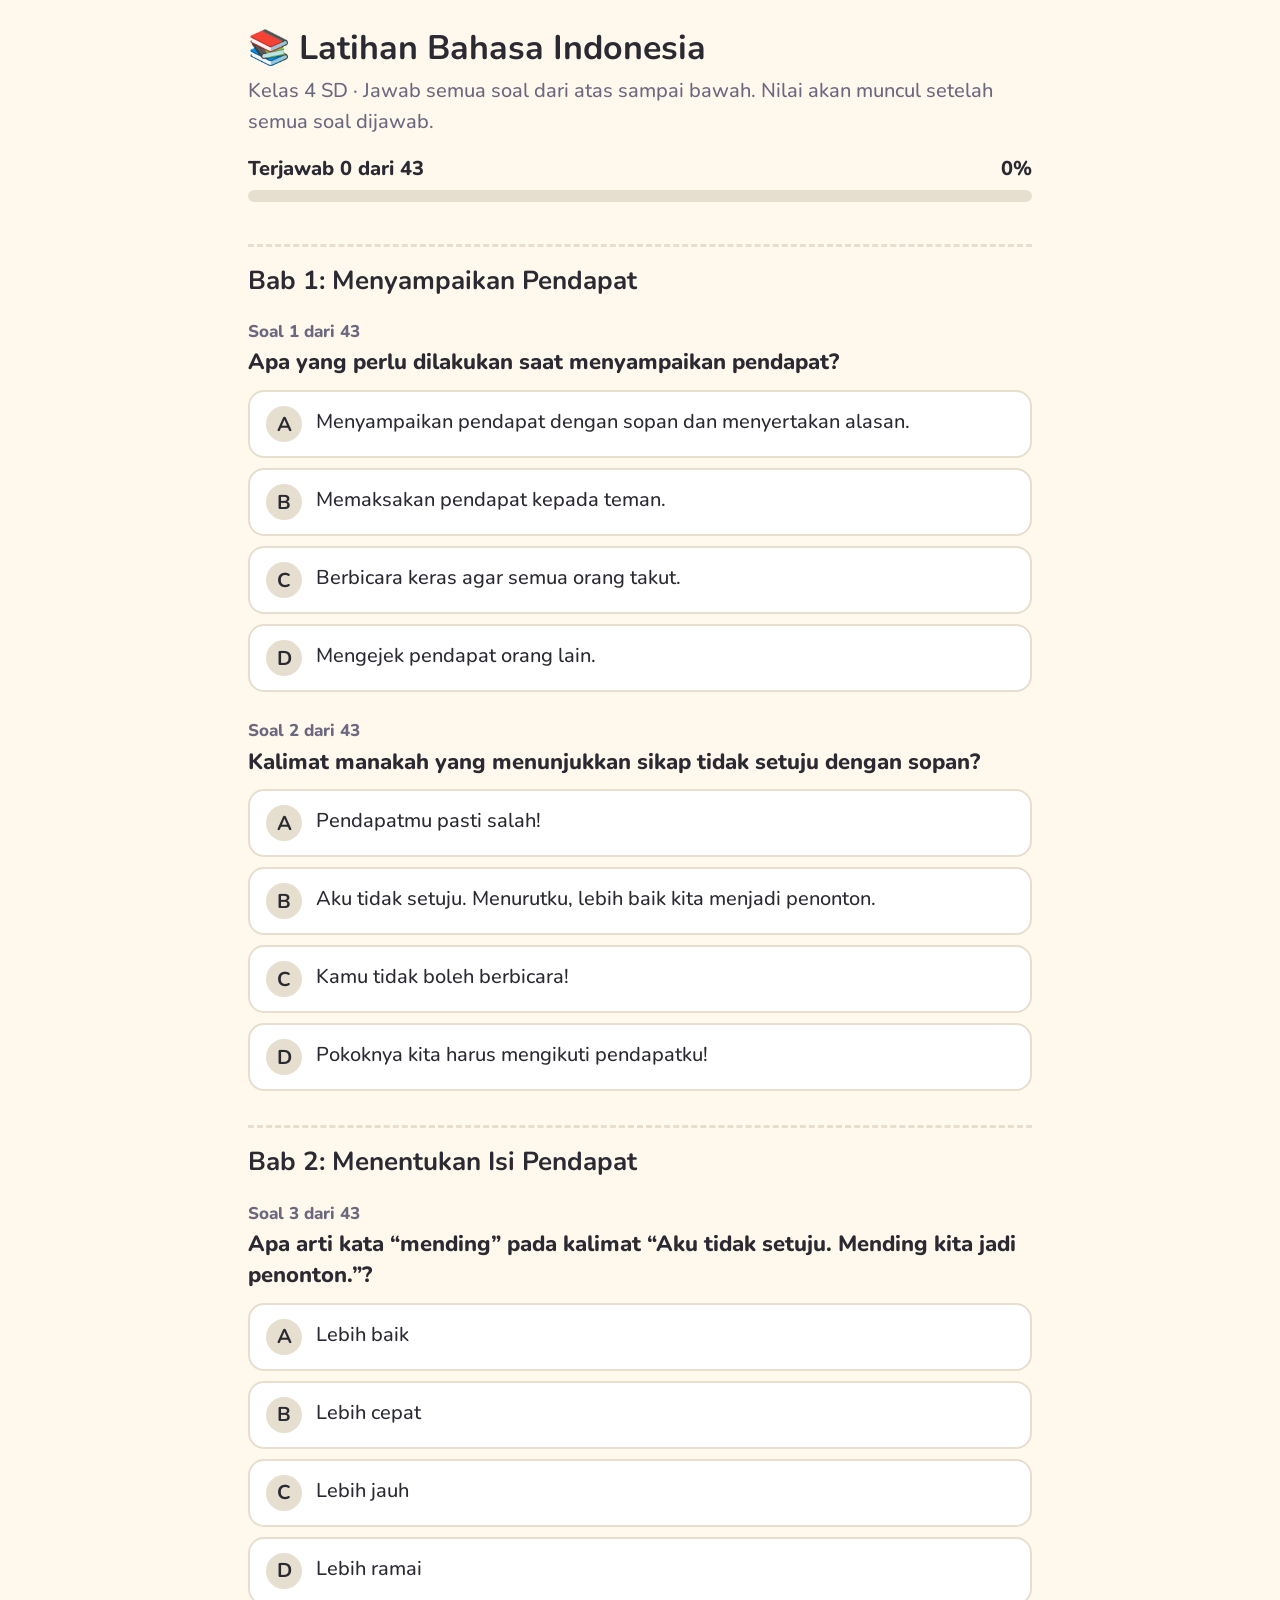
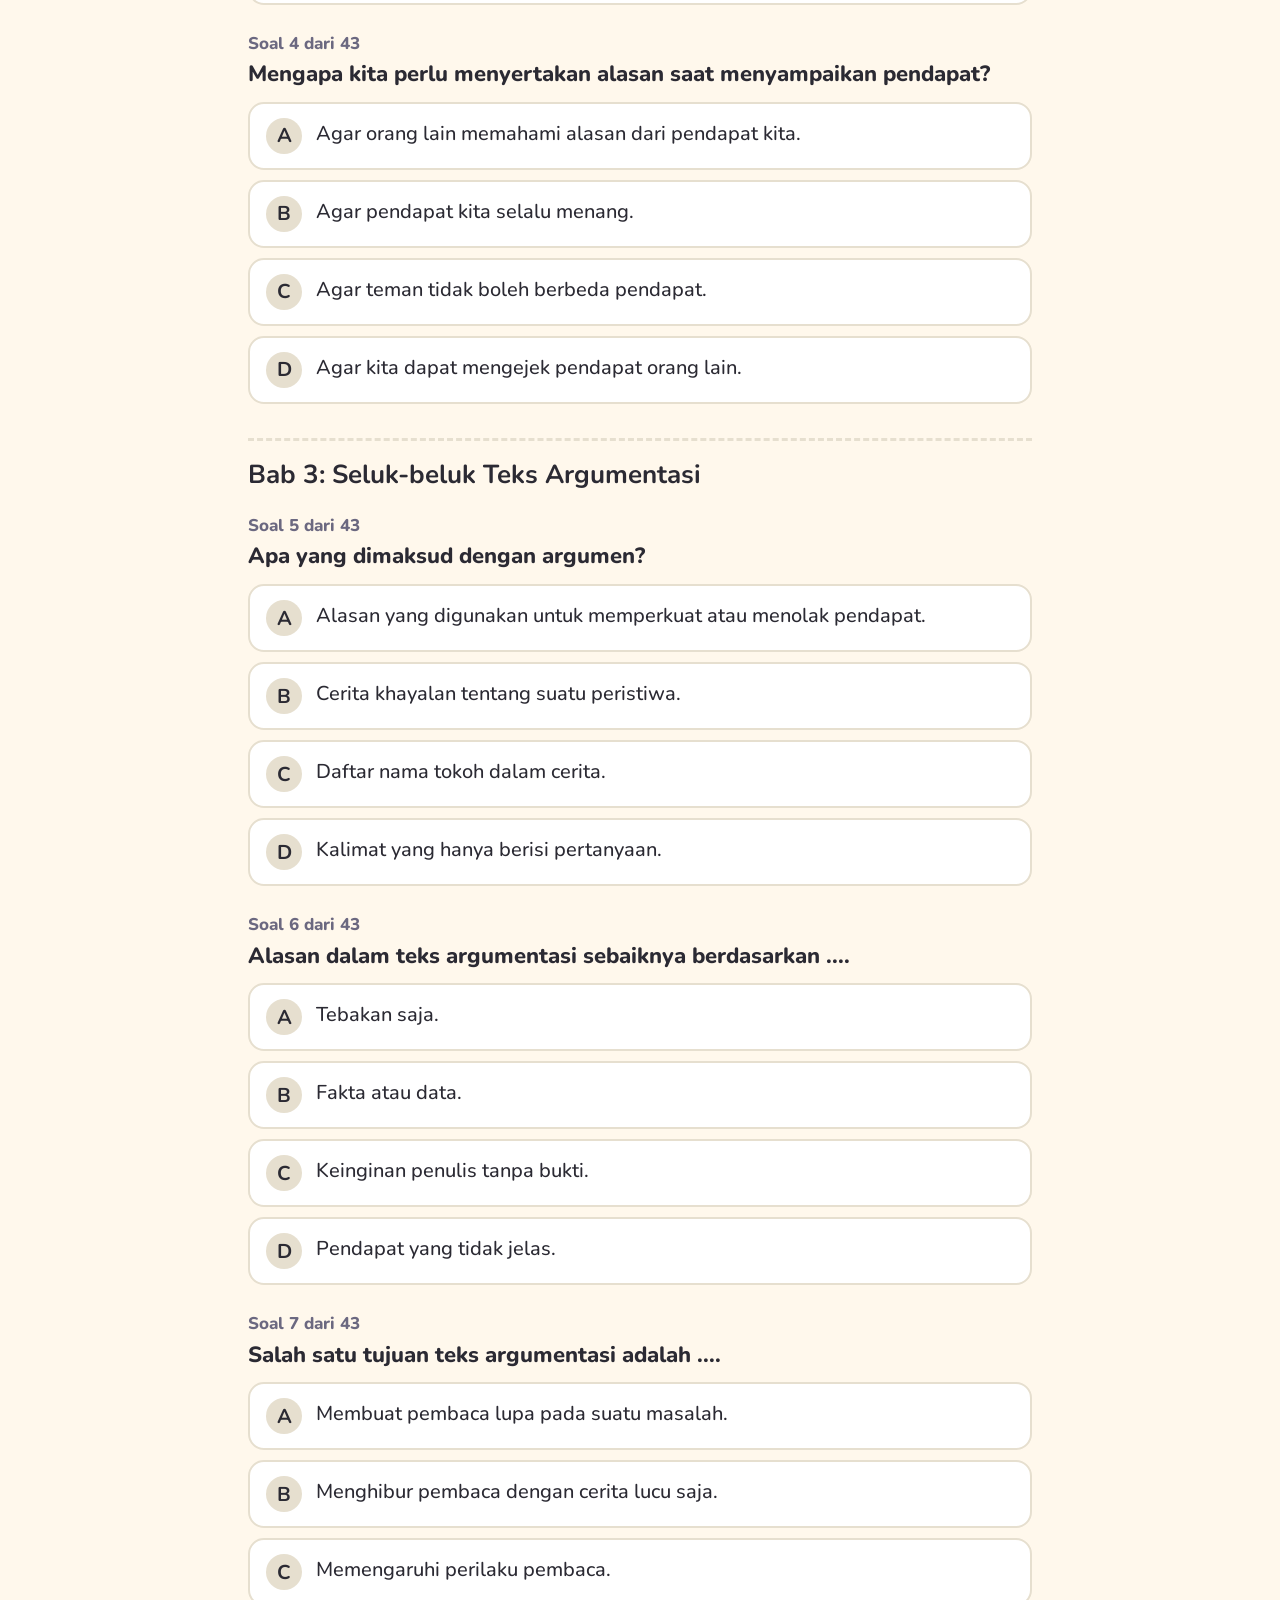
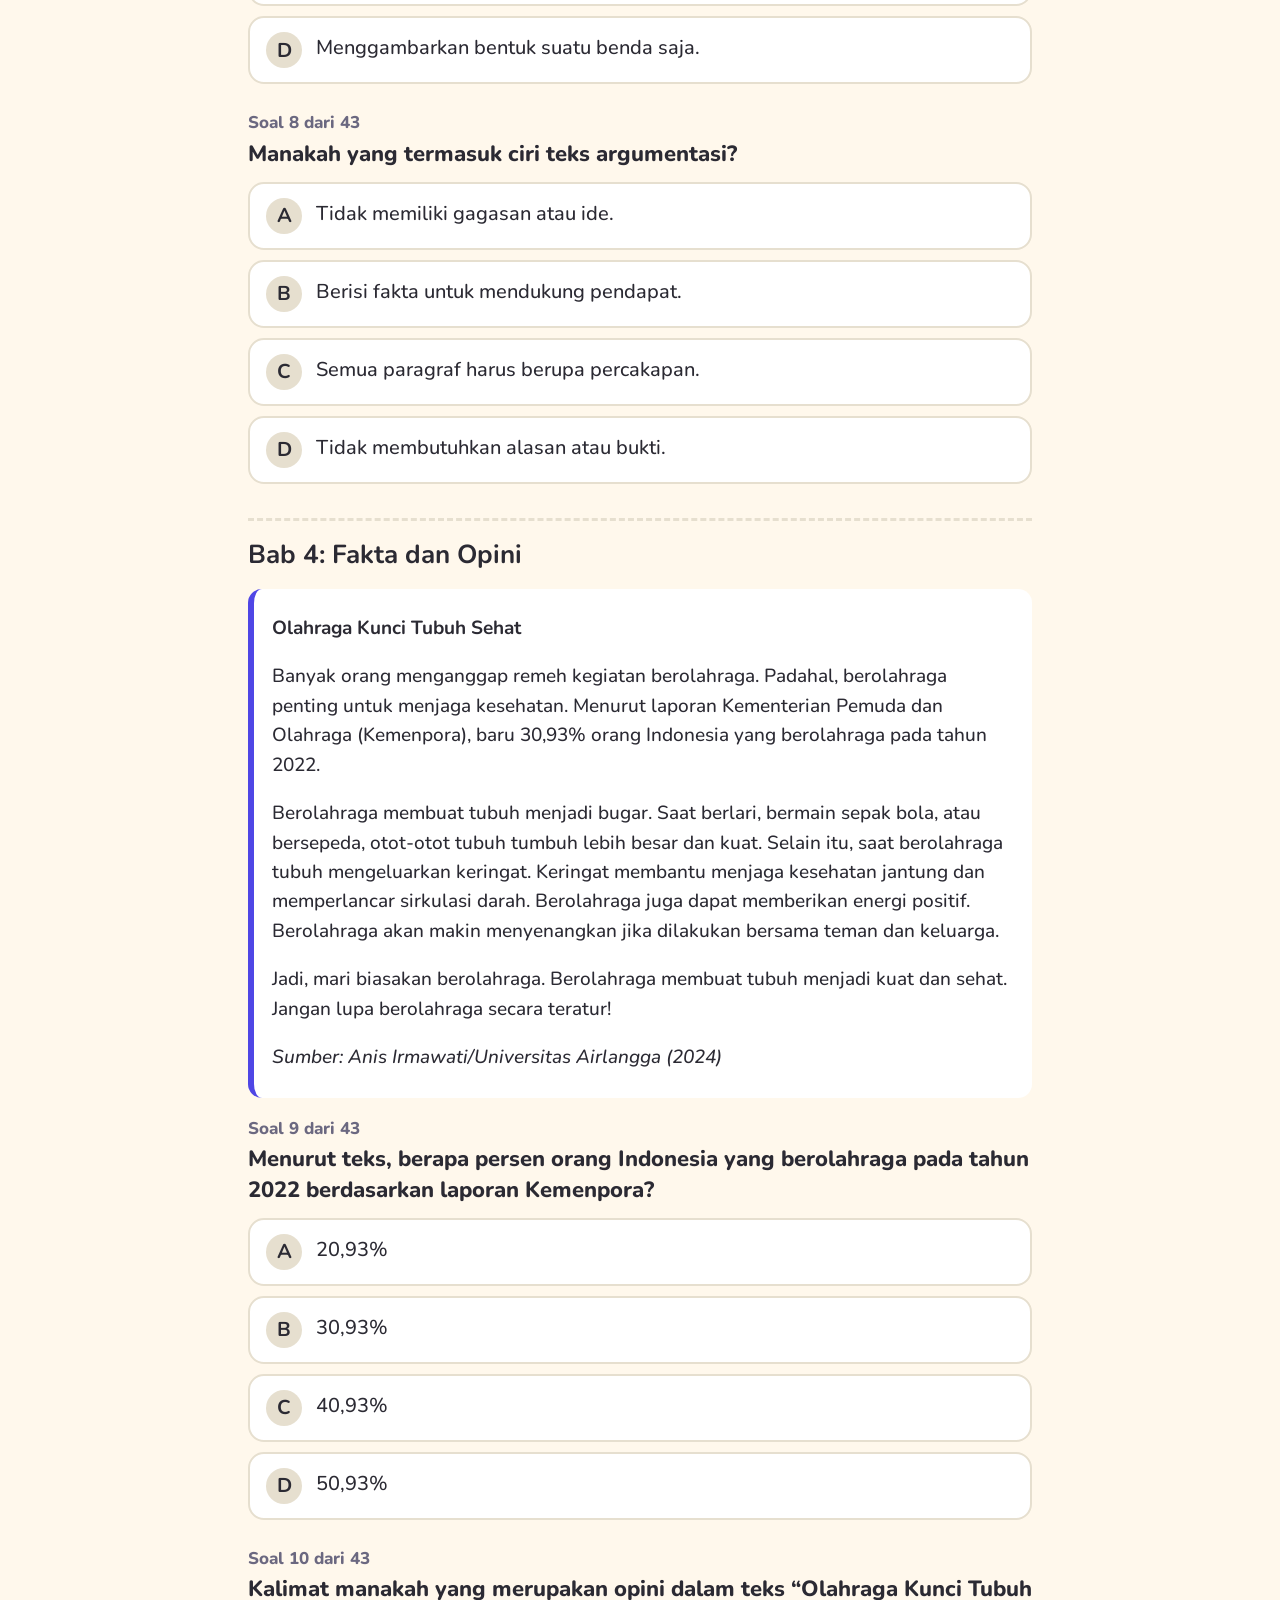
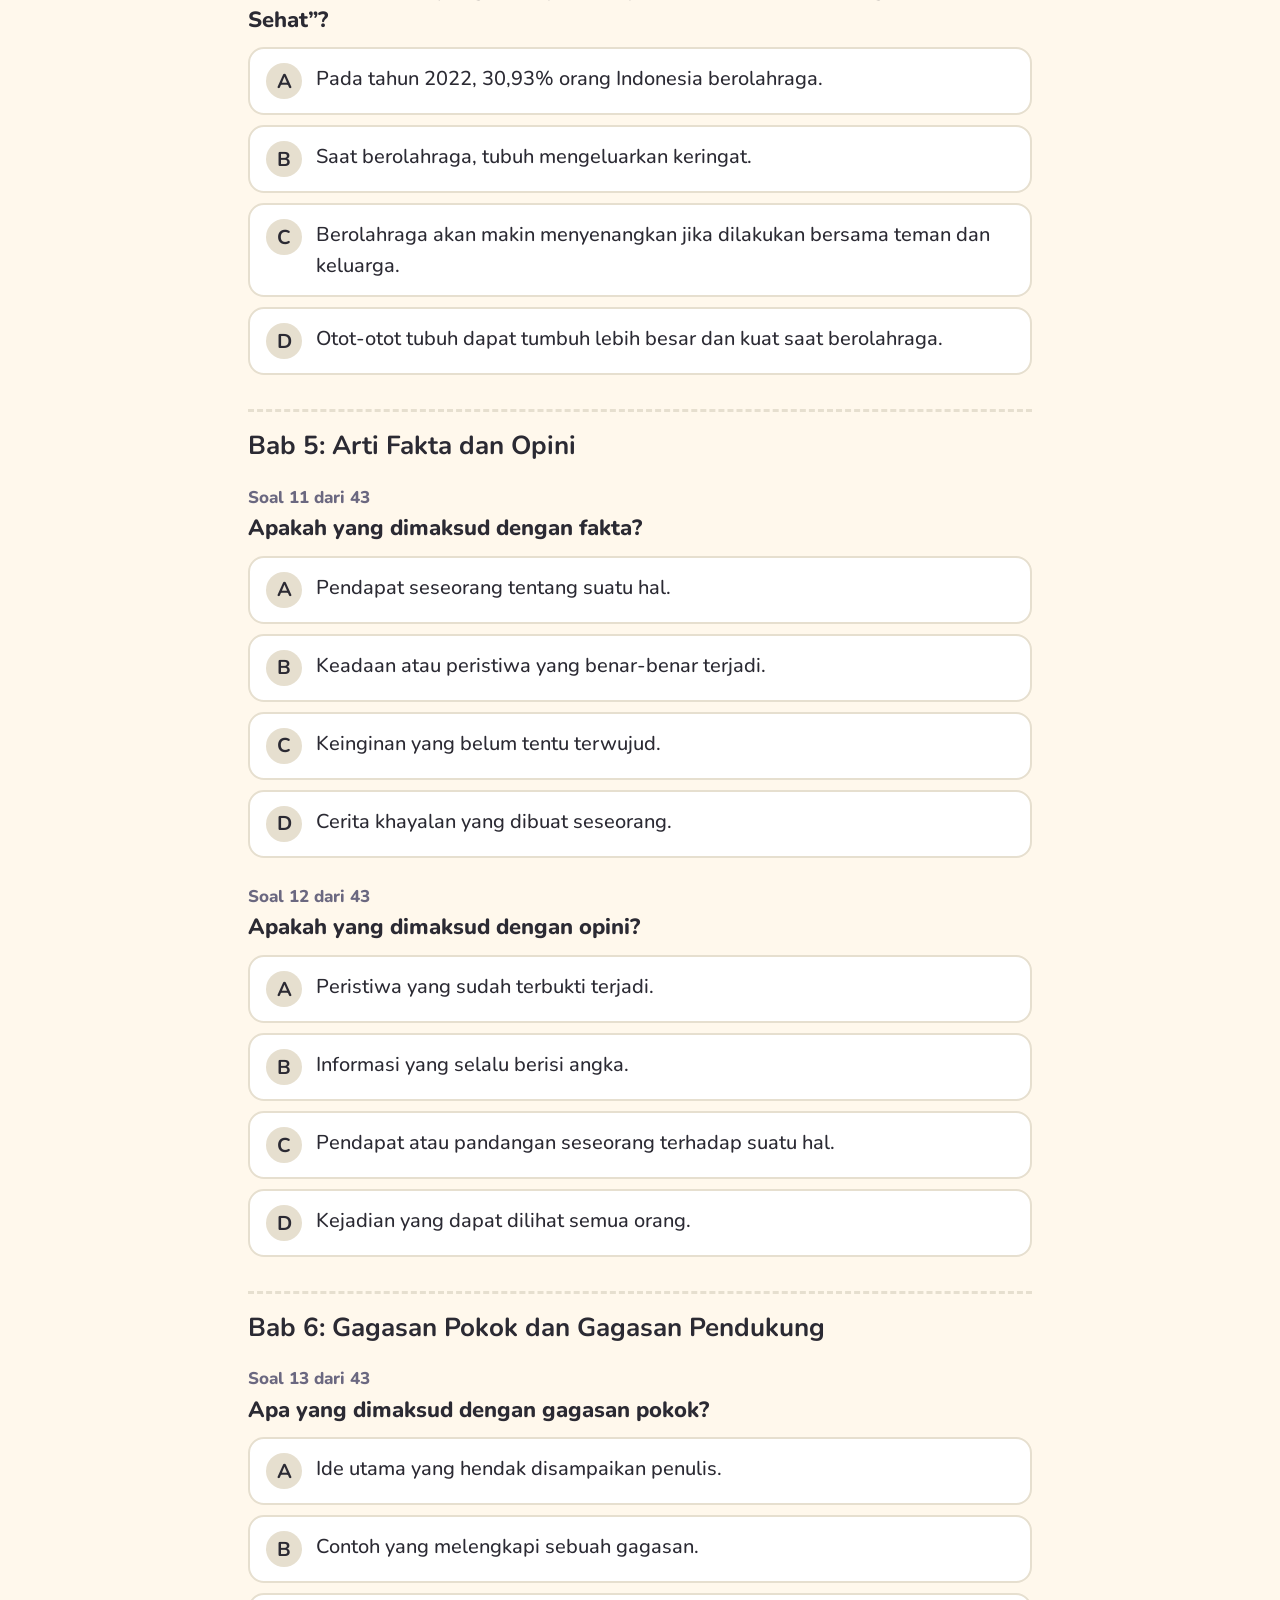
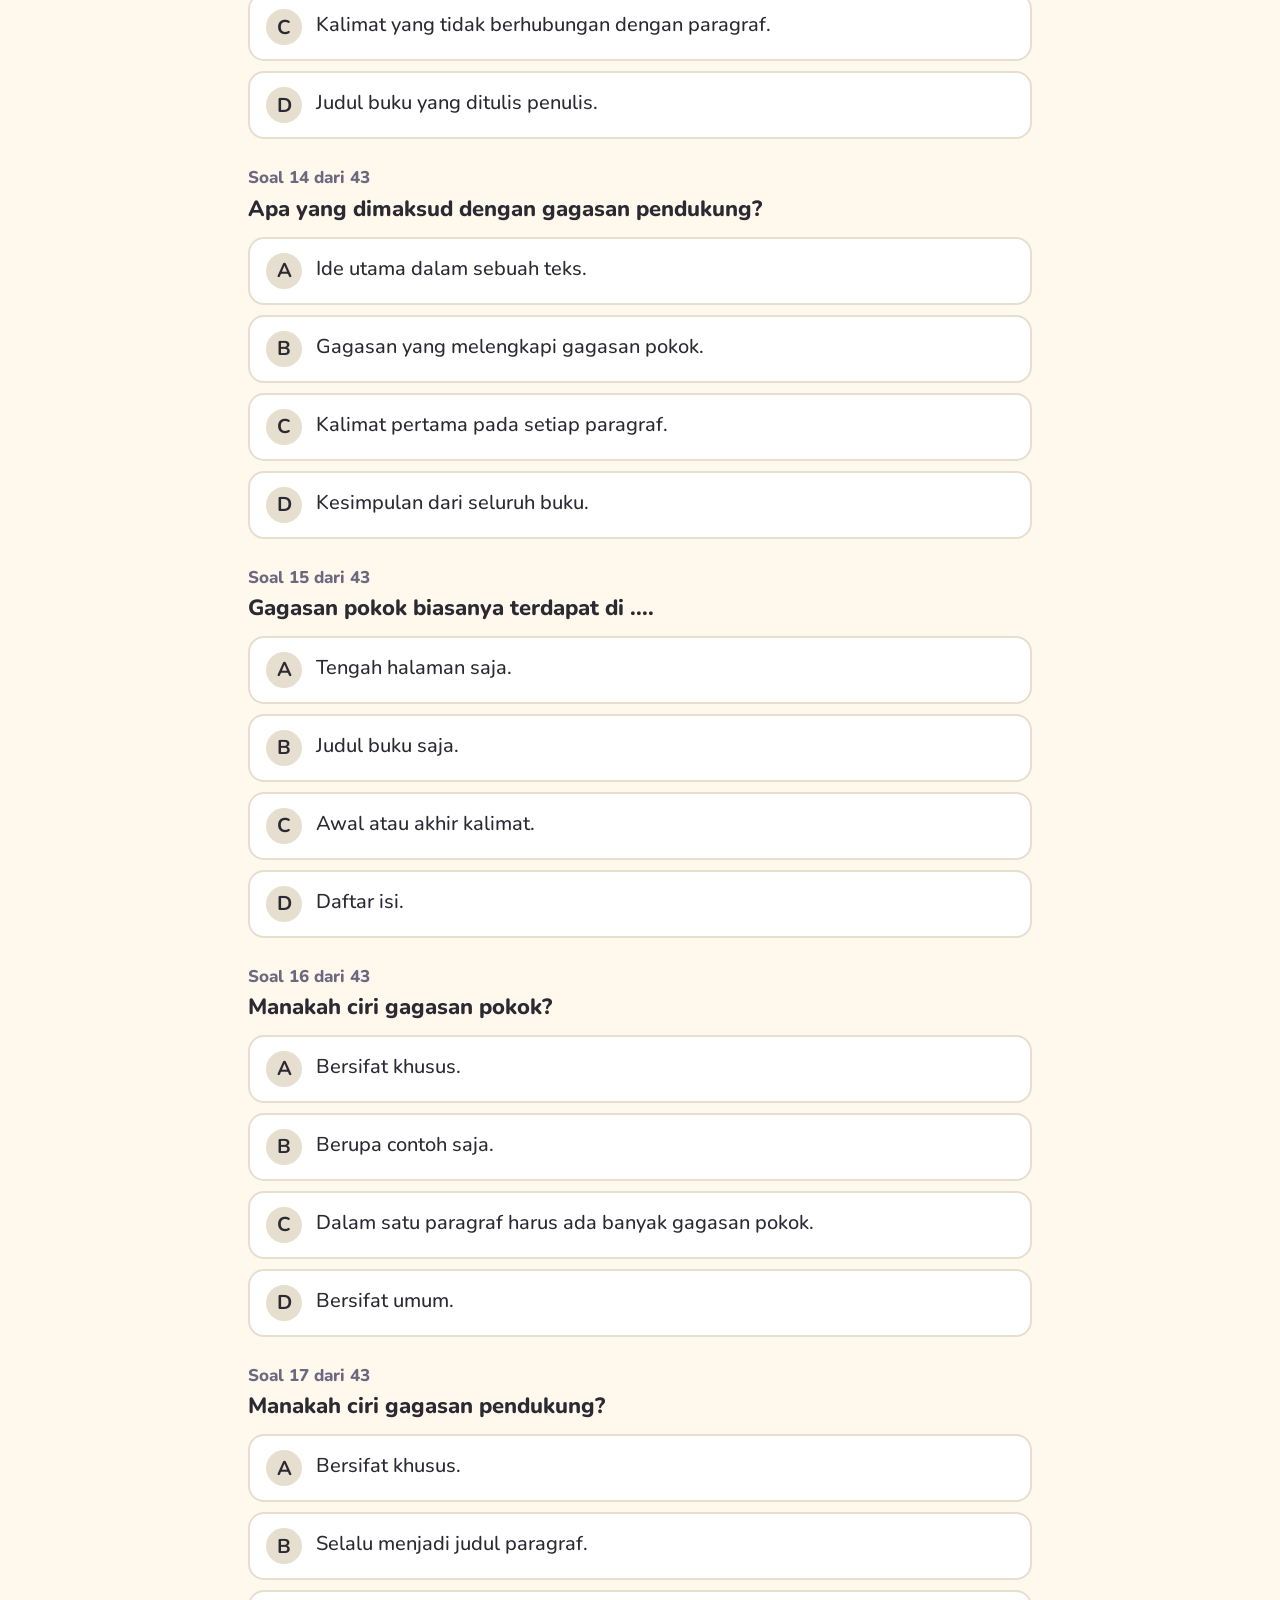
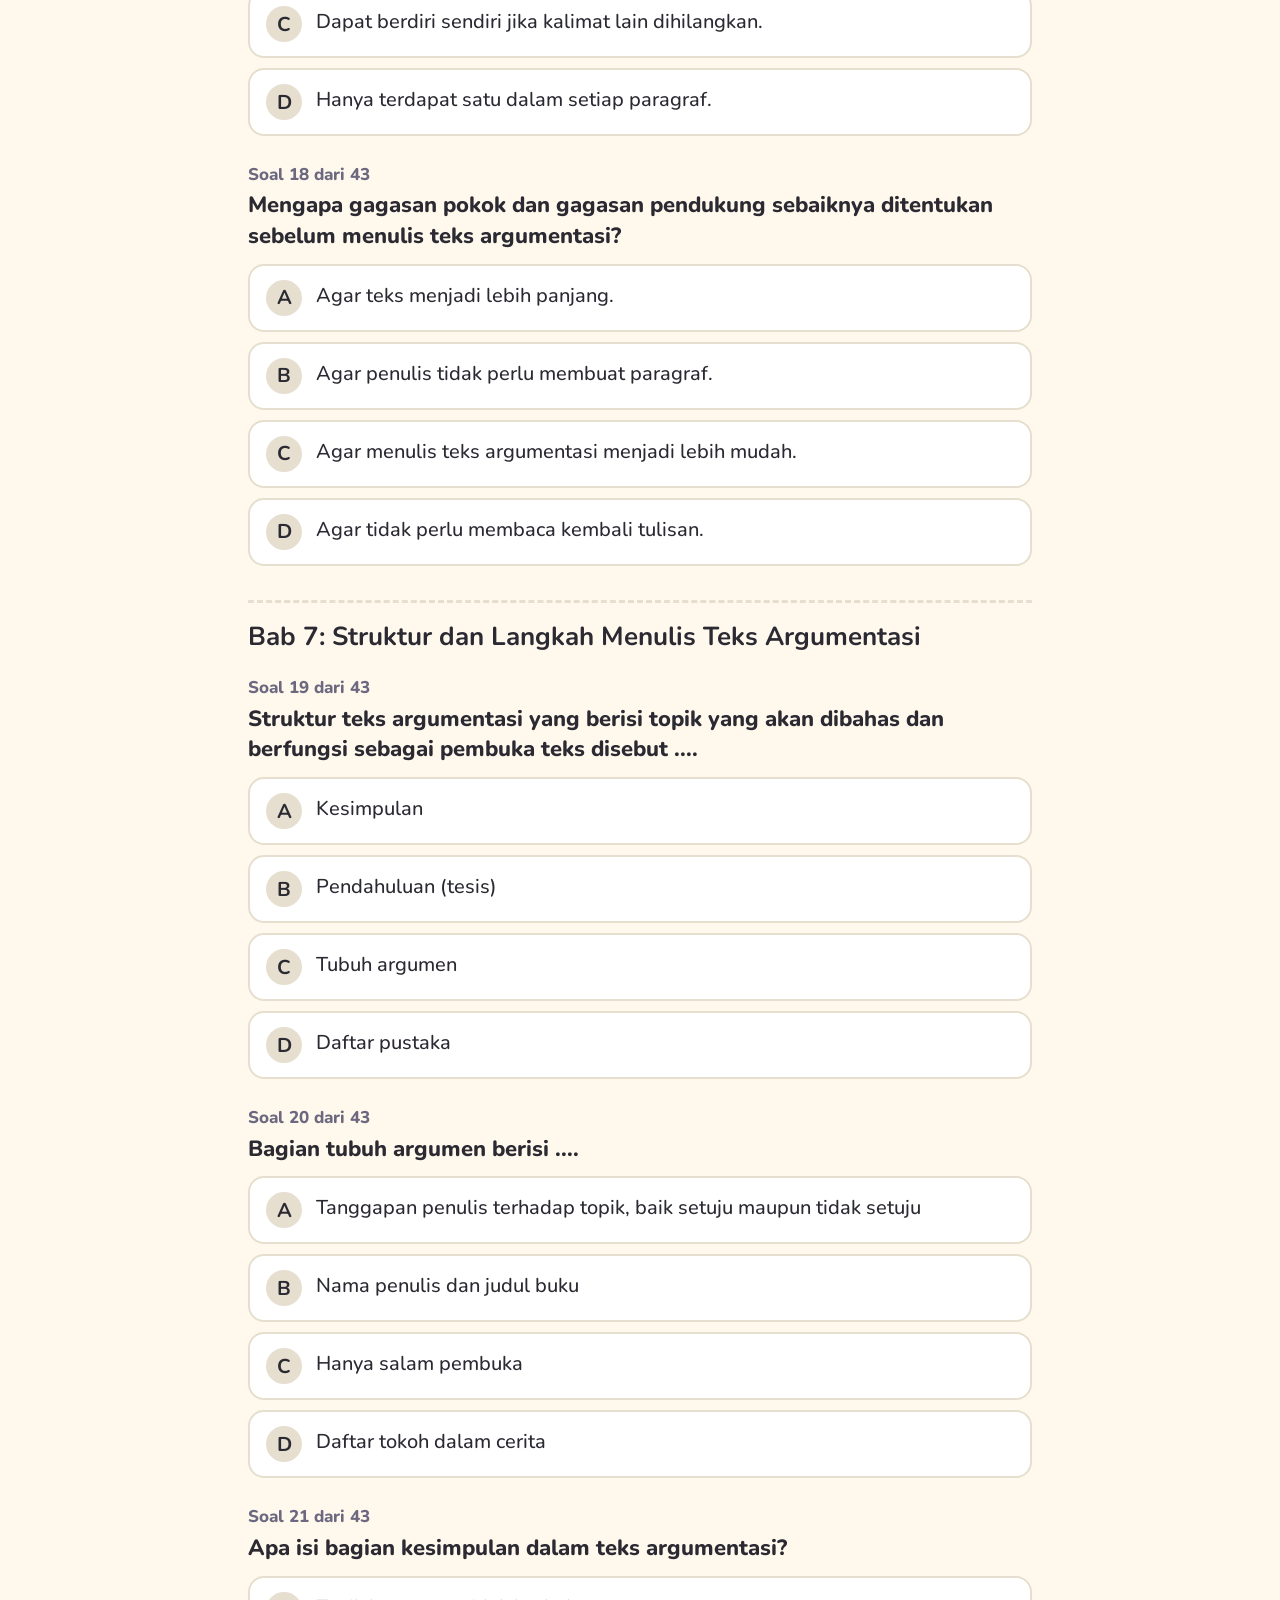
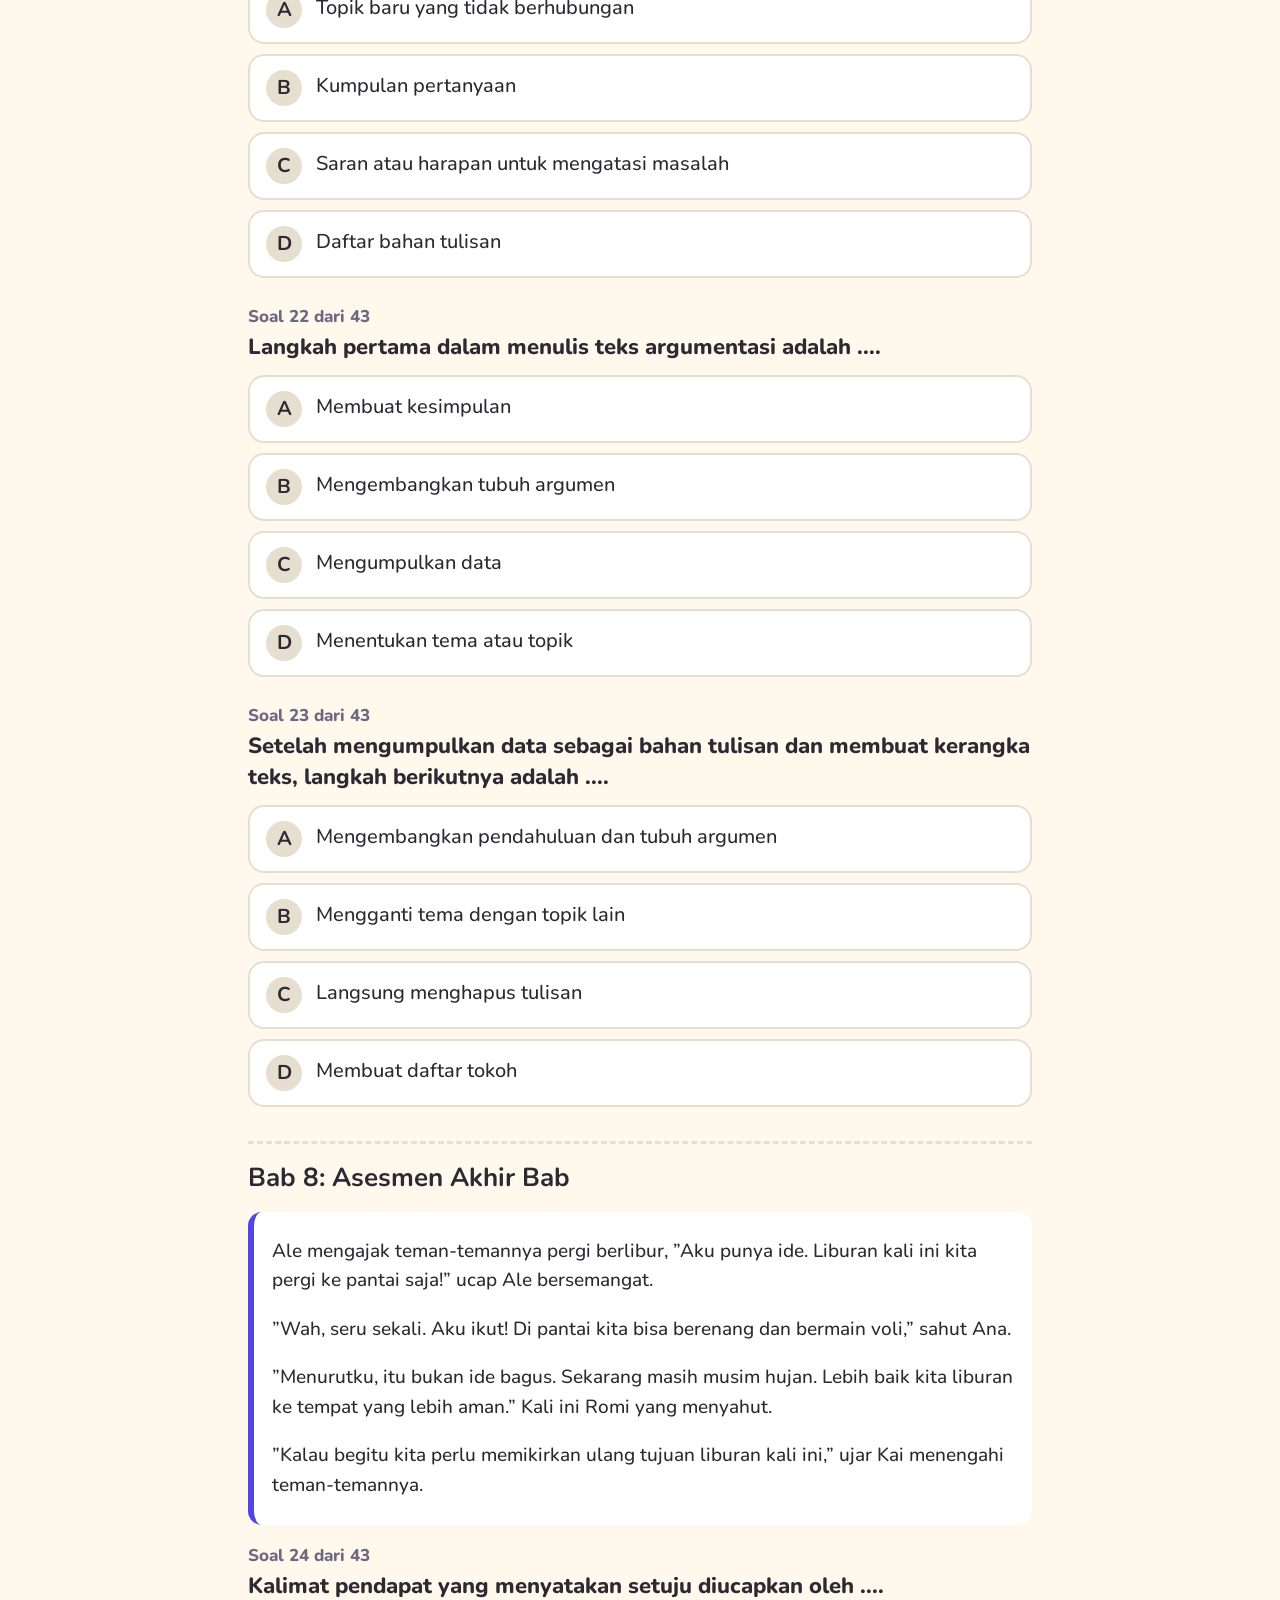
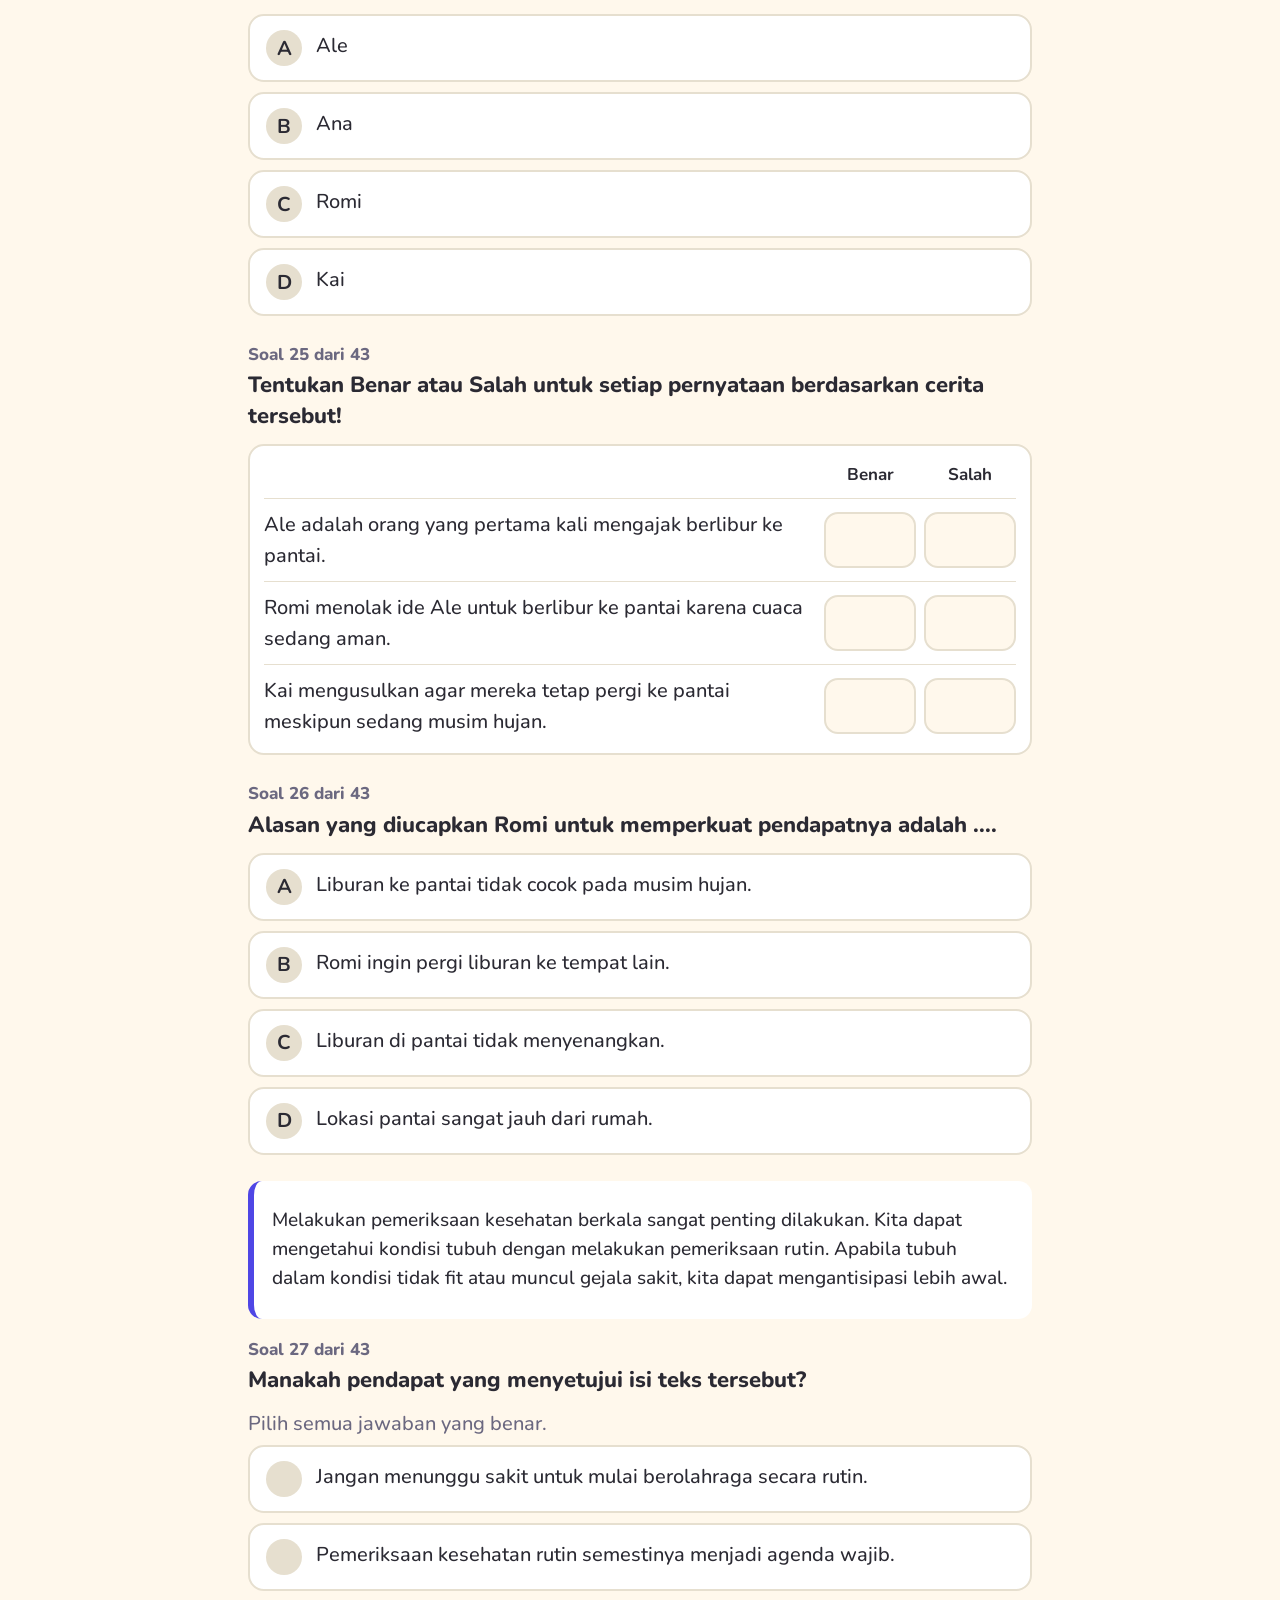
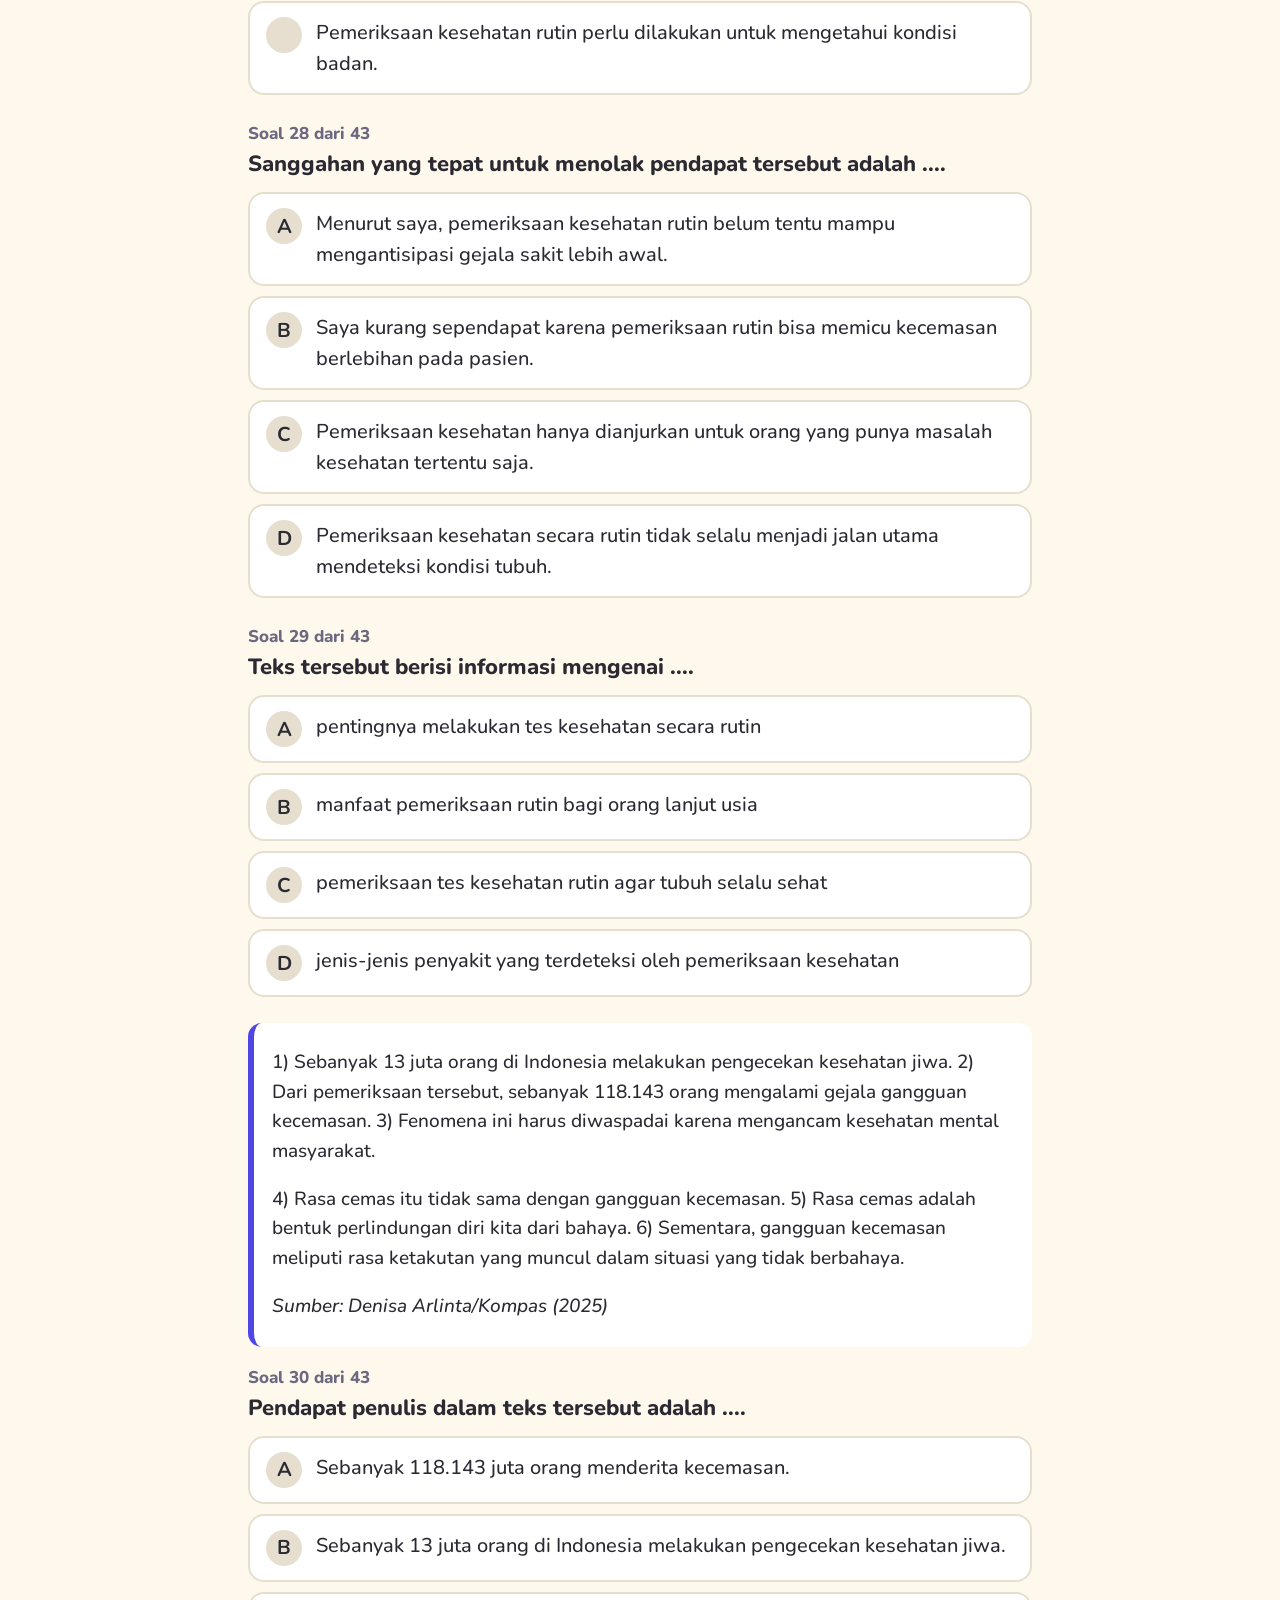
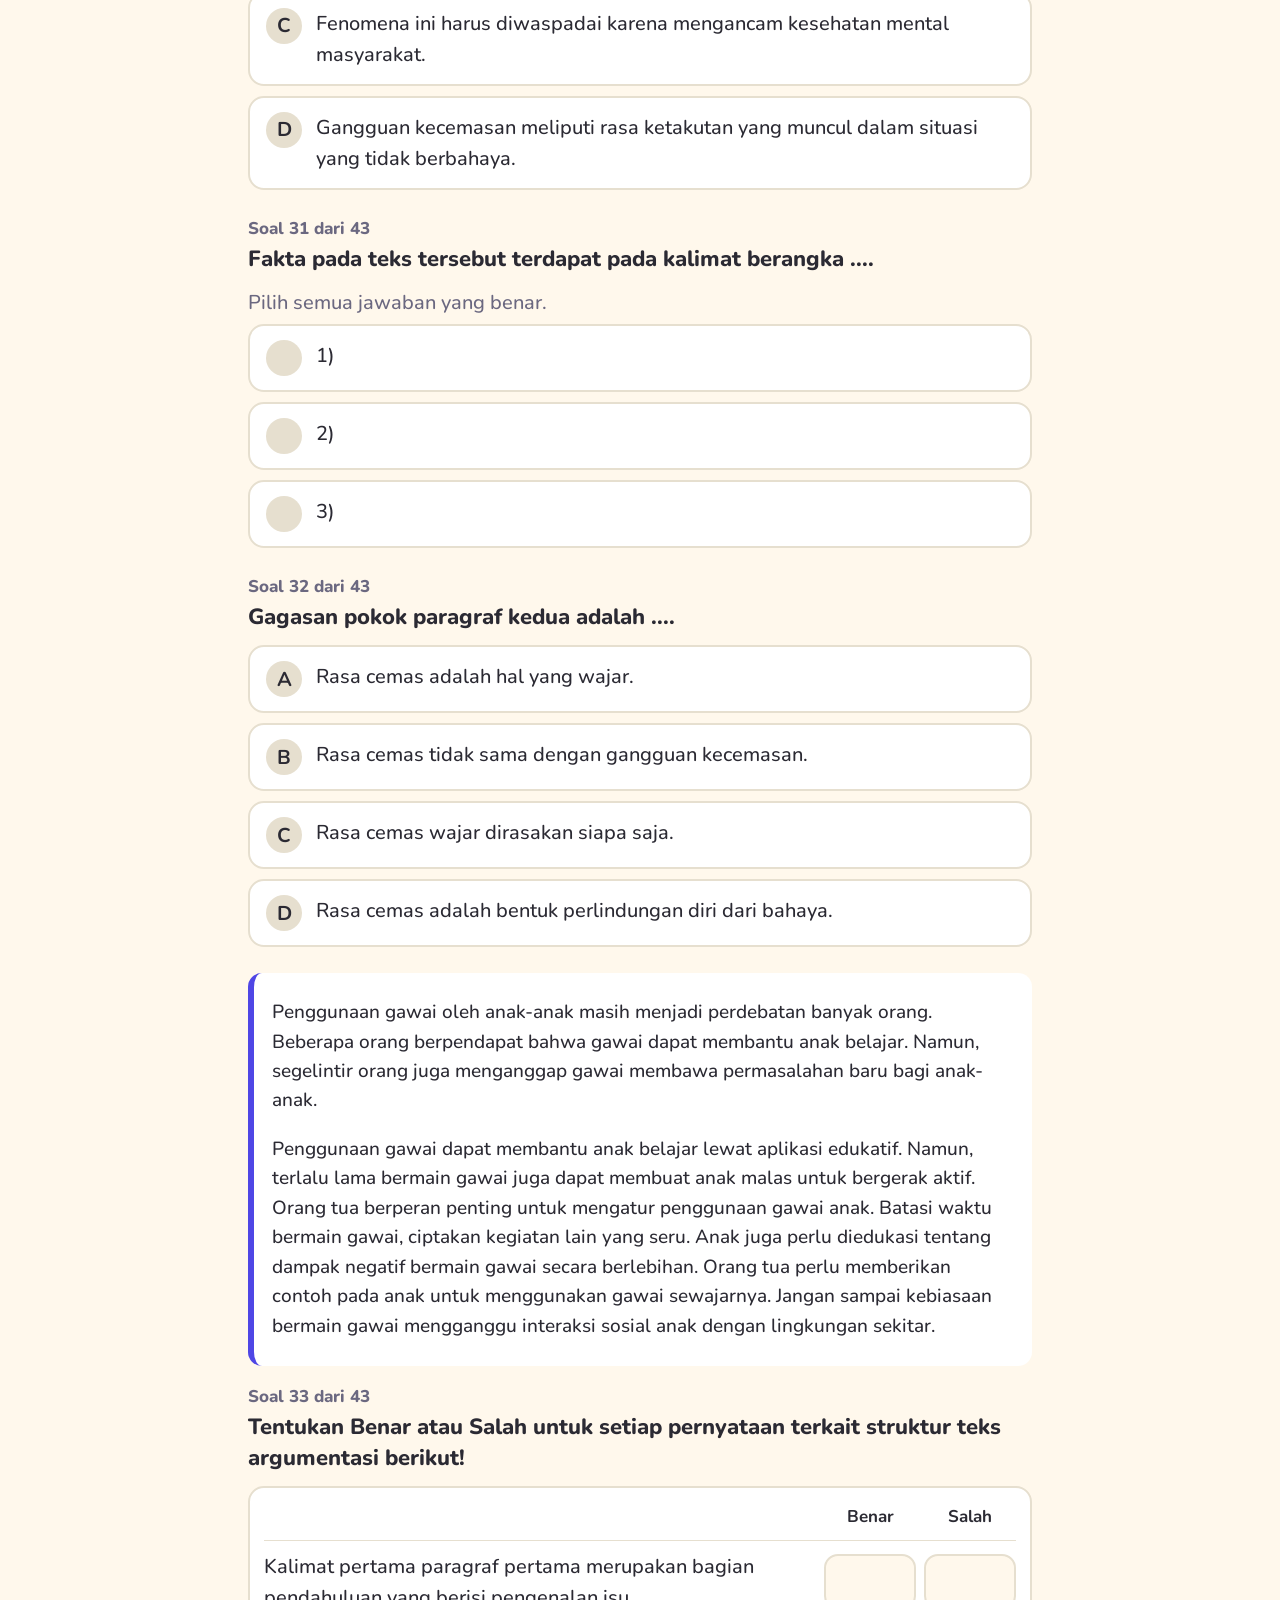
<file: index.html>
<!DOCTYPE html>
<html lang="id"><head><meta charset="utf-8">
<meta name="viewport" content="width=device-width, initial-scale=1, viewport-fit=cover">
<title>Latihan Bahasa Indonesia Kelas 4</title>
<link href="https://fonts.googleapis.com/css2?family=Nunito:wght@500;700;800&display=swap" rel="stylesheet">
<style>
:root{--bg:#fff8ec;--card:#fff;--ink:#2b2a33;--mut:#6b6880;--pri:#4f46e5;--pri-ink:#fff;--line:#e6dfcf;--sel:#e0e7ff;--ok:#15803d;--no:#b91c1c;color-scheme:light dark;box-sizing:border-box;padding-top:env(safe-area-inset-top,0px);padding-bottom:env(safe-area-inset-bottom,0px)}
@media(prefers-color-scheme:dark){:root:not([data-theme="light"]){--bg:#1b1a24;--card:#262535;--ink:#f1f0f7;--mut:#a9a6c0;--pri:#8b85ff;--pri-ink:#16151f;--line:#3a3950;--sel:#34336b;--ok:#4ade80;--no:#f87171}}
:root[data-theme="dark"]{--bg:#1b1a24;--card:#262535;--ink:#f1f0f7;--mut:#a9a6c0;--pri:#8b85ff;--pri-ink:#16151f;--line:#3a3950;--sel:#34336b;--ok:#4ade80;--no:#f87171}
*{box-sizing:border-box}html{scroll-padding-top:env(safe-area-inset-top,0px)}
body{margin:0;background:var(--bg);color:var(--ink);font:500 20px/1.55 Nunito,system-ui,sans-serif;-webkit-tap-highlight-color:transparent}
#app{max-width:820px;margin:0 auto;padding:20px 18px 40px}
h1{font-size:34px;margin:8px 0 4px;line-height:1.2}.mut{color:var(--mut);margin:6px 0}
.grid{display:grid;grid-template-columns:repeat(auto-fit,minmax(240px,1fr));gap:14px;margin-top:18px}
button{font:inherit;color:inherit;cursor:pointer}
.card{background:var(--card);border:2px solid var(--line);border-radius:20px;padding:18px;text-align:left;display:flex;flex-direction:column;gap:4px;min-height:130px}
.card .num{width:40px;height:40px;border-radius:50%;background:var(--pri);color:var(--pri-ink);display:grid;place-items:center;font-weight:800}
.card b{font-size:21px;line-height:1.3}.card small{color:var(--mut)}
.sticky{position:sticky;top:env(safe-area-inset-top,0px);z-index:5;background:var(--bg);padding:10px 0 8px;margin-top:6px}
.sticky .row{display:flex;justify-content:space-between;font-weight:800}
.bar{height:12px;background:var(--line);border-radius:9px;margin-top:6px;overflow:hidden}.bar i{display:block;height:100%;width:0;background:var(--pri);transition:width .3s}
h2{font-size:26px;margin:34px 0 6px;padding-top:14px;border-top:3px dashed var(--line)}
.qb{margin:18px 0 26px}.qn{color:var(--mut);font-weight:800;font-size:17px}
.pass{background:var(--card);border-left:6px solid var(--pri);border-radius:14px;padding:6px 18px;margin:14px 0;font-size:19px}
.q{font-size:22px;font-weight:800;margin:2px 0 12px;line-height:1.4}
.opt{display:flex;gap:14px;align-items:flex-start;width:100%;text-align:left;background:var(--card);border:2px solid var(--line);border-radius:16px;padding:14px 16px;margin:0 0 10px;min-height:62px}
.opt b{flex:none;width:36px;height:36px;border-radius:50%;background:var(--line);display:grid;place-items:center}
.opt.on{background:var(--sel);border-color:var(--pri)}.opt.on b{background:var(--pri);color:var(--pri-ink)}
.tf{background:var(--card);border:2px solid var(--line);border-radius:16px;padding:6px 14px}
.th,.tr{display:grid;grid-template-columns:1fr 92px 92px;gap:8px;align-items:center;padding:10px 0}
.th{text-align:center;font-size:17px}.tr{border-top:1px solid var(--line)}
.pick{height:56px;border:2px solid var(--line);border-radius:14px;background:var(--bg);font-size:26px;font-weight:800}
.pick.on{background:var(--pri);border-color:var(--pri);color:var(--pri-ink)}
.nav{display:flex;justify-content:center;gap:12px;flex-wrap:wrap;margin-top:26px}
.btn{background:var(--pri);color:var(--pri-ink);border:0;border-radius:16px;padding:16px 26px;font-weight:800;font-size:21px;min-height:60px}
.btn.sec{background:var(--card);color:var(--ink);border:2px solid var(--line)}.btn:disabled{opacity:.4;cursor:default}
.qb.good{border-left:6px solid var(--ok);padding-left:14px}.qb.bad{border-left:6px solid var(--no);padding-left:14px}
.bd{margin-left:10px;font-weight:800}.bd.ok{color:var(--ok)}.bd.no{color:var(--no)}.rev .opt,.rev .pick{pointer-events:none}
.opt.key,.pick.key{border-color:var(--ok);box-shadow:0 0 0 2px var(--ok) inset}.pick.key{color:var(--ok)}
.opt.wrong{border-color:var(--no)}.opt.wrong b,.pick.wrong{background:var(--no);border-color:var(--no);color:#fff}
.tag{display:block;color:var(--ok);font-weight:800;font-style:normal;font-size:17px}
.res{text-align:center;padding-top:20px}.big{font-size:72px;font-weight:800;margin:6px 0;line-height:1.1}.stars{font-size:46px;letter-spacing:6px}
</style></head><body><div id="app"></div>
<script>
const D=[{"id": 1, "t": "Menyampaikan Pendapat", "q": [{"n": 1, "t": "Apa yang perlu dilakukan saat menyampaikan pendapat?", "y": "c", "o": ["Menyampaikan pendapat dengan sopan dan menyertakan alasan.", "Memaksakan pendapat kepada teman.", "Berbicara keras agar semua orang takut.", "Mengejek pendapat orang lain."]}, {"n": 2, "t": "Kalimat manakah yang menunjukkan sikap tidak setuju dengan sopan?", "y": "c", "o": ["Pendapatmu pasti salah!", "Aku tidak setuju. Menurutku, lebih baik kita menjadi penonton.", "Kamu tidak boleh berbicara!", "Pokoknya kita harus mengikuti pendapatku!"]}]}, {"id": 2, "t": "Menentukan Isi Pendapat", "q": [{"n": 1, "t": "Apa arti kata “mending” pada kalimat “Aku tidak setuju. Mending kita jadi penonton.”?", "y": "c", "o": ["Lebih baik", "Lebih cepat", "Lebih jauh", "Lebih ramai"]}, {"n": 2, "t": "Mengapa kita perlu menyertakan alasan saat menyampaikan pendapat?", "y": "c", "o": ["Agar orang lain memahami alasan dari pendapat kita.", "Agar pendapat kita selalu menang.", "Agar teman tidak boleh berbeda pendapat.", "Agar kita dapat mengejek pendapat orang lain."]}]}, {"id": 3, "t": "Seluk-beluk Teks Argumentasi", "q": [{"n": 1, "t": "Apa yang dimaksud dengan argumen?", "y": "c", "o": ["Alasan yang digunakan untuk memperkuat atau menolak pendapat.", "Cerita khayalan tentang suatu peristiwa.", "Daftar nama tokoh dalam cerita.", "Kalimat yang hanya berisi pertanyaan."]}, {"n": 2, "t": "Alasan dalam teks argumentasi sebaiknya berdasarkan ....", "y": "c", "o": ["Tebakan saja.", "Fakta atau data.", "Keinginan penulis tanpa bukti.", "Pendapat yang tidak jelas."]}, {"n": 3, "t": "Salah satu tujuan teks argumentasi adalah ....", "y": "c", "o": ["Membuat pembaca lupa pada suatu masalah.", "Menghibur pembaca dengan cerita lucu saja.", "Memengaruhi perilaku pembaca.", "Menggambarkan bentuk suatu benda saja."]}, {"n": 4, "t": "Manakah yang termasuk ciri teks argumentasi?", "y": "c", "o": ["Tidak memiliki gagasan atau ide.", "Berisi fakta untuk mendukung pendapat.", "Semua paragraf harus berupa percakapan.", "Tidak membutuhkan alasan atau bukti."]}]}, {"id": 4, "t": "Fakta dan Opini", "q": [{"n": 1, "t": "Menurut teks, berapa persen orang Indonesia yang berolahraga pada tahun 2022 berdasarkan laporan Kemenpora?", "y": "c", "o": ["20,93%", "30,93%", "40,93%", "50,93%"], "p": "<p><b>Olahraga Kunci Tubuh Sehat</b></p><p>Banyak orang menganggap remeh kegiatan berolahraga. Padahal, berolahraga penting untuk menjaga kesehatan. Menurut laporan Kementerian Pemuda dan Olahraga (Kemenpora), baru 30,93% orang Indonesia yang berolahraga pada tahun 2022.</p><p>Berolahraga membuat tubuh menjadi bugar. Saat berlari, bermain sepak bola, atau bersepeda, otot-otot tubuh tumbuh lebih besar dan kuat. Selain itu, saat berolahraga tubuh mengeluarkan keringat. Keringat membantu menjaga kesehatan jantung dan memperlancar sirkulasi darah. Berolahraga juga dapat memberikan energi positif. Berolahraga akan makin menyenangkan jika dilakukan bersama teman dan keluarga.</p><p>Jadi, mari biasakan berolahraga. Berolahraga membuat tubuh menjadi kuat dan sehat. Jangan lupa berolahraga secara teratur!</p><p><i>Sumber: Anis Irmawati/Universitas Airlangga (2024)</i></p>"}, {"n": 2, "t": "Kalimat manakah yang merupakan opini dalam teks “Olahraga Kunci Tubuh Sehat”?", "y": "c", "o": ["Pada tahun 2022, 30,93% orang Indonesia berolahraga.", "Saat berolahraga, tubuh mengeluarkan keringat.", "Berolahraga akan makin menyenangkan jika dilakukan bersama teman dan keluarga.", "Otot-otot tubuh dapat tumbuh lebih besar dan kuat saat berolahraga."], "p": "<p><b>Olahraga Kunci Tubuh Sehat</b></p><p>Banyak orang menganggap remeh kegiatan berolahraga. Padahal, berolahraga penting untuk menjaga kesehatan. Menurut laporan Kementerian Pemuda dan Olahraga (Kemenpora), baru 30,93% orang Indonesia yang berolahraga pada tahun 2022.</p><p>Berolahraga membuat tubuh menjadi bugar. Saat berlari, bermain sepak bola, atau bersepeda, otot-otot tubuh tumbuh lebih besar dan kuat. Selain itu, saat berolahraga tubuh mengeluarkan keringat. Keringat membantu menjaga kesehatan jantung dan memperlancar sirkulasi darah. Berolahraga juga dapat memberikan energi positif. Berolahraga akan makin menyenangkan jika dilakukan bersama teman dan keluarga.</p><p>Jadi, mari biasakan berolahraga. Berolahraga membuat tubuh menjadi kuat dan sehat. Jangan lupa berolahraga secara teratur!</p><p><i>Sumber: Anis Irmawati/Universitas Airlangga (2024)</i></p>"}]}, {"id": 5, "t": "Arti Fakta dan Opini", "q": [{"n": 1, "t": "Apakah yang dimaksud dengan fakta?", "y": "c", "o": ["Pendapat seseorang tentang suatu hal.", "Keadaan atau peristiwa yang benar-benar terjadi.", "Keinginan yang belum tentu terwujud.", "Cerita khayalan yang dibuat seseorang."]}, {"n": 2, "t": "Apakah yang dimaksud dengan opini?", "y": "c", "o": ["Peristiwa yang sudah terbukti terjadi.", "Informasi yang selalu berisi angka.", "Pendapat atau pandangan seseorang terhadap suatu hal.", "Kejadian yang dapat dilihat semua orang."]}]}, {"id": 6, "t": "Gagasan Pokok dan Gagasan Pendukung", "q": [{"n": 1, "t": "Apa yang dimaksud dengan gagasan pokok?", "y": "c", "o": ["Ide utama yang hendak disampaikan penulis.", "Contoh yang melengkapi sebuah gagasan.", "Kalimat yang tidak berhubungan dengan paragraf.", "Judul buku yang ditulis penulis."]}, {"n": 2, "t": "Apa yang dimaksud dengan gagasan pendukung?", "y": "c", "o": ["Ide utama dalam sebuah teks.", "Gagasan yang melengkapi gagasan pokok.", "Kalimat pertama pada setiap paragraf.", "Kesimpulan dari seluruh buku."]}, {"n": 3, "t": "Gagasan pokok biasanya terdapat di ....", "y": "c", "o": ["Tengah halaman saja.", "Judul buku saja.", "Awal atau akhir kalimat.", "Daftar isi."]}, {"n": 4, "t": "Manakah ciri gagasan pokok?", "y": "c", "o": ["Bersifat khusus.", "Berupa contoh saja.", "Dalam satu paragraf harus ada banyak gagasan pokok.", "Bersifat umum."]}, {"n": 5, "t": "Manakah ciri gagasan pendukung?", "y": "c", "o": ["Bersifat khusus.", "Selalu menjadi judul paragraf.", "Dapat berdiri sendiri jika kalimat lain dihilangkan.", "Hanya terdapat satu dalam setiap paragraf."]}, {"n": 6, "t": "Mengapa gagasan pokok dan gagasan pendukung sebaiknya ditentukan sebelum menulis teks argumentasi?", "y": "c", "o": ["Agar teks menjadi lebih panjang.", "Agar penulis tidak perlu membuat paragraf.", "Agar menulis teks argumentasi menjadi lebih mudah.", "Agar tidak perlu membaca kembali tulisan."]}]}, {"id": 7, "t": "Struktur dan Langkah Menulis Teks Argumentasi", "q": [{"n": 1, "t": "Struktur teks argumentasi yang berisi topik yang akan dibahas dan berfungsi sebagai pembuka teks disebut ....", "y": "c", "o": ["Kesimpulan", "Pendahuluan (tesis)", "Tubuh argumen", "Daftar pustaka"]}, {"n": 2, "t": "Bagian tubuh argumen berisi ....", "y": "c", "o": ["Tanggapan penulis terhadap topik, baik setuju maupun tidak setuju", "Nama penulis dan judul buku", "Hanya salam pembuka", "Daftar tokoh dalam cerita"]}, {"n": 3, "t": "Apa isi bagian kesimpulan dalam teks argumentasi?", "y": "c", "o": ["Topik baru yang tidak berhubungan", "Kumpulan pertanyaan", "Saran atau harapan untuk mengatasi masalah", "Daftar bahan tulisan"]}, {"n": 4, "t": "Langkah pertama dalam menulis teks argumentasi adalah ....", "y": "c", "o": ["Membuat kesimpulan", "Mengembangkan tubuh argumen", "Mengumpulkan data", "Menentukan tema atau topik"]}, {"n": 5, "t": "Setelah mengumpulkan data sebagai bahan tulisan dan membuat kerangka teks, langkah berikutnya adalah ....", "y": "c", "o": ["Mengembangkan pendahuluan dan tubuh argumen", "Mengganti tema dengan topik lain", "Langsung menghapus tulisan", "Membuat daftar tokoh"]}]}, {"id": 8, "t": "Asesmen Akhir Bab", "q": [{"n": 1, "t": "Kalimat pendapat yang menyatakan setuju diucapkan oleh ....", "y": "c", "o": ["Ale", "Ana", "Romi", "Kai"], "p": "<p>Ale mengajak teman-temannya pergi berlibur, ”Aku punya ide. Liburan kali ini kita pergi ke pantai saja!” ucap Ale bersemangat.</p><p>”Wah, seru sekali. Aku ikut! Di pantai kita bisa berenang dan bermain voli,” sahut Ana.</p><p>”Menurutku, itu bukan ide bagus. Sekarang masih musim hujan. Lebih baik kita liburan ke tempat yang lebih aman.” Kali ini Romi yang menyahut.</p><p>”Kalau begitu kita perlu memikirkan ulang tujuan liburan kali ini,” ujar Kai menengahi teman-temannya.</p>"}, {"n": 2, "t": "Tentukan Benar atau Salah untuk setiap pernyataan berdasarkan cerita tersebut!", "y": "t", "o": ["Ale adalah orang yang pertama kali mengajak berlibur ke pantai.", "Romi menolak ide Ale untuk berlibur ke pantai karena cuaca sedang aman.", "Kai mengusulkan agar mereka tetap pergi ke pantai meskipun sedang musim hujan."], "p": "<p>Ale mengajak teman-temannya pergi berlibur, ”Aku punya ide. Liburan kali ini kita pergi ke pantai saja!” ucap Ale bersemangat.</p><p>”Wah, seru sekali. Aku ikut! Di pantai kita bisa berenang dan bermain voli,” sahut Ana.</p><p>”Menurutku, itu bukan ide bagus. Sekarang masih musim hujan. Lebih baik kita liburan ke tempat yang lebih aman.” Kali ini Romi yang menyahut.</p><p>”Kalau begitu kita perlu memikirkan ulang tujuan liburan kali ini,” ujar Kai menengahi teman-temannya.</p>", "h": ["Benar", "Salah"]}, {"n": 3, "t": "Alasan yang diucapkan Romi untuk memperkuat pendapatnya adalah ....", "y": "c", "o": ["Liburan ke pantai tidak cocok pada musim hujan.", "Romi ingin pergi liburan ke tempat lain.", "Liburan di pantai tidak menyenangkan.", "Lokasi pantai sangat jauh dari rumah."], "p": "<p>Ale mengajak teman-temannya pergi berlibur, ”Aku punya ide. Liburan kali ini kita pergi ke pantai saja!” ucap Ale bersemangat.</p><p>”Wah, seru sekali. Aku ikut! Di pantai kita bisa berenang dan bermain voli,” sahut Ana.</p><p>”Menurutku, itu bukan ide bagus. Sekarang masih musim hujan. Lebih baik kita liburan ke tempat yang lebih aman.” Kali ini Romi yang menyahut.</p><p>”Kalau begitu kita perlu memikirkan ulang tujuan liburan kali ini,” ujar Kai menengahi teman-temannya.</p>"}, {"n": 4, "t": "Manakah pendapat yang menyetujui isi teks tersebut?", "y": "m", "o": ["Jangan menunggu sakit untuk mulai berolahraga secara rutin.", "Pemeriksaan kesehatan rutin semestinya menjadi agenda wajib.", "Pemeriksaan kesehatan rutin perlu dilakukan untuk mengetahui kondisi badan."], "p": "<p>Melakukan pemeriksaan kesehatan berkala sangat penting dilakukan. Kita dapat mengetahui kondisi tubuh dengan melakukan pemeriksaan rutin. Apabila tubuh dalam kondisi tidak fit atau muncul gejala sakit, kita dapat mengantisipasi lebih awal.</p>"}, {"n": 5, "t": "Sanggahan yang tepat untuk menolak pendapat tersebut adalah ....", "y": "c", "o": ["Menurut saya, pemeriksaan kesehatan rutin belum tentu mampu mengantisipasi gejala sakit lebih awal.", "Saya kurang sependapat karena pemeriksaan rutin bisa memicu kecemasan berlebihan pada pasien.", "Pemeriksaan kesehatan hanya dianjurkan untuk orang yang punya masalah kesehatan tertentu saja.", "Pemeriksaan kesehatan secara rutin tidak selalu menjadi jalan utama mendeteksi kondisi tubuh."], "p": "<p>Melakukan pemeriksaan kesehatan berkala sangat penting dilakukan. Kita dapat mengetahui kondisi tubuh dengan melakukan pemeriksaan rutin. Apabila tubuh dalam kondisi tidak fit atau muncul gejala sakit, kita dapat mengantisipasi lebih awal.</p>"}, {"n": 6, "t": "Teks tersebut berisi informasi mengenai ....", "y": "c", "o": ["pentingnya melakukan tes kesehatan secara rutin", "manfaat pemeriksaan rutin bagi orang lanjut usia", "pemeriksaan tes kesehatan rutin agar tubuh selalu sehat", "jenis-jenis penyakit yang terdeteksi oleh pemeriksaan kesehatan"], "p": "<p>Melakukan pemeriksaan kesehatan berkala sangat penting dilakukan. Kita dapat mengetahui kondisi tubuh dengan melakukan pemeriksaan rutin. Apabila tubuh dalam kondisi tidak fit atau muncul gejala sakit, kita dapat mengantisipasi lebih awal.</p>"}, {"n": 7, "t": "Pendapat penulis dalam teks tersebut adalah ....", "y": "c", "o": ["Sebanyak 118.143 juta orang menderita kecemasan.", "Sebanyak 13 juta orang di Indonesia melakukan pengecekan kesehatan jiwa.", "Fenomena ini harus diwaspadai karena mengancam kesehatan mental masyarakat.", "Gangguan kecemasan meliputi rasa ketakutan yang muncul dalam situasi yang tidak berbahaya."], "p": "<p>1) Sebanyak 13 juta orang di Indonesia melakukan pengecekan kesehatan jiwa. 2) Dari pemeriksaan tersebut, sebanyak 118.143 orang mengalami gejala gangguan kecemasan. 3) Fenomena ini harus diwaspadai karena mengancam kesehatan mental masyarakat.</p><p>4) Rasa cemas itu tidak sama dengan gangguan kecemasan. 5) Rasa cemas adalah bentuk perlindungan diri kita dari bahaya. 6) Sementara, gangguan kecemasan meliputi rasa ketakutan yang muncul dalam situasi yang tidak berbahaya.</p><p><i>Sumber: Denisa Arlinta/Kompas (2025)</i></p>"}, {"n": 8, "t": "Fakta pada teks tersebut terdapat pada kalimat berangka ....", "y": "m", "o": ["1)", "2)", "3)"], "p": "<p>1) Sebanyak 13 juta orang di Indonesia melakukan pengecekan kesehatan jiwa. 2) Dari pemeriksaan tersebut, sebanyak 118.143 orang mengalami gejala gangguan kecemasan. 3) Fenomena ini harus diwaspadai karena mengancam kesehatan mental masyarakat.</p><p>4) Rasa cemas itu tidak sama dengan gangguan kecemasan. 5) Rasa cemas adalah bentuk perlindungan diri kita dari bahaya. 6) Sementara, gangguan kecemasan meliputi rasa ketakutan yang muncul dalam situasi yang tidak berbahaya.</p><p><i>Sumber: Denisa Arlinta/Kompas (2025)</i></p>"}, {"n": 9, "t": "Gagasan pokok paragraf kedua adalah ....", "y": "c", "o": ["Rasa cemas adalah hal yang wajar.", "Rasa cemas tidak sama dengan gangguan kecemasan.", "Rasa cemas wajar dirasakan siapa saja.", "Rasa cemas adalah bentuk perlindungan diri dari bahaya."], "p": "<p>1) Sebanyak 13 juta orang di Indonesia melakukan pengecekan kesehatan jiwa. 2) Dari pemeriksaan tersebut, sebanyak 118.143 orang mengalami gejala gangguan kecemasan. 3) Fenomena ini harus diwaspadai karena mengancam kesehatan mental masyarakat.</p><p>4) Rasa cemas itu tidak sama dengan gangguan kecemasan. 5) Rasa cemas adalah bentuk perlindungan diri kita dari bahaya. 6) Sementara, gangguan kecemasan meliputi rasa ketakutan yang muncul dalam situasi yang tidak berbahaya.</p><p><i>Sumber: Denisa Arlinta/Kompas (2025)</i></p>"}, {"n": 10, "t": "Tentukan Benar atau Salah untuk setiap pernyataan terkait struktur teks argumentasi berikut!", "y": "t", "o": ["Kalimat pertama paragraf pertama merupakan bagian pendahuluan yang berisi pengenalan isu.", "Kalimat ”Penggunaan gawai dapat membantu anak belajar lewat aplikasi edukatif” merupakan bagian tubuh argumen.", "Kalimat ”Batasi waktu bermain gawai, ciptakan kegiatan lain yang seru, dan beri tahu anak tentang dampak negatif bermain gawai secara berlebihan” merupakan bagian simpulan teks argumentasi."], "p": "<p>Penggunaan gawai oleh anak-anak masih menjadi perdebatan banyak orang. Beberapa orang berpendapat bahwa gawai dapat membantu anak belajar. Namun, segelintir orang juga menganggap gawai membawa permasalahan baru bagi anak-anak.</p><p>Penggunaan gawai dapat membantu anak belajar lewat aplikasi edukatif. Namun, terlalu lama bermain gawai juga dapat membuat anak malas untuk bergerak aktif. Orang tua berperan penting untuk mengatur penggunaan gawai anak. Batasi waktu bermain gawai, ciptakan kegiatan lain yang seru. Anak juga perlu diedukasi tentang dampak negatif bermain gawai secara berlebihan. Orang tua perlu memberikan contoh pada anak untuk menggunakan gawai sewajarnya. Jangan sampai kebiasaan bermain gawai mengganggu interaksi sosial anak dengan lingkungan sekitar.</p>", "h": ["Benar", "Salah"]}, {"n": 11, "t": "Gagasan pokok pada paragraf pertama adalah ....", "y": "c", "o": ["Gawai dapat digunakan sebagai media belajar anak.", "Gawai membawa permasalahan baru bagi anak-anak.", "Penggunaan gawai pada anak masih menjadi perdebatan.", "Orang tua perlu mengatur waktu anak menggunakan gawai."], "p": "<p>Penggunaan gawai oleh anak-anak masih menjadi perdebatan banyak orang. Beberapa orang berpendapat bahwa gawai dapat membantu anak belajar. Namun, segelintir orang juga menganggap gawai membawa permasalahan baru bagi anak-anak.</p><p>Penggunaan gawai dapat membantu anak belajar lewat aplikasi edukatif. Namun, terlalu lama bermain gawai juga dapat membuat anak malas untuk bergerak aktif. Orang tua berperan penting untuk mengatur penggunaan gawai anak. Batasi waktu bermain gawai, ciptakan kegiatan lain yang seru. Anak juga perlu diedukasi tentang dampak negatif bermain gawai secara berlebihan. Orang tua perlu memberikan contoh pada anak untuk menggunakan gawai sewajarnya. Jangan sampai kebiasaan bermain gawai mengganggu interaksi sosial anak dengan lingkungan sekitar.</p>"}, {"n": 12, "t": "Kesimpulan yang tepat untuk melengkapi teks tersebut adalah ....", "y": "c", "o": ["Anak-anak harus membatasi bermain gawai dan lebih sering bermain di luar ruangan.", "Orang tua harus melarang anak menggunakan gawai agar tidak terkena dampak negatif.", "Orang tua perlu berpikir ulang untuk memberikan gawai pada anak meskipun untuk belajar.", "Orang tua harus menyadari manfaat dan risiko penggunaan gawai bagi anak dan mengatur penggunaannya dengan bijak."], "p": "<p>Penggunaan gawai oleh anak-anak masih menjadi perdebatan banyak orang. Beberapa orang berpendapat bahwa gawai dapat membantu anak belajar. Namun, segelintir orang juga menganggap gawai membawa permasalahan baru bagi anak-anak.</p><p>Penggunaan gawai dapat membantu anak belajar lewat aplikasi edukatif. Namun, terlalu lama bermain gawai juga dapat membuat anak malas untuk bergerak aktif. Orang tua berperan penting untuk mengatur penggunaan gawai anak. Batasi waktu bermain gawai, ciptakan kegiatan lain yang seru. Anak juga perlu diedukasi tentang dampak negatif bermain gawai secara berlebihan. Orang tua perlu memberikan contoh pada anak untuk menggunakan gawai sewajarnya. Jangan sampai kebiasaan bermain gawai mengganggu interaksi sosial anak dengan lingkungan sekitar.</p>"}, {"n": 13, "t": "Manakah pernyataan yang sesuai dengan isi teks tersebut?", "y": "m", "o": ["Kata ”gencar” dalam kalimat pertama sudah tepat karena menggambarkan kampanye yang dilakukan secara intensif dan terus-menerus.", "Kata ”tren” dalam teks tersebut sudah tepat untuk menjelaskan kebiasaan yang dilakukan oleh sebagian besar masyarakat.", "Kata ”serentak” dalam kalimat ”Germas dilaksanakan serentak” kurang tepat karena program kesehatan tidak mungkin dilakukan di waktu yang sama di seluruh Indonesia."], "p": "<p>Kampanye pola hidup sehat makin gencar di media sosial. Bukan hanya anak muda, orang tua pun tidak ketinggalan mengikuti tren ini. Kemudahan dalam mengakses informasi membuat kampanye ini menyebar dengan cepat.</p><p>Indonesia sendiri telah memulai gerakan ini dengan meluncurkan program Gerakan Masyarakat Hidup Sehat (Germas). Germas dilaksanakan serentak di seluruh wilayah Indonesia. Tujuan program ini adalah meningkatkan kualitas hidup masyarakat. Gerakan ini sangat bermanfaat untuk memberikan edukasi kesehatan bagi masyarakat di semua lapisan.</p>"}, {"n": 14, "t": "Tentukan Ya atau Tidak untuk setiap pertanyaan berikut!", "y": "t", "o": ["Apakah kemudahan akses informasi mempermudah kampanye hidup sehat?", "Apakah masyarakat mengikuti tren pola hidup sehat lewat media sosial?", "Apakah Germas menyeleksi masyarakat yang belum menerapkan pola hidup sehat?"], "p": "<p>Kampanye pola hidup sehat makin gencar di media sosial. Bukan hanya anak muda, orang tua pun tidak ketinggalan mengikuti tren ini. Kemudahan dalam mengakses informasi membuat kampanye ini menyebar dengan cepat.</p><p>Indonesia sendiri telah memulai gerakan ini dengan meluncurkan program Gerakan Masyarakat Hidup Sehat (Germas). Germas dilaksanakan serentak di seluruh wilayah Indonesia. Tujuan program ini adalah meningkatkan kualitas hidup masyarakat. Gerakan ini sangat bermanfaat untuk memberikan edukasi kesehatan bagi masyarakat di semua lapisan.</p>", "h": ["Ya", "Tidak"]}, {"n": 15, "t": "Tentukan Tepat atau Tidak Tepat untuk setiap gagasan pendukung berdasarkan teks tersebut!", "y": "t", "o": ["Media sosial berperan dalam menyebarkan kampanye pola hidup sehat kepada berbagai kalangan usia.", "Orang tua lebih antusias mengikuti kampanye pola hidup sehat daripada anak muda.", "Edukasi kesehatan melalui Germas menjangkau masyarakat dari berbagai tingkatan."], "p": "<p>Kampanye pola hidup sehat makin gencar di media sosial. Bukan hanya anak muda, orang tua pun tidak ketinggalan mengikuti tren ini. Kemudahan dalam mengakses informasi membuat kampanye ini menyebar dengan cepat.</p><p>Indonesia sendiri telah memulai gerakan ini dengan meluncurkan program Gerakan Masyarakat Hidup Sehat (Germas). Germas dilaksanakan serentak di seluruh wilayah Indonesia. Tujuan program ini adalah meningkatkan kualitas hidup masyarakat. Gerakan ini sangat bermanfaat untuk memberikan edukasi kesehatan bagi masyarakat di semua lapisan.</p>", "h": ["Tepat", "Tidak Tepat"]}, {"n": 16, "t": "Tujuan penulis menyoroti bahaya kurang minum air putih adalah ....", "y": "c", "o": ["Mengkritik pola hidup tidak sehat masyarakat.", "Menunjukkan keunggulan minuman berenergi.", "Menyadarkan pembaca pentingnya air putih bagi kesehatan.", "Mengajak pembaca membaca artikel tentang manfaat air putih."], "p": "<p>Minum air putih cukup sering terabaikan dalam kehidupan sehari-hari. Meskipun tampak remeh, kurang minum air putih dapat berdampak serius pada kesehatan. Kita harus memahami peran air putih dalam menjaga fungsi tubuh yang optimal.</p><p>Air adalah elemen utama tubuh manusia. Kebutuhan tubuh akan cairan pun sangat besar. Jika kita kurang minum air, fungsi-fungsi dasar tubuh dapat terhambat. Jika kita kurang minum air, fungsi-fungsi dasar tubuh dapat terhambat. Keseimbangan asupan air adalah kunci untuk mendukung berbagai sistem biologis tubuh tetap sehat dan bertenaga.</p><p>Kita perlu memulai perubahan kecil dengan minum air putih yang cukup setiap hari. Kita harus mengenali dan menghargai peran air putih dalam menjaga keseimbangan tubuh. Biasakan mencukupi kebutuhan harian air putih. Jadikan kebiasaan ini langkah awal untuk meningkatkan kualitas hidup dan kesehatan secara keseluruhan. Jagalah keseimbangan tubuh dan wujudkan gaya hidup yang lebih sehat!</p>"}, {"n": 17, "t": "Manakah kalimat fakta dalam teks tersebut?", "y": "m", "o": ["Penting untuk memahami peran air putih dalam menjaga fungsi tubuh yang optimal.", "Air adalah elemen utama tubuh manusia.", "Jika kita kurang minum air, fungsi-fungsi dasar tubuh dapat terhambat."], "p": "<p>Minum air putih cukup sering terabaikan dalam kehidupan sehari-hari. Meskipun tampak remeh, kurang minum air putih dapat berdampak serius pada kesehatan. Kita harus memahami peran air putih dalam menjaga fungsi tubuh yang optimal.</p><p>Air adalah elemen utama tubuh manusia. Kebutuhan tubuh akan cairan pun sangat besar. Jika kita kurang minum air, fungsi-fungsi dasar tubuh dapat terhambat. Jika kita kurang minum air, fungsi-fungsi dasar tubuh dapat terhambat. Keseimbangan asupan air adalah kunci untuk mendukung berbagai sistem biologis tubuh tetap sehat dan bertenaga.</p><p>Kita perlu memulai perubahan kecil dengan minum air putih yang cukup setiap hari. Kita harus mengenali dan menghargai peran air putih dalam menjaga keseimbangan tubuh. Biasakan mencukupi kebutuhan harian air putih. Jadikan kebiasaan ini langkah awal untuk meningkatkan kualitas hidup dan kesehatan secara keseluruhan. Jagalah keseimbangan tubuh dan wujudkan gaya hidup yang lebih sehat!</p>"}, {"n": 18, "t": "Apakah opini penulis terhadap kebiasaan minum air putih?", "y": "c", "o": ["Air merupakan elemen utama dalam tubuh manusia.", "Kurang minum air putih dapat menghambat fungsi pencernaan dan sirkulasi darah.", "Kebiasaan minum air putih cukup setiap hari penting untuk menjaga kesehatan tubuh.", "Air putih dapat diganti dengan minuman lain karena tidak memengaruhi kesehatan."], "p": "<p>Minum air putih cukup sering terabaikan dalam kehidupan sehari-hari. Meskipun tampak remeh, kurang minum air putih dapat berdampak serius pada kesehatan. Kita harus memahami peran air putih dalam menjaga fungsi tubuh yang optimal.</p><p>Air adalah elemen utama tubuh manusia. Kebutuhan tubuh akan cairan pun sangat besar. Jika kita kurang minum air, fungsi-fungsi dasar tubuh dapat terhambat. Jika kita kurang minum air, fungsi-fungsi dasar tubuh dapat terhambat. Keseimbangan asupan air adalah kunci untuk mendukung berbagai sistem biologis tubuh tetap sehat dan bertenaga.</p><p>Kita perlu memulai perubahan kecil dengan minum air putih yang cukup setiap hari. Kita harus mengenali dan menghargai peran air putih dalam menjaga keseimbangan tubuh. Biasakan mencukupi kebutuhan harian air putih. Jadikan kebiasaan ini langkah awal untuk meningkatkan kualitas hidup dan kesehatan secara keseluruhan. Jagalah keseimbangan tubuh dan wujudkan gaya hidup yang lebih sehat!</p>"}, {"n": 19, "t": "Tentukan Benar atau Salah untuk setiap pernyataan berikut!", "y": "t", "o": ["Karies gigi dan masalah gigi lainnya dapat membawa dampak jangka panjang pada kesehatan gigi anak.", "Mengonsumsi gula secara berlebihan dapat menyebabkan masalah kesehatan gigi pada anak-anak.", "Mengonsumsi makanan manis sangat berpengaruh pada kondisi kesehatan anak-anak."], "p": "<p>Pada era modern ini, kebiasaan anak-anak mengonsumsi makanan manis makin menjadi perhatian. Gula menjadi bagian tidak terhindarkan dari makanan sehari-hari. Bahkan, makanan manis sering dianggap sebagai hadiah atau hiburan. Meskipun tampaknya menyenangkan, kebiasaan ini dapat membawa dampak serius pada kesehatan anak-anak.</p><p>Konsumsi gula berlebihan dapat menyebabkan masalah kesehatan gigi pada anak-anak. Gula memberikan lingkungan yang ideal bagi bakteri yang menyebabkan kerusakan gigi. Karies dan masalah gigi lainnya dapat membawa dampak jangka panjang pada kesehatan gigi anak. Makanan manis juga menyebabkan peningkatan risiko obesitas pada anak-anak. Hal ini juga berpotensi meningkatkan risiko penyakit jantung, diabetes, dan masalah kesehatan lainnya. Gula berlebih juga dapat memengaruhi metabolisme anak-anak dan meningkatkan resistensi insulin.</p>", "h": ["Benar", "Salah"]}, {"n": 20, "t": "Manakah saran tepat untuk mengatasi masalah dalam teks tersebut?", "y": "m", "o": ["Mengganti makanan manis dengan camilan sehat seperti buah-buahan segar.", "Memberi pemahaman kepada anak tentang dampak buruk gula berlebih bagi kesehatan.", "Menjadikan makanan manis sebagai hadiah utama setiap kali anak berhasil melakukan sesuatu."], "p": "<p>Pada era modern ini, kebiasaan anak-anak mengonsumsi makanan manis makin menjadi perhatian. Gula menjadi bagian tidak terhindarkan dari makanan sehari-hari. Bahkan, makanan manis sering dianggap sebagai hadiah atau hiburan. Meskipun tampaknya menyenangkan, kebiasaan ini dapat membawa dampak serius pada kesehatan anak-anak.</p><p>Konsumsi gula berlebihan dapat menyebabkan masalah kesehatan gigi pada anak-anak. Gula memberikan lingkungan yang ideal bagi bakteri yang menyebabkan kerusakan gigi. Karies dan masalah gigi lainnya dapat membawa dampak jangka panjang pada kesehatan gigi anak. Makanan manis juga menyebabkan peningkatan risiko obesitas pada anak-anak. Hal ini juga berpotensi meningkatkan risiko penyakit jantung, diabetes, dan masalah kesehatan lainnya. Gula berlebih juga dapat memengaruhi metabolisme anak-anak dan meningkatkan resistensi insulin.</p>"}]}],K=JSON.parse(atob("[base64]")),$=document.getElementById('app'),L="ABCD";
const Q=[];D.forEach(s=>s.q.forEach(q=>Q.push({...q,s:s.id,k:K[s.id][q.n]})));
let A,rev=false;
const done=(q,a)=>q.y=='m'?a.length>0:q.y=='t'?a.every(x=>x!==null):a!==null;
const right=(q,a)=>q.y=='c'?a===q.k:(q.y=='m'?[...a].sort():a).join()==q.k.join();
function qhtml(g){const q=Q[g],a=A[g],sk=rev&&!right(q,a);
const bd=rev?(right(q,a)?'<span class="bd ok">✅ Benar</span>':'<span class="bd no">❌ Belum tepat</span>'):'';
let h=`<div class=qn>Soal ${g+1} dari ${Q.length}${bd}</div><div class=q>${q.t}</div>`;
if(q.y=='m')h+=`<p class=mut>Pilih semua jawaban yang benar.</p>`;
if(sk)h+=`<p class=mut>Jawaban yang benar ditandai hijau ✓ — ayo pelajari ya!</p>`;
if(q.y=='t')h+=`<div class=tf><div class=th><span></span><b>${q.h[0]}</b><b>${q.h[1]}</b></div>`+q.o.map((o,r)=>`<div class=tr><span>${o}</span>${[0,1].map(c=>{const ky=sk&&q.k[r]===c,wr=sk&&a[r]===c&&!ky;return `<button class="pick ${a[r]===c?'on':''} ${ky?'key':''} ${wr?'wrong':''}" onclick="tf(${g},${r},${c})">${ky?'✓':wr?'✕':a[r]===c?'✔':''}</button>`}).join('')}</div>`).join('')+`</div>`;
else h+=q.o.map((o,r)=>{const on=q.y=='m'?a.includes(r):a===r,ky=sk&&(q.y=='c'?r===q.k:q.k.includes(r)),wr=sk&&on&&!ky;return `<button class="opt ${on?'on':''} ${ky?'key':''} ${wr?'wrong':''}" onclick="pick(${g},${r})"><b>${q.y=='m'?(on?'✔':''):L[r]}</b><span>${o}${ky?'<em class=tag>✓ Jawaban yang benar</em>':''}</span></button>`}).join('');
return h}
function summary(){
const n=Q.length,ok=Q.filter((q,g)=>right(q,A[g])).length,p=Math.round(ok/n*100);
const st=p>=90?3:p>=70?2:p>=50?1:0,msg=p>=90?'Luar biasa! Kamu hebat sekali! 🎉':p>=70?'Bagus sekali! Terus semangat! 👏':p>=50?'Lumayan! Ayo belajar lagi supaya lebih baik 💪':'Jangan menyerah! Coba lagi ya, kamu pasti bisa 🌟';
const rows=D.map(s=>{const c=Q.filter((q,g)=>q.s==s.id&&right(q,A[g])).length;return `<div class=tr style="grid-template-columns:1fr auto"><span>Bab ${s.id}: ${s.t}</span><b>${c} / ${s.q.length}</b></div>`}).join('');
return `<div class=res><p class=mut>Nilai Akhir</p><div class=stars>${'⭐'.repeat(st)||'🌱'}</div><div class=big>${p}</div><p>Benar <b>${ok}</b> dari <b>${n}</b> soal</p><p>${msg}</p><div class=tf style="text-align:left;margin-top:18px">${rows}</div><p class=mut>Gulir ke bawah untuk melihat hasil setiap soal dan jawaban yang benar ⬇</p></div>`}
function draw(){
$.className=rev?'rev':'';
let h=rev?summary():`<h1>📚 Latihan Bahasa Indonesia</h1><p class=mut>Kelas 4 SD · Jawab semua soal dari atas sampai bawah. Nilai akan muncul setelah semua soal dijawab.</p><div class=sticky><div class=row><span id=cnt></span><span id=pc></span></div><div class=bar><i id=fill></i></div></div>`;
let ps=-1,pp='';
Q.forEach((q,g)=>{
if(q.s!=ps){const s=D.find(x=>x.id==q.s);h+=`<h2>Bab ${s.id}: ${s.t}</h2>`;ps=q.s;pp=''}
if(q.p&&q.p!=pp)h+=`<div class=pass>${q.p}</div>`;
pp=q.p||'';
h+=`<div class="qb ${rev?(right(q,A[g])?'good':'bad'):''}" id=q${g}>${qhtml(g)}</div>`});
h+=rev?`<div class=nav><button class=btn onclick="start()">🔄 Ulangi dari Awal</button></div>`:`<div class=nav><button class=btn id=fin onclick="finish()"></button><button class="btn sec" id=nxt onclick="nextOpen()">Cari soal yang belum dijawab</button></div>`;
$.innerHTML=h;if(!rev)prog();scrollTo(0,0)}
function start(){A=Q.map(q=>q.y=='m'?[]:q.y=='t'?q.o.map(()=>null):null);rev=false;draw()}
const left=()=>Q.map((q,g)=>done(q,A[g])?0:g+1).filter(Boolean);
function prog(){const l=left(),n=Q.length;
cnt.textContent=`Terjawab ${n-l.length} dari ${n}`;pc.textContent=`${Math.round((n-l.length)/n*100)}%`;fill.style.width=(n-l.length)/n*100+'%';
fin.disabled=!!l.length;fin.textContent=l.length?`Jawab ${l.length} soal lagi`:'Selesai ✔ Lihat Nilai';nxt.style.display=l.length?'':'none'}
function upd(g){document.getElementById('q'+g).innerHTML=qhtml(g);prog()}
function pick(g,r){if(rev)return;const q=Q[g];if(q.y=='m'){const a=A[g],p=a.indexOf(r);p<0?a.push(r):a.splice(p,1)}else A[g]=r;upd(g)}
function tf(g,r,c){if(rev)return;A[g][r]=c;upd(g)}
function nextOpen(){const l=left();if(l.length)document.getElementById('q'+(l[0]-1)).scrollIntoView({behavior:'smooth',block:'start'})}
function finish(){if(left().length)return;rev=true;draw()}
start();
</script></body></html>
</file>
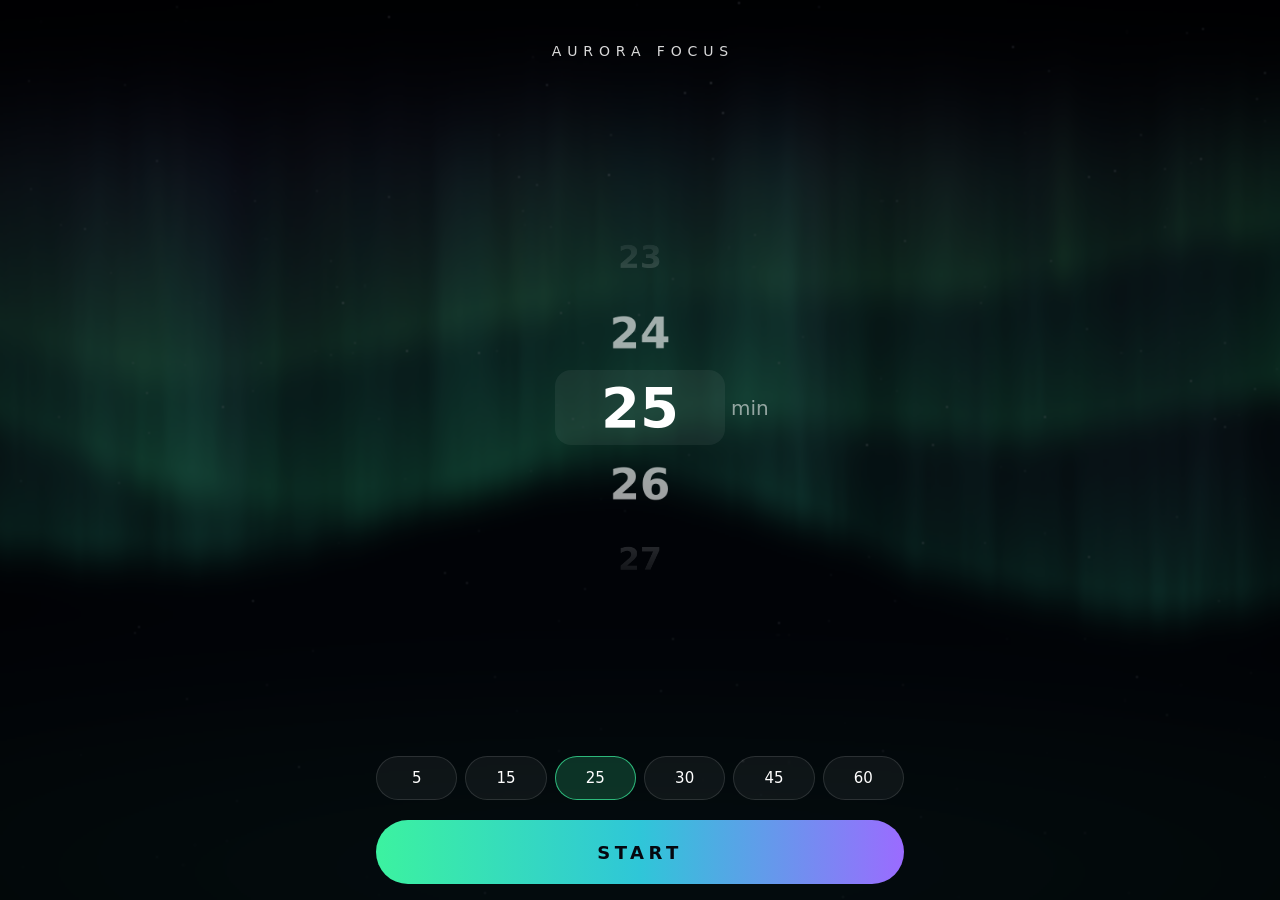
<file: aurora-timer.html>
<!doctype html>
<html lang="en">
<head>
  <meta charset="utf-8">
  <meta name="viewport" content="width=device-width, initial-scale=1, viewport-fit=cover">
  <meta name="color-scheme" content="dark">
  <meta name="theme-color" content="#000000">
  <meta name="description" content="A dark focus countdown timer. An aurora appears in the last 15 seconds of every minute.">
  <meta name="mobile-web-app-capable" content="yes">
  <meta name="apple-mobile-web-app-capable" content="yes">
  <meta name="apple-mobile-web-app-status-bar-style" content="black-translucent">
  <title>Aurora Focus</title>
  <link rel="icon" href="data:image/svg+xml,%3Csvg xmlns='http://www.w3.org/2000/svg' viewBox='0 0 64 64'%3E%3Crect width='64' height='64' rx='14' fill='%2305070F'/%3E%3Cpath d='M10 40c6-10 12-2 18-9s12-4 16-8 8-2 10-4v10c-4 3-6 1-10 5s-10 1-16 8-12-2-18 8z' fill='%233CF2A0' opacity='.85'/%3E%3Ccircle cx='32' cy='32' r='16' fill='none' stroke='%23fff' stroke-width='2.5'/%3E%3Cpath d='M32 22v10l7 4' fill='none' stroke='%23fff' stroke-width='2.5' stroke-linecap='round'/%3E%3C/svg%3E">
  <link rel="stylesheet" href="aurora-timer/style.css?v=3">
</head>
<body data-phase="setup">
  <canvas id="aurora" class="aurora" aria-hidden="true"></canvas>

  <!-- Setup: choose minutes -->
  <section id="setup" class="screen setup" aria-label="Set timer">
    <header class="setup__header">
      <h1 class="setup__title">Aurora Focus</h1>
    </header>

    <div class="setup__picker">
      <div class="picker">
        <div class="picker__band" aria-hidden="true"></div>
        <div id="wheel" class="wheel" role="listbox" tabindex="0" aria-label="Minutes"></div>
        <span class="picker__unit" aria-hidden="true">min</span>
      </div>
    </div>

    <div id="presets" class="presets" role="group" aria-label="Presets"></div>
    <button id="start" class="start" type="button">Start</button>
    <p id="note" class="note" hidden></p>
  </section>

  <!-- Running / paused / done -->
  <section id="timer" class="screen timer" aria-label="Timer" hidden>
    <div id="digits" class="digits" role="timer">
      <span id="mm" class="digits__mm">25</span>
      <span id="ss" class="digits__ss">00</span>
    </div>
    <p id="hint" class="hint" aria-live="polite"></p>
  </section>

  <!-- Stop confirmation -->
  <div id="confirm" class="backdrop" hidden>
    <div class="dialog" role="alertdialog" aria-modal="true" aria-labelledby="confirm-title" aria-describedby="confirm-text">
      <h2 id="confirm-title" class="dialog__title">Stop timer?</h2>
      <p id="confirm-text" class="dialog__text">Your current focus session will end.</p>
      <div class="dialog__actions">
        <button id="confirm-keep" class="btn btn--ghost" type="button">Keep going</button>
        <button id="confirm-stop" class="btn btn--danger" type="button">Stop</button>
      </div>
    </div>
  </div>

  <script src="aurora-timer/time-math.js?v=3"></script>
  <script src="aurora-timer/aurora.js?v=3"></script>
  <script src="aurora-timer/app.js?v=3"></script>
</body>
</html>
</file>
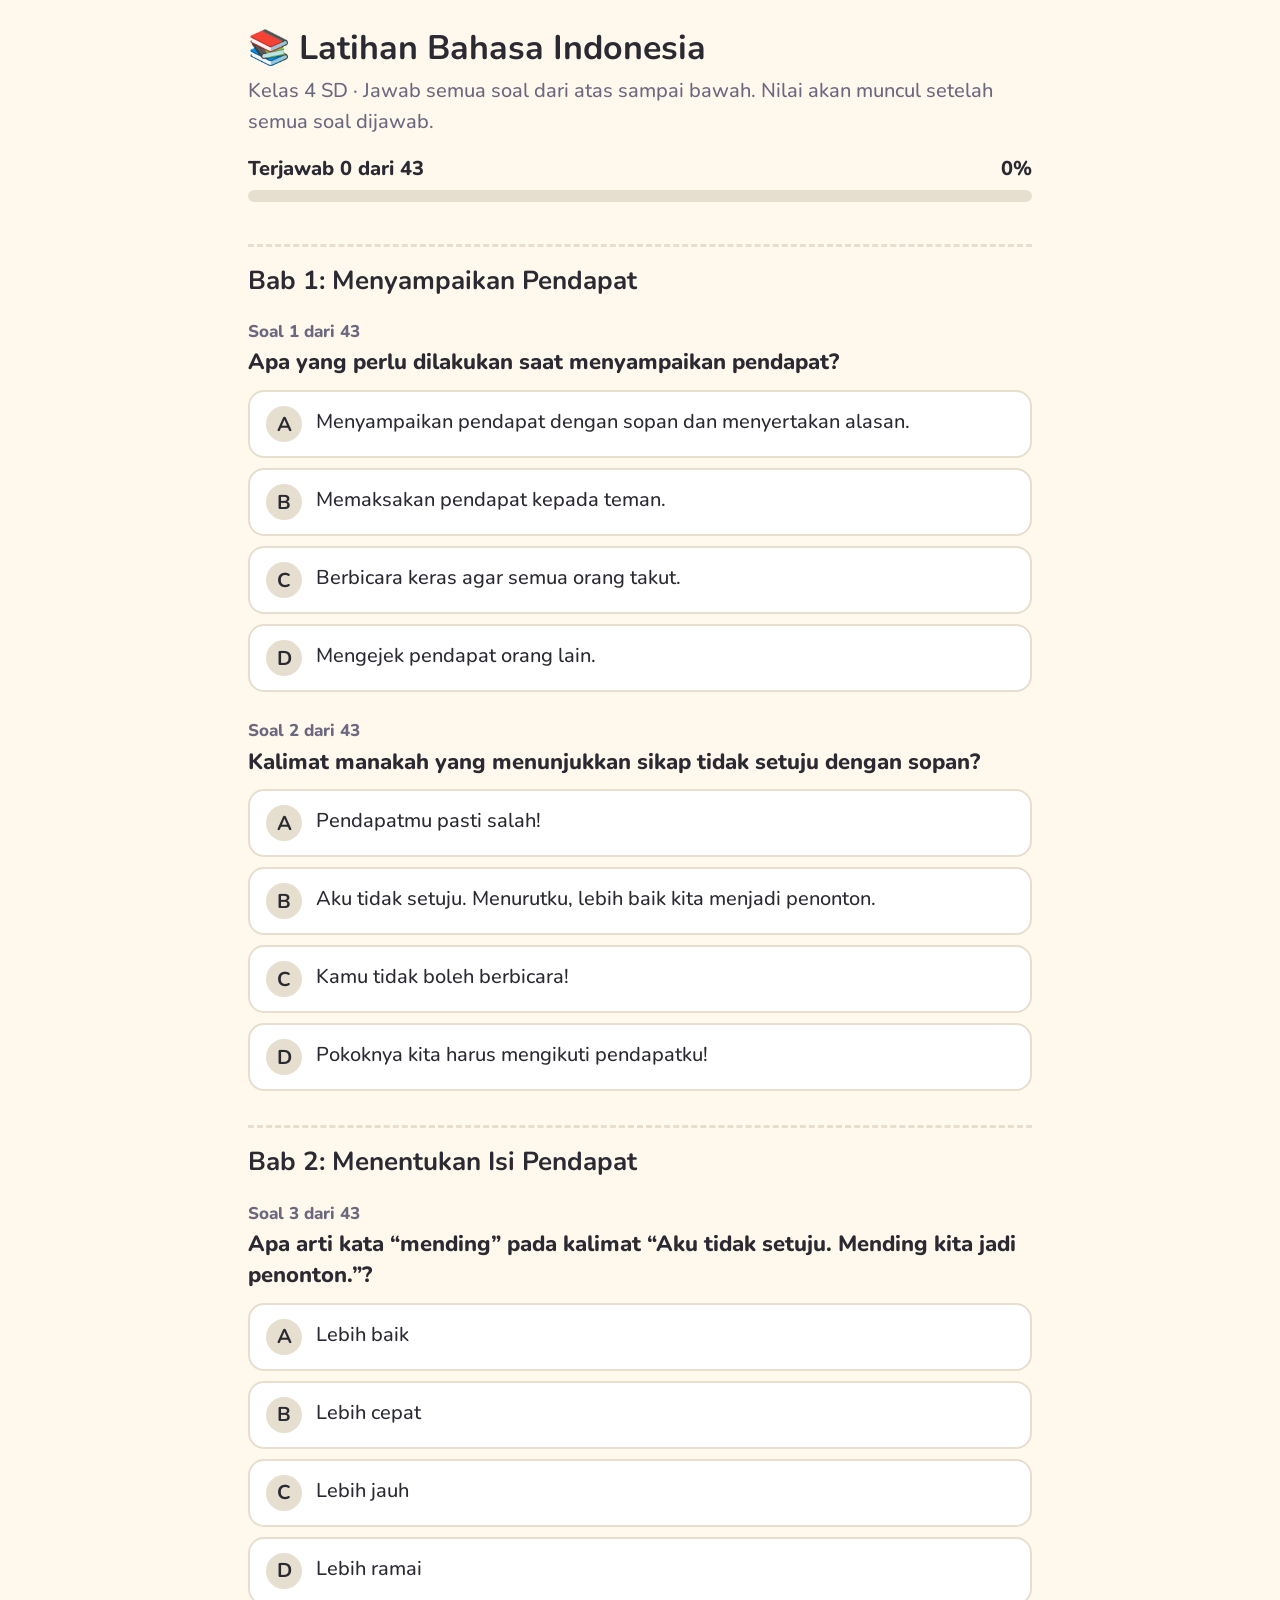
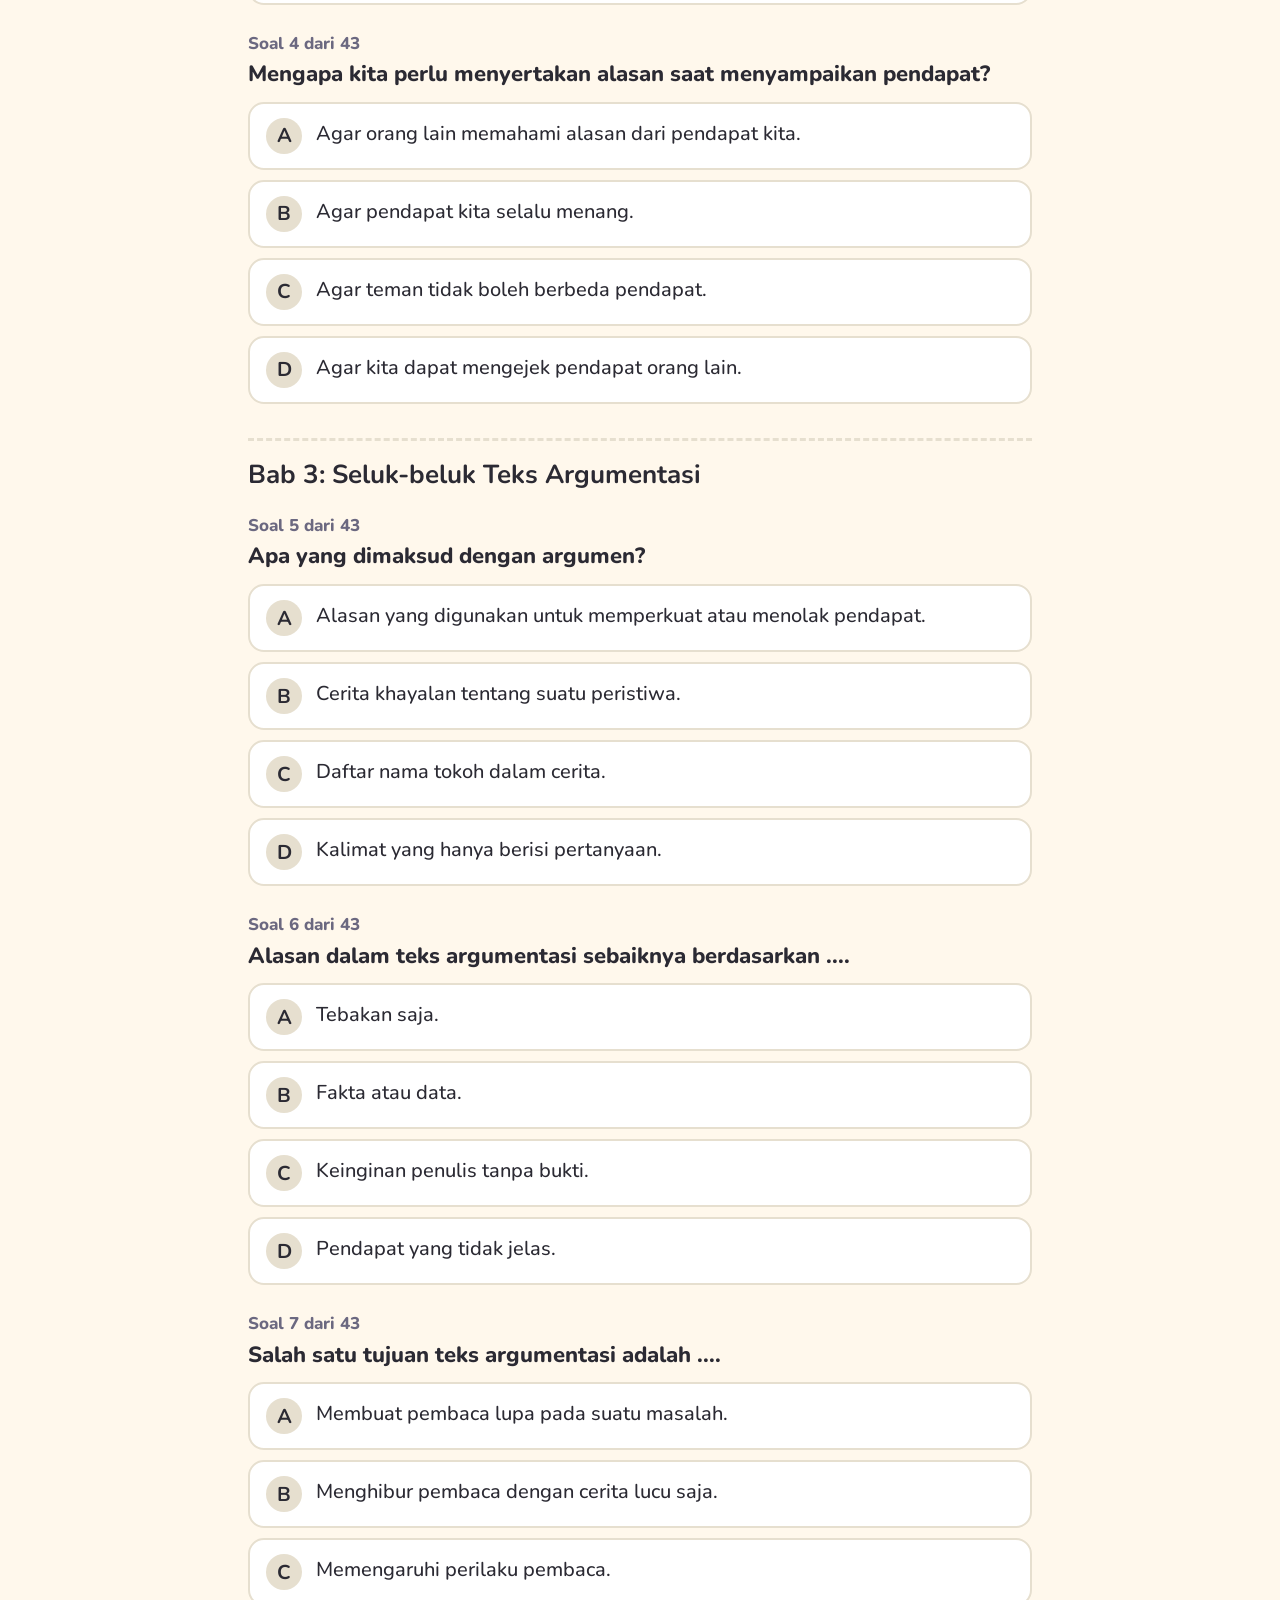
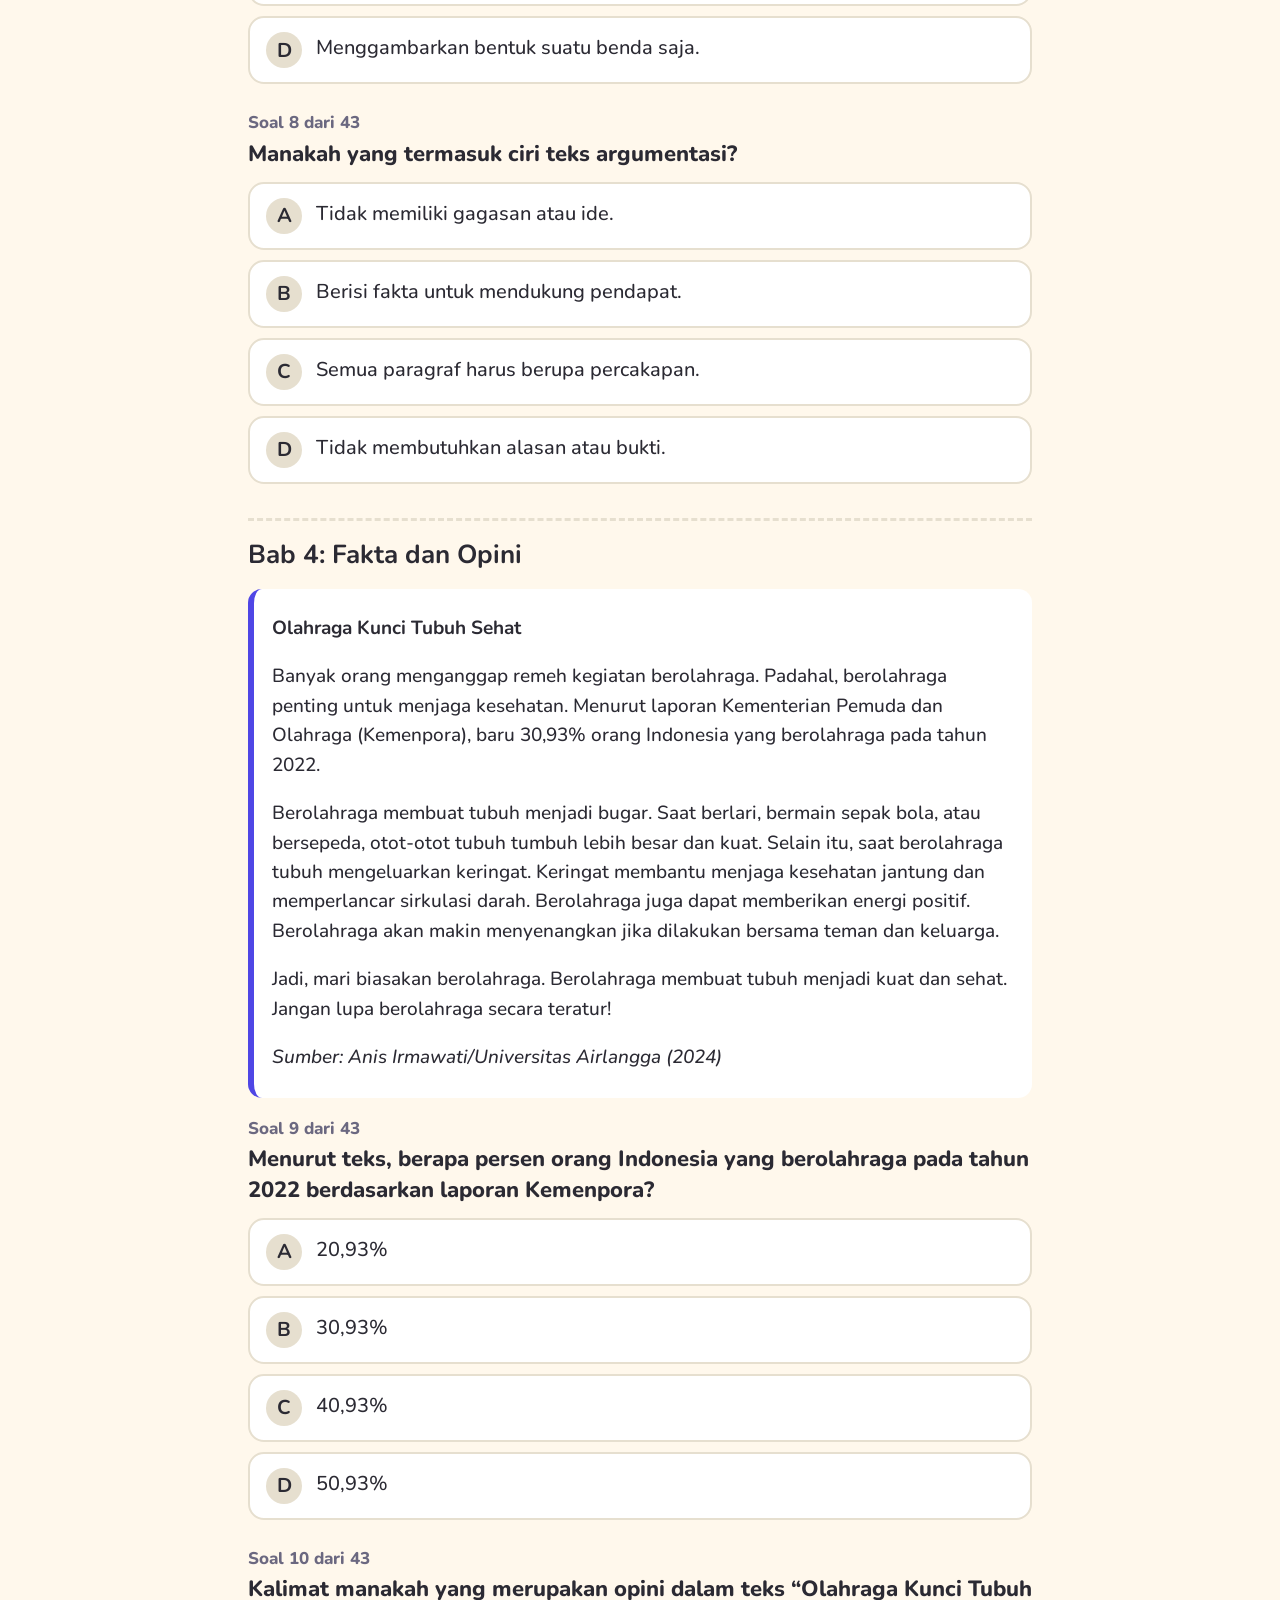
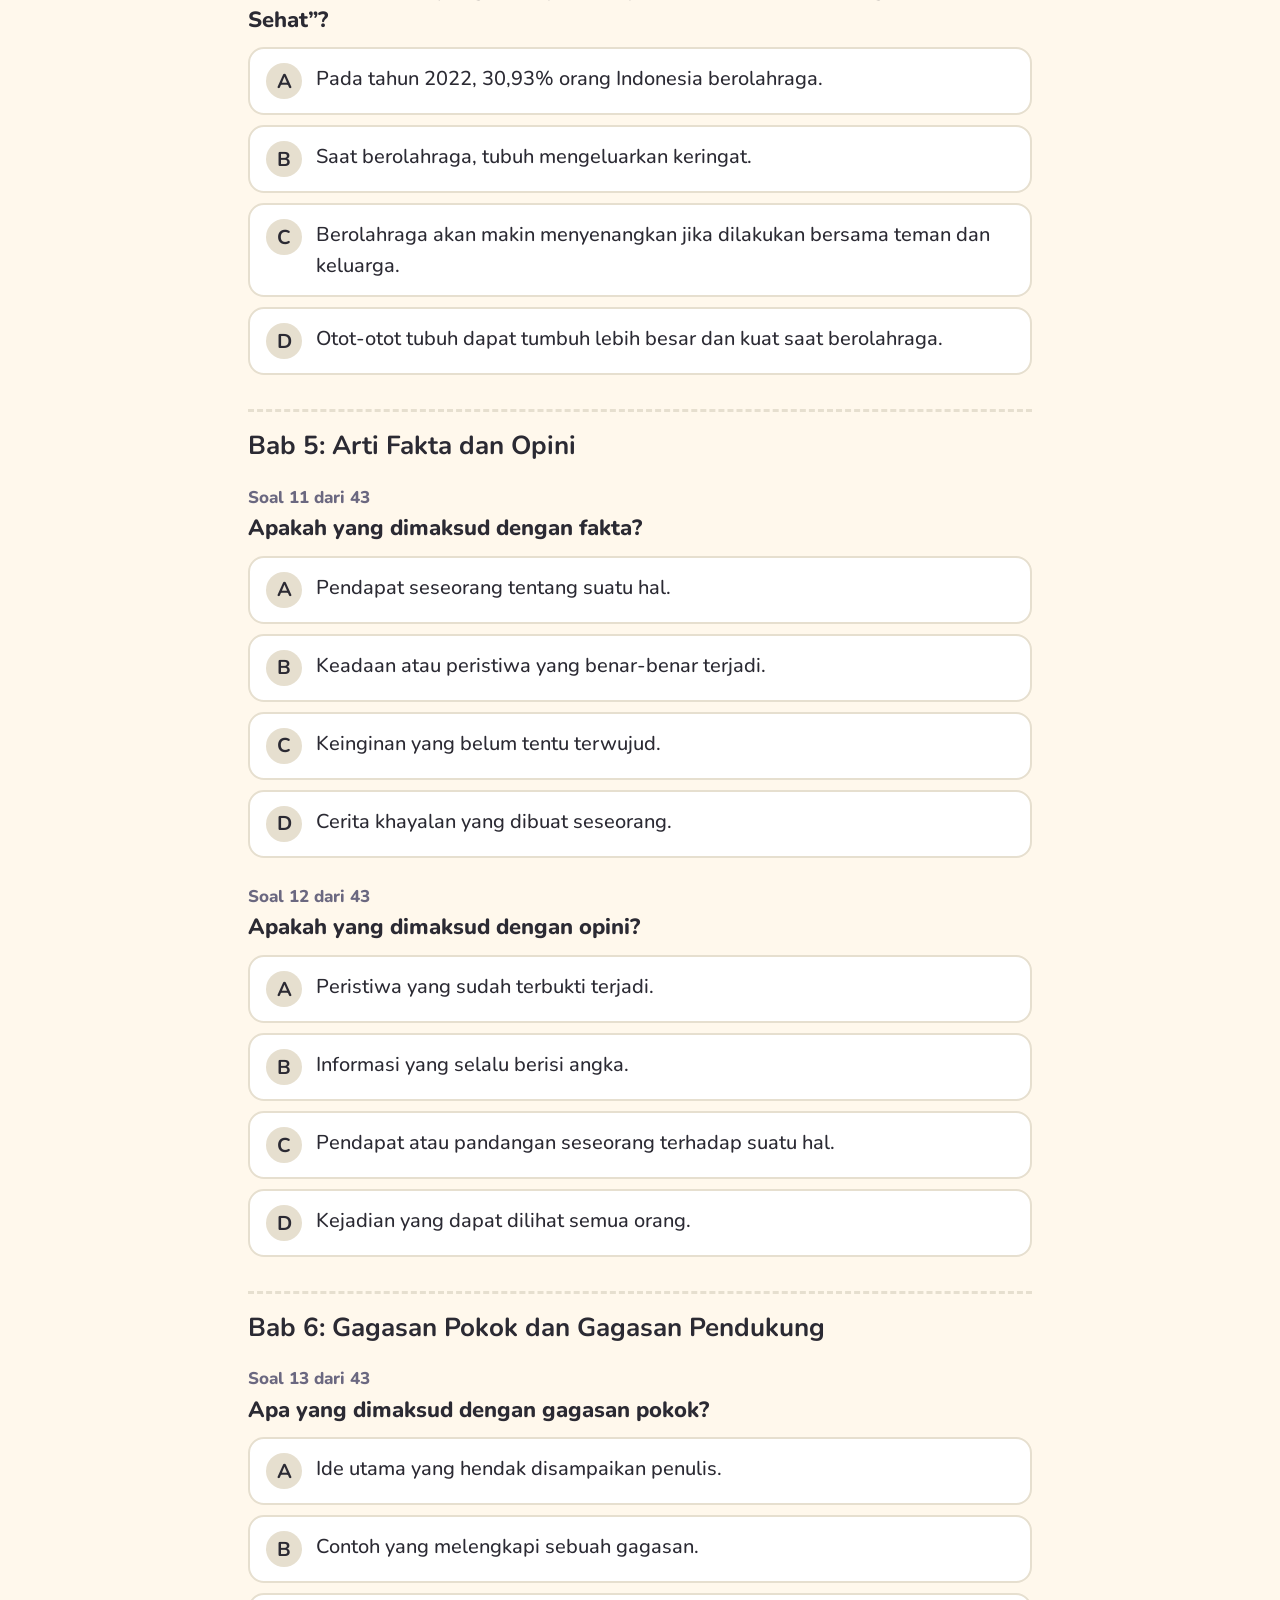
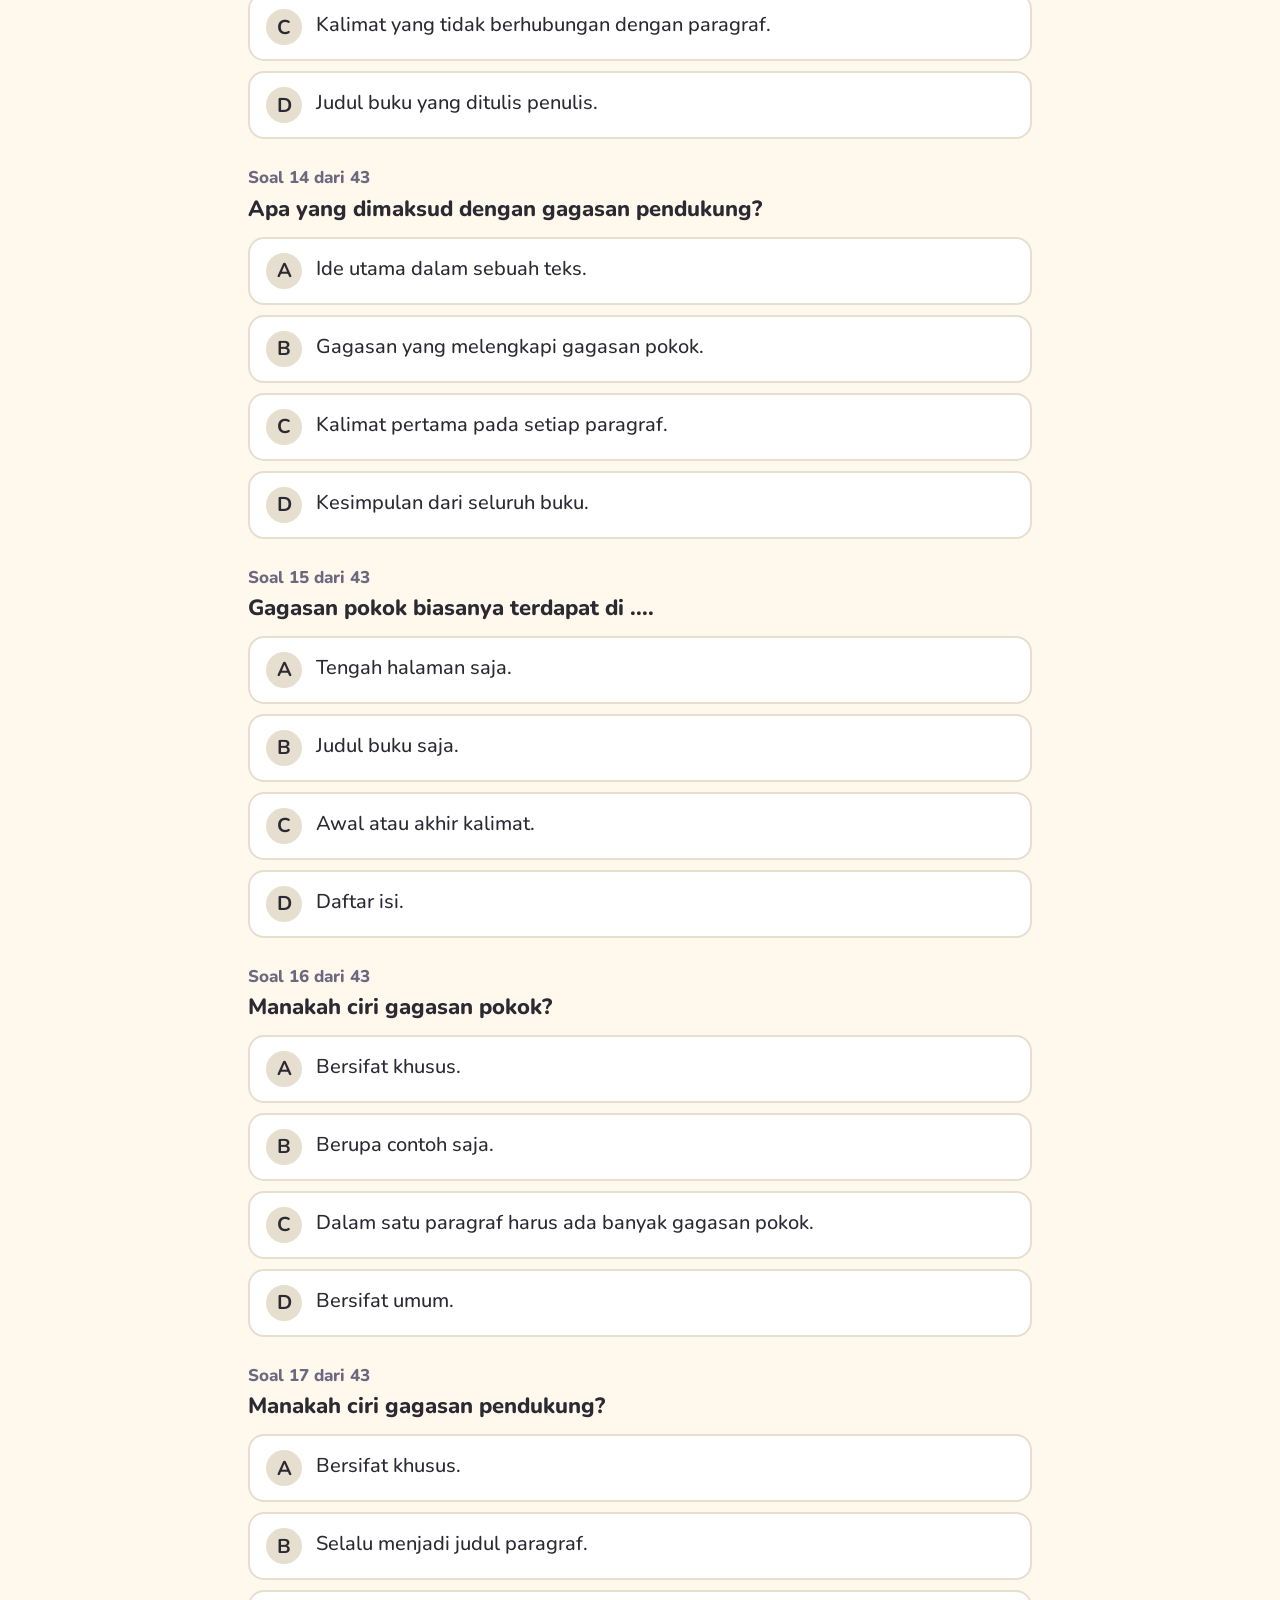
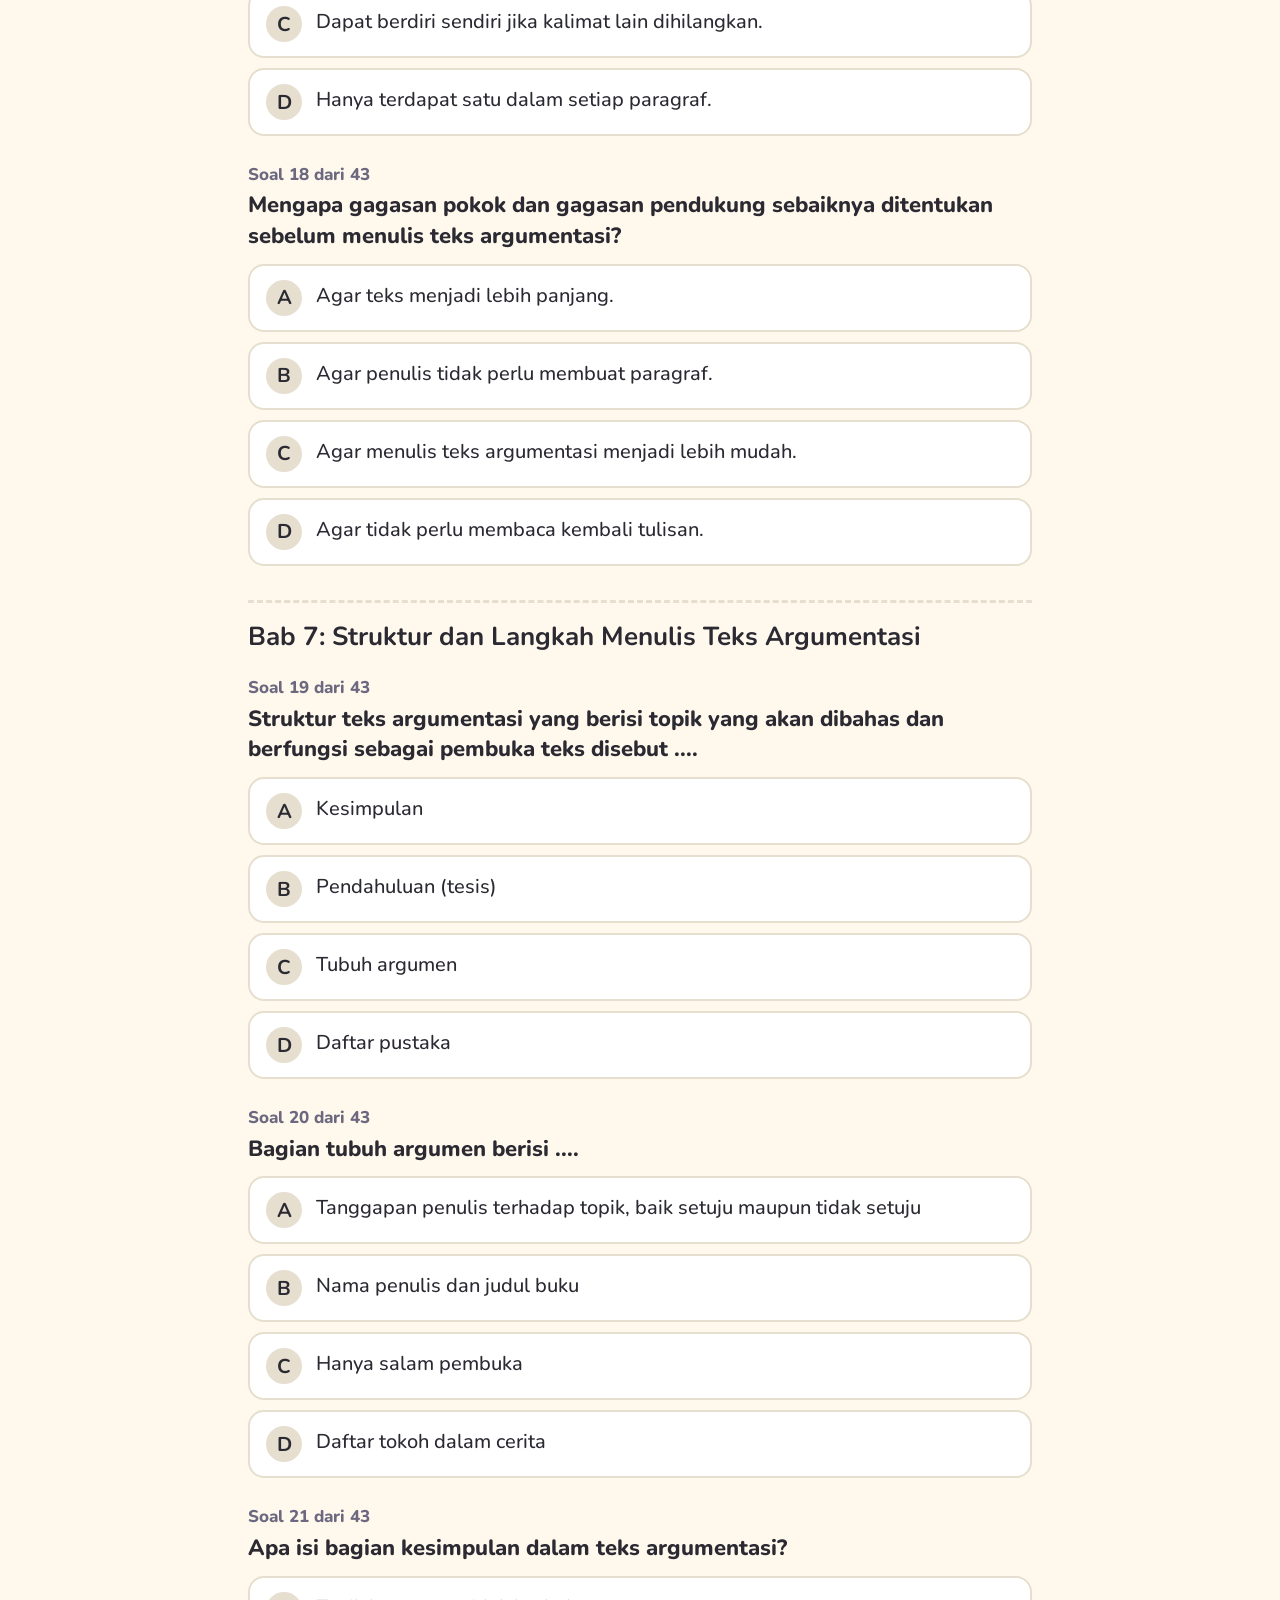
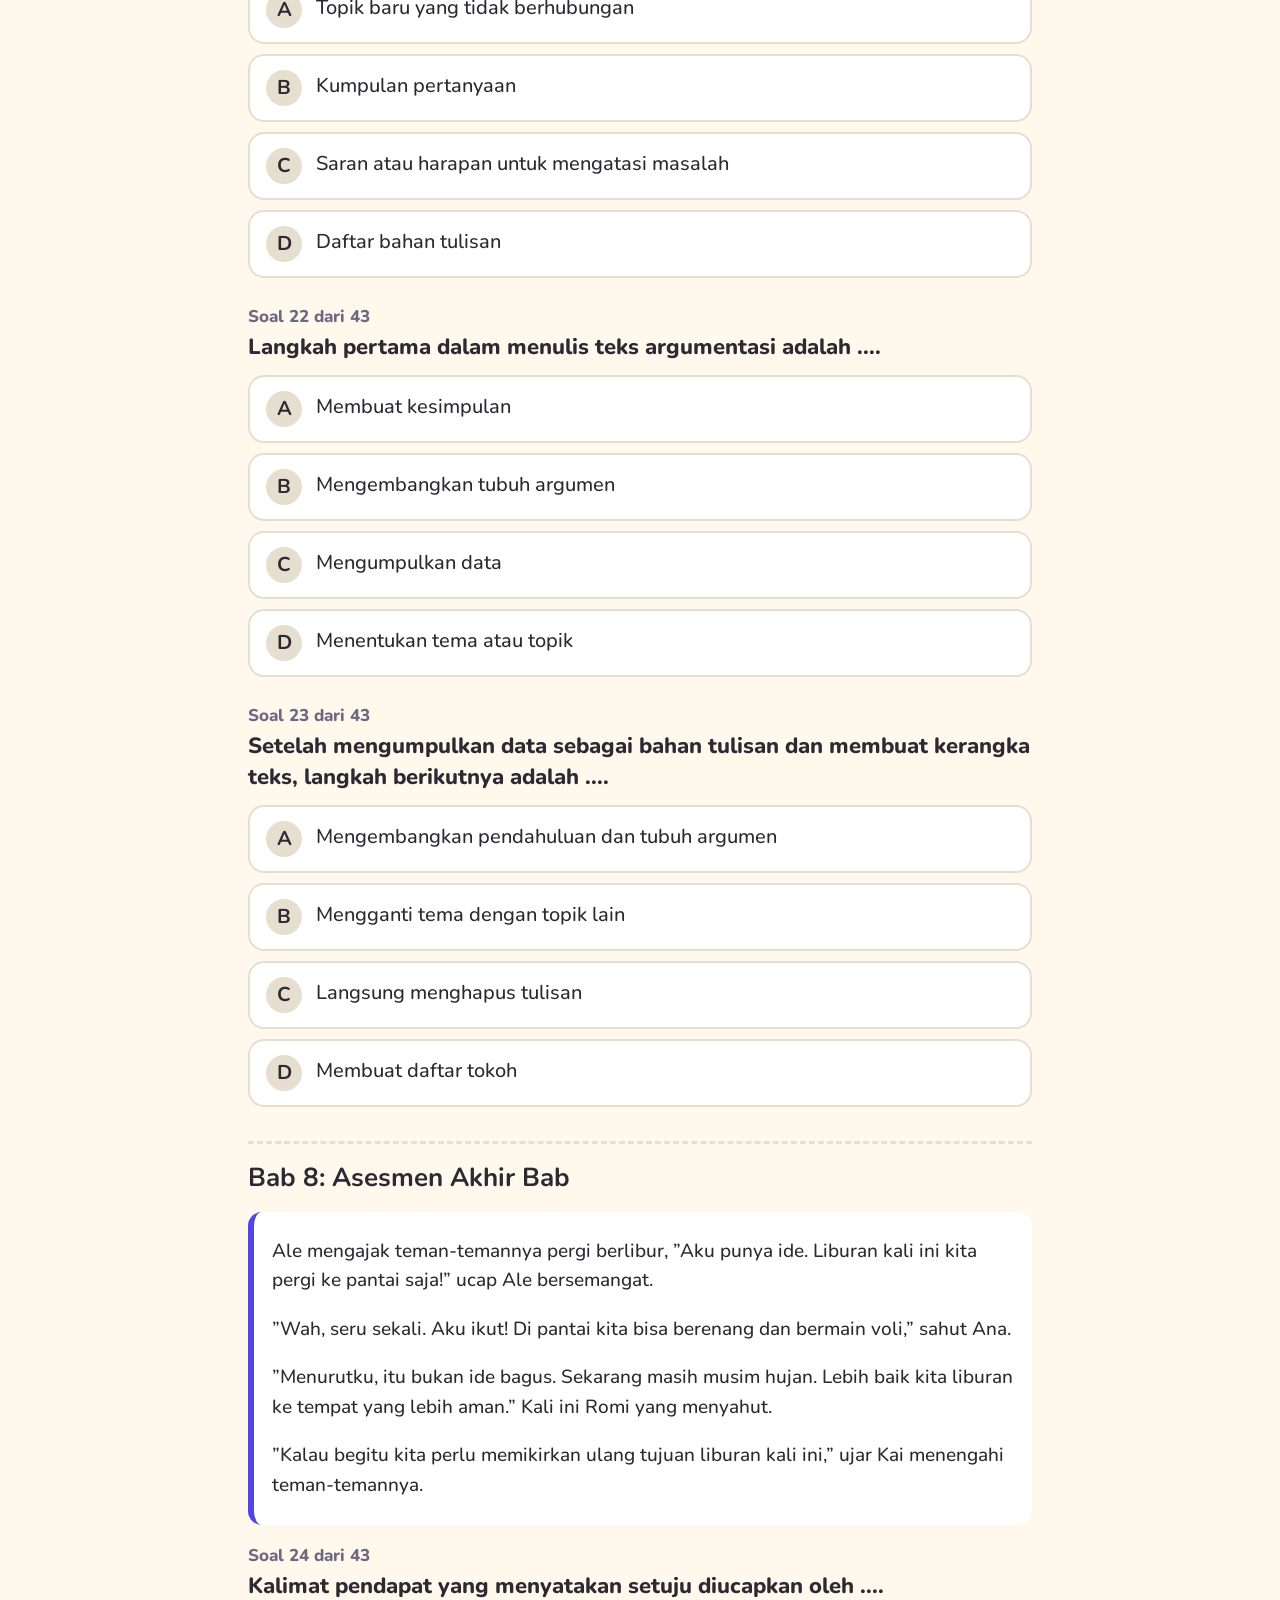
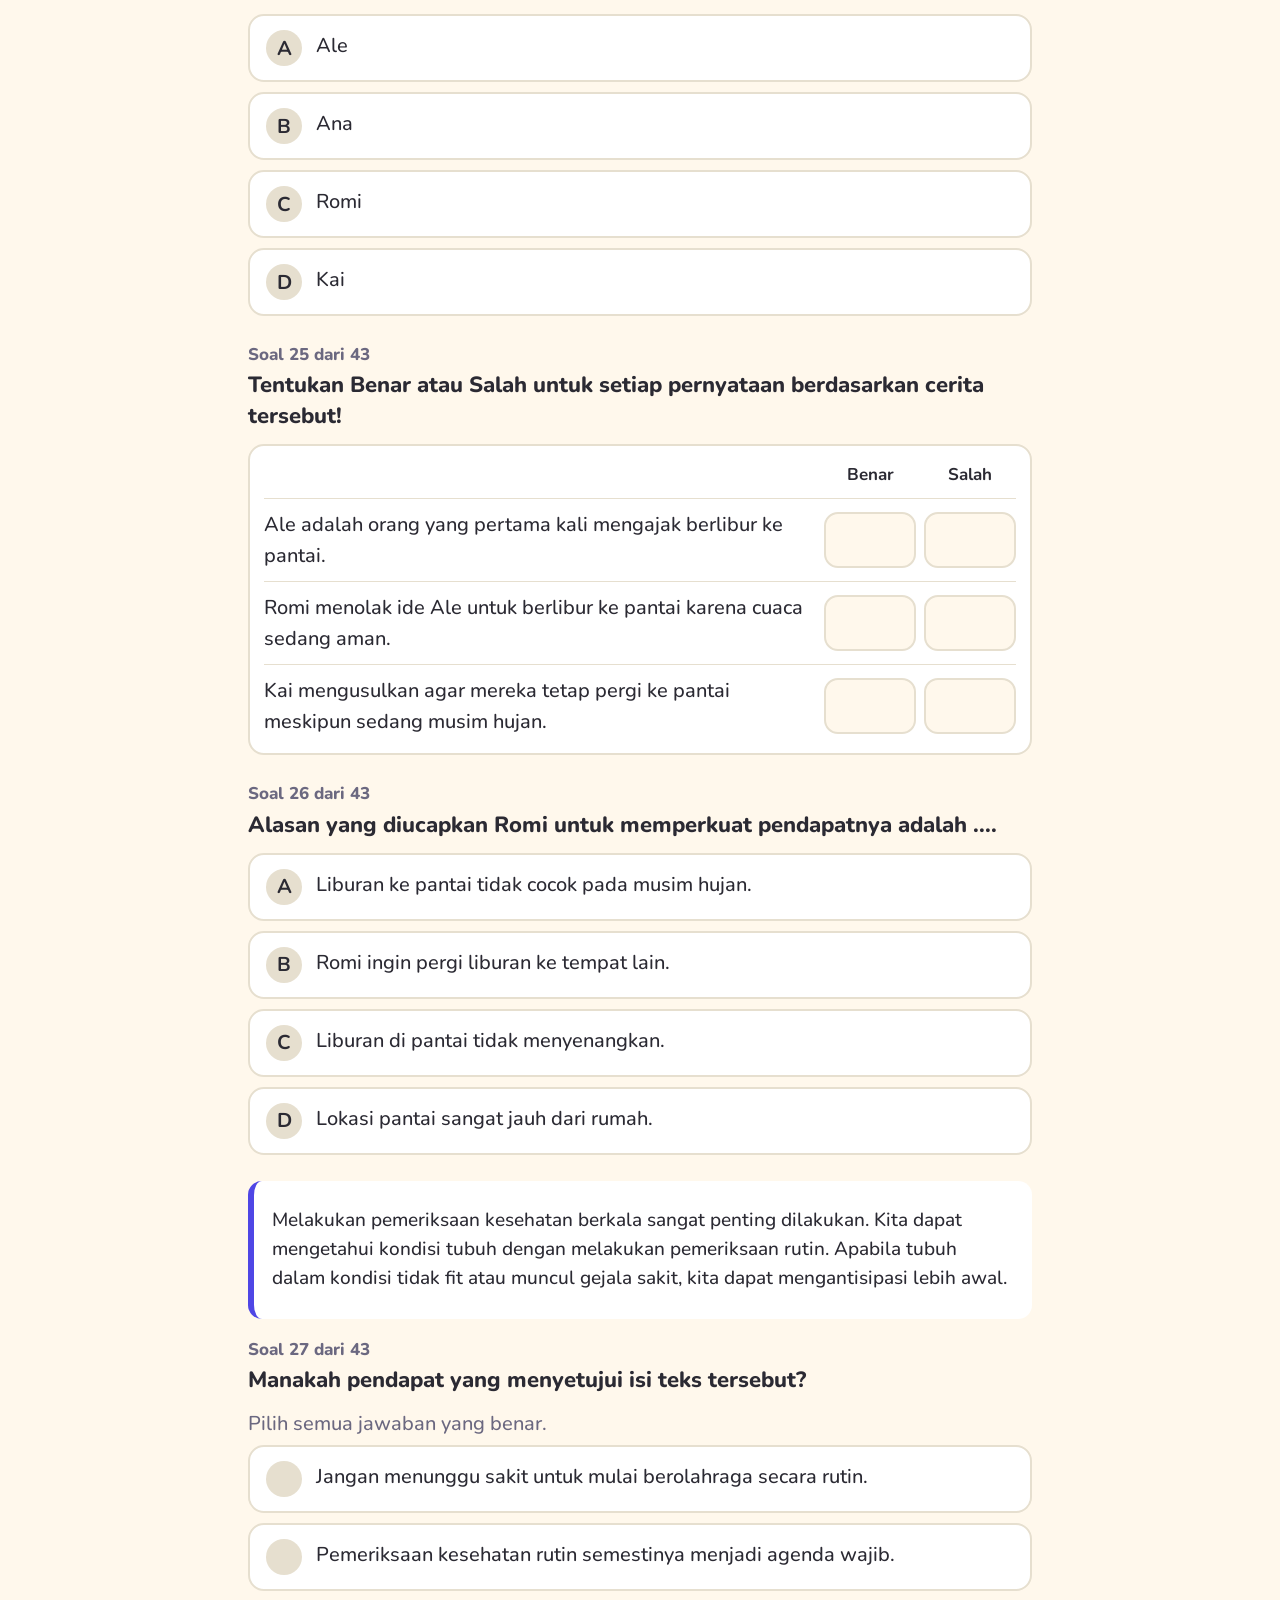
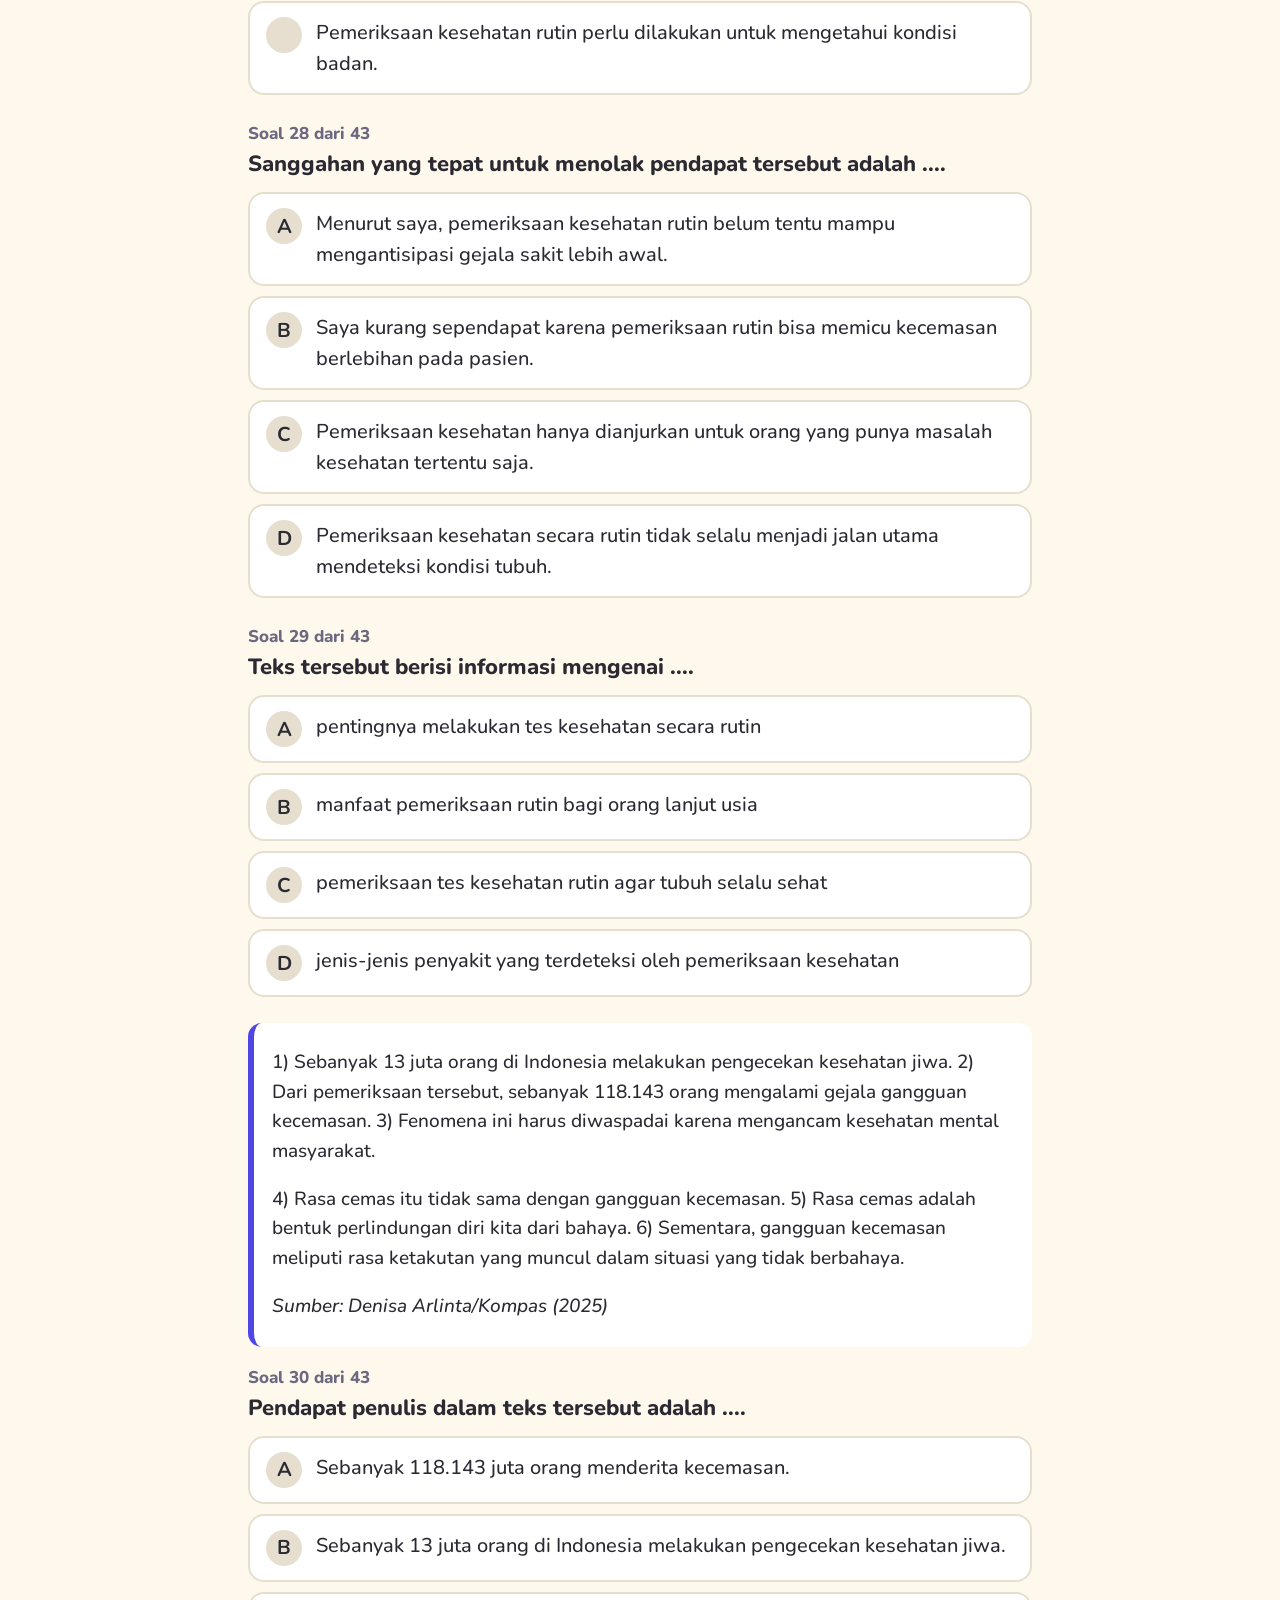
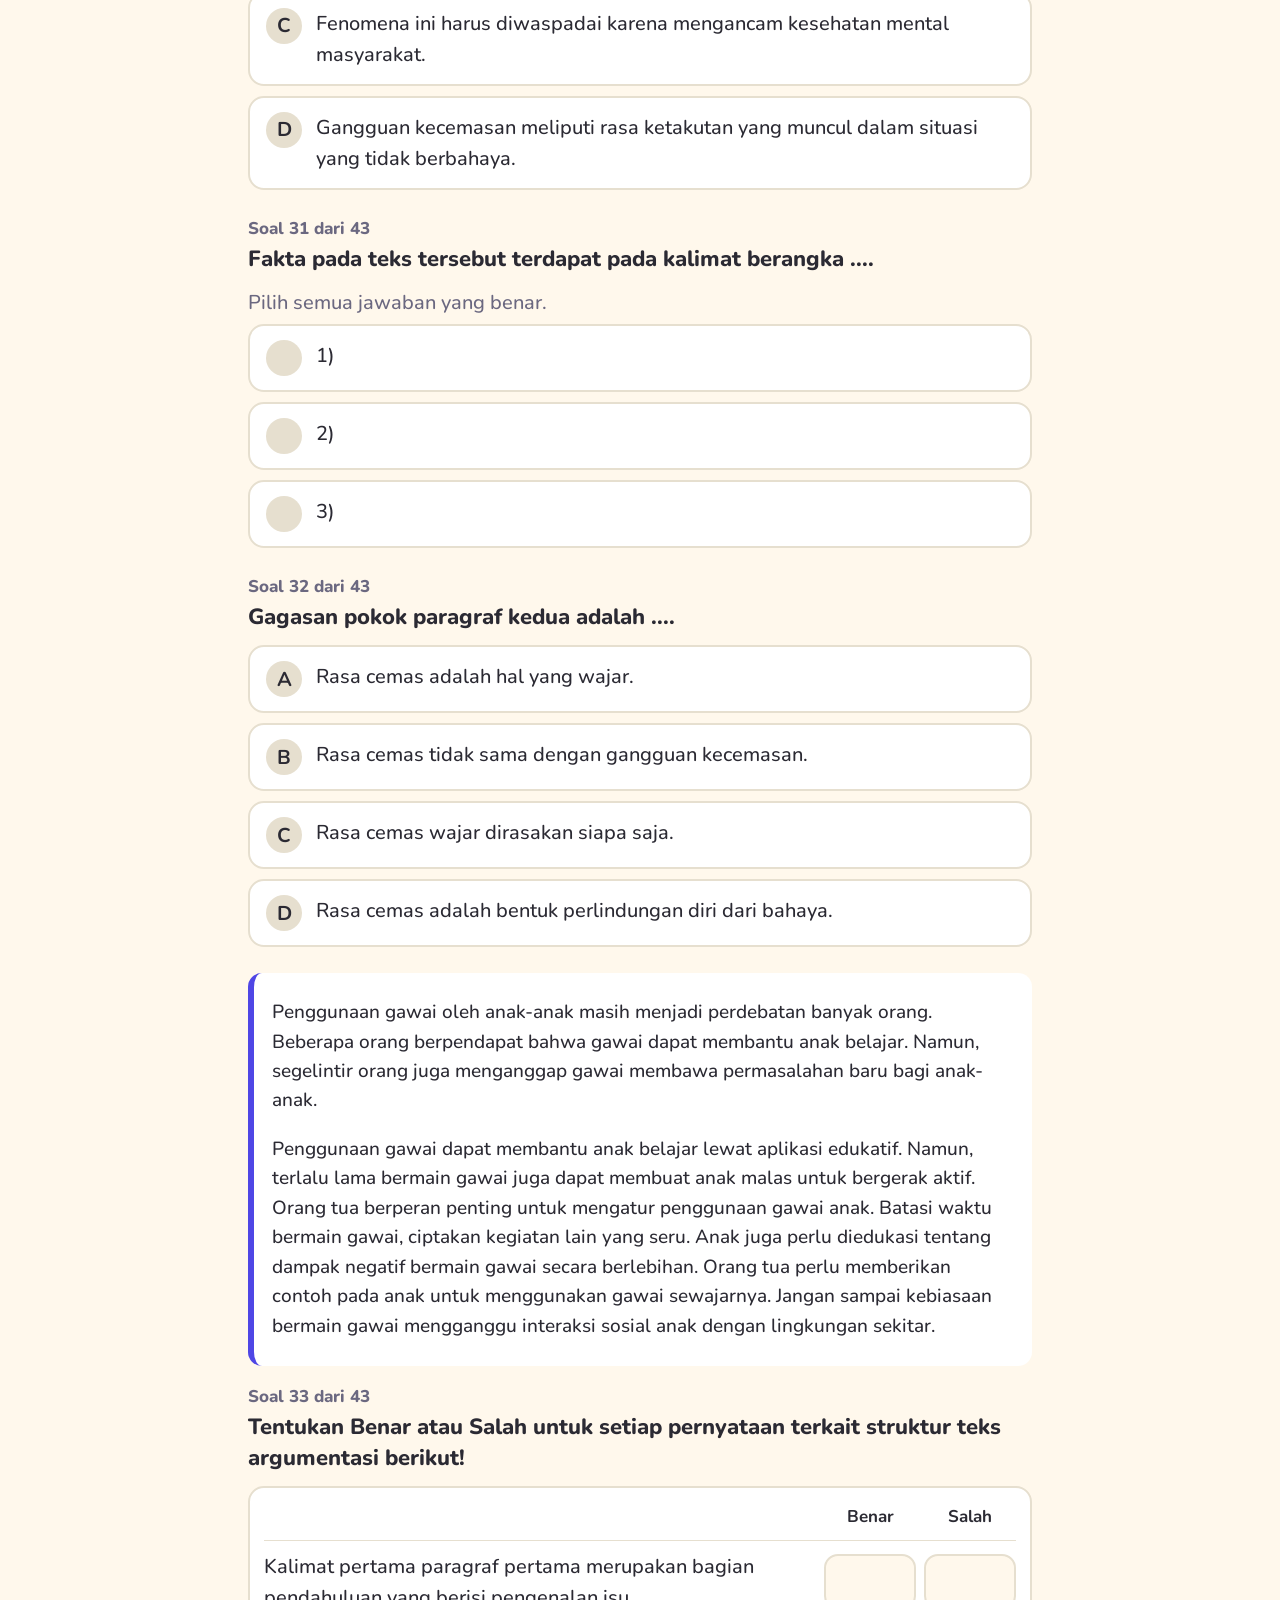
<file: kuis-bahasa-indonesia-kelas4.html>
<!DOCTYPE html>
<html lang="id"><head><meta charset="utf-8">
<meta name="viewport" content="width=device-width, initial-scale=1, viewport-fit=cover">
<title>Latihan Bahasa Indonesia Kelas 4</title>
<link href="https://fonts.googleapis.com/css2?family=Nunito:wght@500;700;800&display=swap" rel="stylesheet">
<style>
:root{--bg:#fff8ec;--card:#fff;--ink:#2b2a33;--mut:#6b6880;--pri:#4f46e5;--pri-ink:#fff;--line:#e6dfcf;--sel:#e0e7ff;color-scheme:light dark;box-sizing:border-box;padding-top:env(safe-area-inset-top,0px);padding-bottom:env(safe-area-inset-bottom,0px)}
@media(prefers-color-scheme:dark){:root:not([data-theme="light"]){--bg:#1b1a24;--card:#262535;--ink:#f1f0f7;--mut:#a9a6c0;--pri:#8b85ff;--pri-ink:#16151f;--line:#3a3950;--sel:#34336b}}
:root[data-theme="dark"]{--bg:#1b1a24;--card:#262535;--ink:#f1f0f7;--mut:#a9a6c0;--pri:#8b85ff;--pri-ink:#16151f;--line:#3a3950;--sel:#34336b}
*{box-sizing:border-box}html{scroll-padding-top:env(safe-area-inset-top,0px)}
body{margin:0;background:var(--bg);color:var(--ink);font:500 20px/1.55 Nunito,system-ui,sans-serif;-webkit-tap-highlight-color:transparent}
#app{max-width:820px;margin:0 auto;padding:20px 18px 40px}
h1{font-size:34px;margin:8px 0 4px;line-height:1.2}.mut{color:var(--mut);margin:6px 0}
.grid{display:grid;grid-template-columns:repeat(auto-fit,minmax(240px,1fr));gap:14px;margin-top:18px}
button{font:inherit;color:inherit;cursor:pointer}
.card{background:var(--card);border:2px solid var(--line);border-radius:20px;padding:18px;text-align:left;display:flex;flex-direction:column;gap:4px;min-height:130px}
.card .num{width:40px;height:40px;border-radius:50%;background:var(--pri);color:var(--pri-ink);display:grid;place-items:center;font-weight:800}
.card b{font-size:21px;line-height:1.3}.card small{color:var(--mut)}
.sticky{position:sticky;top:env(safe-area-inset-top,0px);z-index:5;background:var(--bg);padding:10px 0 8px;margin-top:6px}
.sticky .row{display:flex;justify-content:space-between;font-weight:800}
.bar{height:12px;background:var(--line);border-radius:9px;margin-top:6px;overflow:hidden}.bar i{display:block;height:100%;width:0;background:var(--pri);transition:width .3s}
h2{font-size:26px;margin:34px 0 6px;padding-top:14px;border-top:3px dashed var(--line)}
.qb{margin:18px 0 26px}.qn{color:var(--mut);font-weight:800;font-size:17px}
.pass{background:var(--card);border-left:6px solid var(--pri);border-radius:14px;padding:6px 18px;margin:14px 0;font-size:19px}
.q{font-size:22px;font-weight:800;margin:2px 0 12px;line-height:1.4}
.opt{display:flex;gap:14px;align-items:flex-start;width:100%;text-align:left;background:var(--card);border:2px solid var(--line);border-radius:16px;padding:14px 16px;margin:0 0 10px;min-height:62px}
.opt b{flex:none;width:36px;height:36px;border-radius:50%;background:var(--line);display:grid;place-items:center}
.opt.on{background:var(--sel);border-color:var(--pri)}.opt.on b{background:var(--pri);color:var(--pri-ink)}
.tf{background:var(--card);border:2px solid var(--line);border-radius:16px;padding:6px 14px}
.th,.tr{display:grid;grid-template-columns:1fr 92px 92px;gap:8px;align-items:center;padding:10px 0}
.th{text-align:center;font-size:17px}.tr{border-top:1px solid var(--line)}
.pick{height:56px;border:2px solid var(--line);border-radius:14px;background:var(--bg);font-size:26px;font-weight:800}
.pick.on{background:var(--pri);border-color:var(--pri);color:var(--pri-ink)}
.nav{display:flex;justify-content:center;gap:12px;flex-wrap:wrap;margin-top:26px}
.btn{background:var(--pri);color:var(--pri-ink);border:0;border-radius:16px;padding:16px 26px;font-weight:800;font-size:21px;min-height:60px}
.btn.sec{background:var(--card);color:var(--ink);border:2px solid var(--line)}.btn:disabled{opacity:.4;cursor:default}
.res{text-align:center;padding-top:20px}.big{font-size:72px;font-weight:800;margin:6px 0;line-height:1.1}.stars{font-size:46px;letter-spacing:6px}
</style></head><body><div id="app"></div>
<script>
const D=[{"id": 1, "t": "Menyampaikan Pendapat", "q": [{"n": 1, "t": "Apa yang perlu dilakukan saat menyampaikan pendapat?", "y": "c", "o": ["Menyampaikan pendapat dengan sopan dan menyertakan alasan.", "Memaksakan pendapat kepada teman.", "Berbicara keras agar semua orang takut.", "Mengejek pendapat orang lain."]}, {"n": 2, "t": "Kalimat manakah yang menunjukkan sikap tidak setuju dengan sopan?", "y": "c", "o": ["Pendapatmu pasti salah!", "Aku tidak setuju. Menurutku, lebih baik kita menjadi penonton.", "Kamu tidak boleh berbicara!", "Pokoknya kita harus mengikuti pendapatku!"]}]}, {"id": 2, "t": "Menentukan Isi Pendapat", "q": [{"n": 1, "t": "Apa arti kata “mending” pada kalimat “Aku tidak setuju. Mending kita jadi penonton.”?", "y": "c", "o": ["Lebih baik", "Lebih cepat", "Lebih jauh", "Lebih ramai"]}, {"n": 2, "t": "Mengapa kita perlu menyertakan alasan saat menyampaikan pendapat?", "y": "c", "o": ["Agar orang lain memahami alasan dari pendapat kita.", "Agar pendapat kita selalu menang.", "Agar teman tidak boleh berbeda pendapat.", "Agar kita dapat mengejek pendapat orang lain."]}]}, {"id": 3, "t": "Seluk-beluk Teks Argumentasi", "q": [{"n": 1, "t": "Apa yang dimaksud dengan argumen?", "y": "c", "o": ["Alasan yang digunakan untuk memperkuat atau menolak pendapat.", "Cerita khayalan tentang suatu peristiwa.", "Daftar nama tokoh dalam cerita.", "Kalimat yang hanya berisi pertanyaan."]}, {"n": 2, "t": "Alasan dalam teks argumentasi sebaiknya berdasarkan ....", "y": "c", "o": ["Tebakan saja.", "Fakta atau data.", "Keinginan penulis tanpa bukti.", "Pendapat yang tidak jelas."]}, {"n": 3, "t": "Salah satu tujuan teks argumentasi adalah ....", "y": "c", "o": ["Membuat pembaca lupa pada suatu masalah.", "Menghibur pembaca dengan cerita lucu saja.", "Memengaruhi perilaku pembaca.", "Menggambarkan bentuk suatu benda saja."]}, {"n": 4, "t": "Manakah yang termasuk ciri teks argumentasi?", "y": "c", "o": ["Tidak memiliki gagasan atau ide.", "Berisi fakta untuk mendukung pendapat.", "Semua paragraf harus berupa percakapan.", "Tidak membutuhkan alasan atau bukti."]}]}, {"id": 4, "t": "Fakta dan Opini", "q": [{"n": 1, "t": "Menurut teks, berapa persen orang Indonesia yang berolahraga pada tahun 2022 berdasarkan laporan Kemenpora?", "y": "c", "o": ["20,93%", "30,93%", "40,93%", "50,93%"], "p": "<p><b>Olahraga Kunci Tubuh Sehat</b></p><p>Banyak orang menganggap remeh kegiatan berolahraga. Padahal, berolahraga penting untuk menjaga kesehatan. Menurut laporan Kementerian Pemuda dan Olahraga (Kemenpora), baru 30,93% orang Indonesia yang berolahraga pada tahun 2022.</p><p>Berolahraga membuat tubuh menjadi bugar. Saat berlari, bermain sepak bola, atau bersepeda, otot-otot tubuh tumbuh lebih besar dan kuat. Selain itu, saat berolahraga tubuh mengeluarkan keringat. Keringat membantu menjaga kesehatan jantung dan memperlancar sirkulasi darah. Berolahraga juga dapat memberikan energi positif. Berolahraga akan makin menyenangkan jika dilakukan bersama teman dan keluarga.</p><p>Jadi, mari biasakan berolahraga. Berolahraga membuat tubuh menjadi kuat dan sehat. Jangan lupa berolahraga secara teratur!</p><p><i>Sumber: Anis Irmawati/Universitas Airlangga (2024)</i></p>"}, {"n": 2, "t": "Kalimat manakah yang merupakan opini dalam teks “Olahraga Kunci Tubuh Sehat”?", "y": "c", "o": ["Pada tahun 2022, 30,93% orang Indonesia berolahraga.", "Saat berolahraga, tubuh mengeluarkan keringat.", "Berolahraga akan makin menyenangkan jika dilakukan bersama teman dan keluarga.", "Otot-otot tubuh dapat tumbuh lebih besar dan kuat saat berolahraga."], "p": "<p><b>Olahraga Kunci Tubuh Sehat</b></p><p>Banyak orang menganggap remeh kegiatan berolahraga. Padahal, berolahraga penting untuk menjaga kesehatan. Menurut laporan Kementerian Pemuda dan Olahraga (Kemenpora), baru 30,93% orang Indonesia yang berolahraga pada tahun 2022.</p><p>Berolahraga membuat tubuh menjadi bugar. Saat berlari, bermain sepak bola, atau bersepeda, otot-otot tubuh tumbuh lebih besar dan kuat. Selain itu, saat berolahraga tubuh mengeluarkan keringat. Keringat membantu menjaga kesehatan jantung dan memperlancar sirkulasi darah. Berolahraga juga dapat memberikan energi positif. Berolahraga akan makin menyenangkan jika dilakukan bersama teman dan keluarga.</p><p>Jadi, mari biasakan berolahraga. Berolahraga membuat tubuh menjadi kuat dan sehat. Jangan lupa berolahraga secara teratur!</p><p><i>Sumber: Anis Irmawati/Universitas Airlangga (2024)</i></p>"}]}, {"id": 5, "t": "Arti Fakta dan Opini", "q": [{"n": 1, "t": "Apakah yang dimaksud dengan fakta?", "y": "c", "o": ["Pendapat seseorang tentang suatu hal.", "Keadaan atau peristiwa yang benar-benar terjadi.", "Keinginan yang belum tentu terwujud.", "Cerita khayalan yang dibuat seseorang."]}, {"n": 2, "t": "Apakah yang dimaksud dengan opini?", "y": "c", "o": ["Peristiwa yang sudah terbukti terjadi.", "Informasi yang selalu berisi angka.", "Pendapat atau pandangan seseorang terhadap suatu hal.", "Kejadian yang dapat dilihat semua orang."]}]}, {"id": 6, "t": "Gagasan Pokok dan Gagasan Pendukung", "q": [{"n": 1, "t": "Apa yang dimaksud dengan gagasan pokok?", "y": "c", "o": ["Ide utama yang hendak disampaikan penulis.", "Contoh yang melengkapi sebuah gagasan.", "Kalimat yang tidak berhubungan dengan paragraf.", "Judul buku yang ditulis penulis."]}, {"n": 2, "t": "Apa yang dimaksud dengan gagasan pendukung?", "y": "c", "o": ["Ide utama dalam sebuah teks.", "Gagasan yang melengkapi gagasan pokok.", "Kalimat pertama pada setiap paragraf.", "Kesimpulan dari seluruh buku."]}, {"n": 3, "t": "Gagasan pokok biasanya terdapat di ....", "y": "c", "o": ["Tengah halaman saja.", "Judul buku saja.", "Awal atau akhir kalimat.", "Daftar isi."]}, {"n": 4, "t": "Manakah ciri gagasan pokok?", "y": "c", "o": ["Bersifat khusus.", "Berupa contoh saja.", "Dalam satu paragraf harus ada banyak gagasan pokok.", "Bersifat umum."]}, {"n": 5, "t": "Manakah ciri gagasan pendukung?", "y": "c", "o": ["Bersifat khusus.", "Selalu menjadi judul paragraf.", "Dapat berdiri sendiri jika kalimat lain dihilangkan.", "Hanya terdapat satu dalam setiap paragraf."]}, {"n": 6, "t": "Mengapa gagasan pokok dan gagasan pendukung sebaiknya ditentukan sebelum menulis teks argumentasi?", "y": "c", "o": ["Agar teks menjadi lebih panjang.", "Agar penulis tidak perlu membuat paragraf.", "Agar menulis teks argumentasi menjadi lebih mudah.", "Agar tidak perlu membaca kembali tulisan."]}]}, {"id": 7, "t": "Struktur dan Langkah Menulis Teks Argumentasi", "q": [{"n": 1, "t": "Struktur teks argumentasi yang berisi topik yang akan dibahas dan berfungsi sebagai pembuka teks disebut ....", "y": "c", "o": ["Kesimpulan", "Pendahuluan (tesis)", "Tubuh argumen", "Daftar pustaka"]}, {"n": 2, "t": "Bagian tubuh argumen berisi ....", "y": "c", "o": ["Tanggapan penulis terhadap topik, baik setuju maupun tidak setuju", "Nama penulis dan judul buku", "Hanya salam pembuka", "Daftar tokoh dalam cerita"]}, {"n": 3, "t": "Apa isi bagian kesimpulan dalam teks argumentasi?", "y": "c", "o": ["Topik baru yang tidak berhubungan", "Kumpulan pertanyaan", "Saran atau harapan untuk mengatasi masalah", "Daftar bahan tulisan"]}, {"n": 4, "t": "Langkah pertama dalam menulis teks argumentasi adalah ....", "y": "c", "o": ["Membuat kesimpulan", "Mengembangkan tubuh argumen", "Mengumpulkan data", "Menentukan tema atau topik"]}, {"n": 5, "t": "Setelah mengumpulkan data sebagai bahan tulisan dan membuat kerangka teks, langkah berikutnya adalah ....", "y": "c", "o": ["Mengembangkan pendahuluan dan tubuh argumen", "Mengganti tema dengan topik lain", "Langsung menghapus tulisan", "Membuat daftar tokoh"]}]}, {"id": 8, "t": "Asesmen Akhir Bab", "q": [{"n": 1, "t": "Kalimat pendapat yang menyatakan setuju diucapkan oleh ....", "y": "c", "o": ["Ale", "Ana", "Romi", "Kai"], "p": "<p>Ale mengajak teman-temannya pergi berlibur, ”Aku punya ide. Liburan kali ini kita pergi ke pantai saja!” ucap Ale bersemangat.</p><p>”Wah, seru sekali. Aku ikut! Di pantai kita bisa berenang dan bermain voli,” sahut Ana.</p><p>”Menurutku, itu bukan ide bagus. Sekarang masih musim hujan. Lebih baik kita liburan ke tempat yang lebih aman.” Kali ini Romi yang menyahut.</p><p>”Kalau begitu kita perlu memikirkan ulang tujuan liburan kali ini,” ujar Kai menengahi teman-temannya.</p>"}, {"n": 2, "t": "Tentukan Benar atau Salah untuk setiap pernyataan berdasarkan cerita tersebut!", "y": "t", "o": ["Ale adalah orang yang pertama kali mengajak berlibur ke pantai.", "Romi menolak ide Ale untuk berlibur ke pantai karena cuaca sedang aman.", "Kai mengusulkan agar mereka tetap pergi ke pantai meskipun sedang musim hujan."], "p": "<p>Ale mengajak teman-temannya pergi berlibur, ”Aku punya ide. Liburan kali ini kita pergi ke pantai saja!” ucap Ale bersemangat.</p><p>”Wah, seru sekali. Aku ikut! Di pantai kita bisa berenang dan bermain voli,” sahut Ana.</p><p>”Menurutku, itu bukan ide bagus. Sekarang masih musim hujan. Lebih baik kita liburan ke tempat yang lebih aman.” Kali ini Romi yang menyahut.</p><p>”Kalau begitu kita perlu memikirkan ulang tujuan liburan kali ini,” ujar Kai menengahi teman-temannya.</p>", "h": ["Benar", "Salah"]}, {"n": 3, "t": "Alasan yang diucapkan Romi untuk memperkuat pendapatnya adalah ....", "y": "c", "o": ["Liburan ke pantai tidak cocok pada musim hujan.", "Romi ingin pergi liburan ke tempat lain.", "Liburan di pantai tidak menyenangkan.", "Lokasi pantai sangat jauh dari rumah."], "p": "<p>Ale mengajak teman-temannya pergi berlibur, ”Aku punya ide. Liburan kali ini kita pergi ke pantai saja!” ucap Ale bersemangat.</p><p>”Wah, seru sekali. Aku ikut! Di pantai kita bisa berenang dan bermain voli,” sahut Ana.</p><p>”Menurutku, itu bukan ide bagus. Sekarang masih musim hujan. Lebih baik kita liburan ke tempat yang lebih aman.” Kali ini Romi yang menyahut.</p><p>”Kalau begitu kita perlu memikirkan ulang tujuan liburan kali ini,” ujar Kai menengahi teman-temannya.</p>"}, {"n": 4, "t": "Manakah pendapat yang menyetujui isi teks tersebut?", "y": "m", "o": ["Jangan menunggu sakit untuk mulai berolahraga secara rutin.", "Pemeriksaan kesehatan rutin semestinya menjadi agenda wajib.", "Pemeriksaan kesehatan rutin perlu dilakukan untuk mengetahui kondisi badan."], "p": "<p>Melakukan pemeriksaan kesehatan berkala sangat penting dilakukan. Kita dapat mengetahui kondisi tubuh dengan melakukan pemeriksaan rutin. Apabila tubuh dalam kondisi tidak fit atau muncul gejala sakit, kita dapat mengantisipasi lebih awal.</p>"}, {"n": 5, "t": "Sanggahan yang tepat untuk menolak pendapat tersebut adalah ....", "y": "c", "o": ["Menurut saya, pemeriksaan kesehatan rutin belum tentu mampu mengantisipasi gejala sakit lebih awal.", "Saya kurang sependapat karena pemeriksaan rutin bisa memicu kecemasan berlebihan pada pasien.", "Pemeriksaan kesehatan hanya dianjurkan untuk orang yang punya masalah kesehatan tertentu saja.", "Pemeriksaan kesehatan secara rutin tidak selalu menjadi jalan utama mendeteksi kondisi tubuh."], "p": "<p>Melakukan pemeriksaan kesehatan berkala sangat penting dilakukan. Kita dapat mengetahui kondisi tubuh dengan melakukan pemeriksaan rutin. Apabila tubuh dalam kondisi tidak fit atau muncul gejala sakit, kita dapat mengantisipasi lebih awal.</p>"}, {"n": 6, "t": "Teks tersebut berisi informasi mengenai ....", "y": "c", "o": ["pentingnya melakukan tes kesehatan secara rutin", "manfaat pemeriksaan rutin bagi orang lanjut usia", "pemeriksaan tes kesehatan rutin agar tubuh selalu sehat", "jenis-jenis penyakit yang terdeteksi oleh pemeriksaan kesehatan"], "p": "<p>Melakukan pemeriksaan kesehatan berkala sangat penting dilakukan. Kita dapat mengetahui kondisi tubuh dengan melakukan pemeriksaan rutin. Apabila tubuh dalam kondisi tidak fit atau muncul gejala sakit, kita dapat mengantisipasi lebih awal.</p>"}, {"n": 7, "t": "Pendapat penulis dalam teks tersebut adalah ....", "y": "c", "o": ["Sebanyak 118.143 juta orang menderita kecemasan.", "Sebanyak 13 juta orang di Indonesia melakukan pengecekan kesehatan jiwa.", "Fenomena ini harus diwaspadai karena mengancam kesehatan mental masyarakat.", "Gangguan kecemasan meliputi rasa ketakutan yang muncul dalam situasi yang tidak berbahaya."], "p": "<p>1) Sebanyak 13 juta orang di Indonesia melakukan pengecekan kesehatan jiwa. 2) Dari pemeriksaan tersebut, sebanyak 118.143 orang mengalami gejala gangguan kecemasan. 3) Fenomena ini harus diwaspadai karena mengancam kesehatan mental masyarakat.</p><p>4) Rasa cemas itu tidak sama dengan gangguan kecemasan. 5) Rasa cemas adalah bentuk perlindungan diri kita dari bahaya. 6) Sementara, gangguan kecemasan meliputi rasa ketakutan yang muncul dalam situasi yang tidak berbahaya.</p><p><i>Sumber: Denisa Arlinta/Kompas (2025)</i></p>"}, {"n": 8, "t": "Fakta pada teks tersebut terdapat pada kalimat berangka ....", "y": "m", "o": ["1)", "2)", "3)"], "p": "<p>1) Sebanyak 13 juta orang di Indonesia melakukan pengecekan kesehatan jiwa. 2) Dari pemeriksaan tersebut, sebanyak 118.143 orang mengalami gejala gangguan kecemasan. 3) Fenomena ini harus diwaspadai karena mengancam kesehatan mental masyarakat.</p><p>4) Rasa cemas itu tidak sama dengan gangguan kecemasan. 5) Rasa cemas adalah bentuk perlindungan diri kita dari bahaya. 6) Sementara, gangguan kecemasan meliputi rasa ketakutan yang muncul dalam situasi yang tidak berbahaya.</p><p><i>Sumber: Denisa Arlinta/Kompas (2025)</i></p>"}, {"n": 9, "t": "Gagasan pokok paragraf kedua adalah ....", "y": "c", "o": ["Rasa cemas adalah hal yang wajar.", "Rasa cemas tidak sama dengan gangguan kecemasan.", "Rasa cemas wajar dirasakan siapa saja.", "Rasa cemas adalah bentuk perlindungan diri dari bahaya."], "p": "<p>1) Sebanyak 13 juta orang di Indonesia melakukan pengecekan kesehatan jiwa. 2) Dari pemeriksaan tersebut, sebanyak 118.143 orang mengalami gejala gangguan kecemasan. 3) Fenomena ini harus diwaspadai karena mengancam kesehatan mental masyarakat.</p><p>4) Rasa cemas itu tidak sama dengan gangguan kecemasan. 5) Rasa cemas adalah bentuk perlindungan diri kita dari bahaya. 6) Sementara, gangguan kecemasan meliputi rasa ketakutan yang muncul dalam situasi yang tidak berbahaya.</p><p><i>Sumber: Denisa Arlinta/Kompas (2025)</i></p>"}, {"n": 10, "t": "Tentukan Benar atau Salah untuk setiap pernyataan terkait struktur teks argumentasi berikut!", "y": "t", "o": ["Kalimat pertama paragraf pertama merupakan bagian pendahuluan yang berisi pengenalan isu.", "Kalimat ”Penggunaan gawai dapat membantu anak belajar lewat aplikasi edukatif” merupakan bagian tubuh argumen.", "Kalimat ”Batasi waktu bermain gawai, ciptakan kegiatan lain yang seru, dan beri tahu anak tentang dampak negatif bermain gawai secara berlebihan” merupakan bagian simpulan teks argumentasi."], "p": "<p>Penggunaan gawai oleh anak-anak masih menjadi perdebatan banyak orang. Beberapa orang berpendapat bahwa gawai dapat membantu anak belajar. Namun, segelintir orang juga menganggap gawai membawa permasalahan baru bagi anak-anak.</p><p>Penggunaan gawai dapat membantu anak belajar lewat aplikasi edukatif. Namun, terlalu lama bermain gawai juga dapat membuat anak malas untuk bergerak aktif. Orang tua berperan penting untuk mengatur penggunaan gawai anak. Batasi waktu bermain gawai, ciptakan kegiatan lain yang seru. Anak juga perlu diedukasi tentang dampak negatif bermain gawai secara berlebihan. Orang tua perlu memberikan contoh pada anak untuk menggunakan gawai sewajarnya. Jangan sampai kebiasaan bermain gawai mengganggu interaksi sosial anak dengan lingkungan sekitar.</p>", "h": ["Benar", "Salah"]}, {"n": 11, "t": "Gagasan pokok pada paragraf pertama adalah ....", "y": "c", "o": ["Gawai dapat digunakan sebagai media belajar anak.", "Gawai membawa permasalahan baru bagi anak-anak.", "Penggunaan gawai pada anak masih menjadi perdebatan.", "Orang tua perlu mengatur waktu anak menggunakan gawai."], "p": "<p>Penggunaan gawai oleh anak-anak masih menjadi perdebatan banyak orang. Beberapa orang berpendapat bahwa gawai dapat membantu anak belajar. Namun, segelintir orang juga menganggap gawai membawa permasalahan baru bagi anak-anak.</p><p>Penggunaan gawai dapat membantu anak belajar lewat aplikasi edukatif. Namun, terlalu lama bermain gawai juga dapat membuat anak malas untuk bergerak aktif. Orang tua berperan penting untuk mengatur penggunaan gawai anak. Batasi waktu bermain gawai, ciptakan kegiatan lain yang seru. Anak juga perlu diedukasi tentang dampak negatif bermain gawai secara berlebihan. Orang tua perlu memberikan contoh pada anak untuk menggunakan gawai sewajarnya. Jangan sampai kebiasaan bermain gawai mengganggu interaksi sosial anak dengan lingkungan sekitar.</p>"}, {"n": 12, "t": "Kesimpulan yang tepat untuk melengkapi teks tersebut adalah ....", "y": "c", "o": ["Anak-anak harus membatasi bermain gawai dan lebih sering bermain di luar ruangan.", "Orang tua harus melarang anak menggunakan gawai agar tidak terkena dampak negatif.", "Orang tua perlu berpikir ulang untuk memberikan gawai pada anak meskipun untuk belajar.", "Orang tua harus menyadari manfaat dan risiko penggunaan gawai bagi anak dan mengatur penggunaannya dengan bijak."], "p": "<p>Penggunaan gawai oleh anak-anak masih menjadi perdebatan banyak orang. Beberapa orang berpendapat bahwa gawai dapat membantu anak belajar. Namun, segelintir orang juga menganggap gawai membawa permasalahan baru bagi anak-anak.</p><p>Penggunaan gawai dapat membantu anak belajar lewat aplikasi edukatif. Namun, terlalu lama bermain gawai juga dapat membuat anak malas untuk bergerak aktif. Orang tua berperan penting untuk mengatur penggunaan gawai anak. Batasi waktu bermain gawai, ciptakan kegiatan lain yang seru. Anak juga perlu diedukasi tentang dampak negatif bermain gawai secara berlebihan. Orang tua perlu memberikan contoh pada anak untuk menggunakan gawai sewajarnya. Jangan sampai kebiasaan bermain gawai mengganggu interaksi sosial anak dengan lingkungan sekitar.</p>"}, {"n": 13, "t": "Manakah pernyataan yang sesuai dengan isi teks tersebut?", "y": "m", "o": ["Kata ”gencar” dalam kalimat pertama sudah tepat karena menggambarkan kampanye yang dilakukan secara intensif dan terus-menerus.", "Kata ”tren” dalam teks tersebut sudah tepat untuk menjelaskan kebiasaan yang dilakukan oleh sebagian besar masyarakat.", "Kata ”serentak” dalam kalimat ”Germas dilaksanakan serentak” kurang tepat karena program kesehatan tidak mungkin dilakukan di waktu yang sama di seluruh Indonesia."], "p": "<p>Kampanye pola hidup sehat makin gencar di media sosial. Bukan hanya anak muda, orang tua pun tidak ketinggalan mengikuti tren ini. Kemudahan dalam mengakses informasi membuat kampanye ini menyebar dengan cepat.</p><p>Indonesia sendiri telah memulai gerakan ini dengan meluncurkan program Gerakan Masyarakat Hidup Sehat (Germas). Germas dilaksanakan serentak di seluruh wilayah Indonesia. Tujuan program ini adalah meningkatkan kualitas hidup masyarakat. Gerakan ini sangat bermanfaat untuk memberikan edukasi kesehatan bagi masyarakat di semua lapisan.</p>"}, {"n": 14, "t": "Tentukan Ya atau Tidak untuk setiap pertanyaan berikut!", "y": "t", "o": ["Apakah kemudahan akses informasi mempermudah kampanye hidup sehat?", "Apakah masyarakat mengikuti tren pola hidup sehat lewat media sosial?", "Apakah Germas menyeleksi masyarakat yang belum menerapkan pola hidup sehat?"], "p": "<p>Kampanye pola hidup sehat makin gencar di media sosial. Bukan hanya anak muda, orang tua pun tidak ketinggalan mengikuti tren ini. Kemudahan dalam mengakses informasi membuat kampanye ini menyebar dengan cepat.</p><p>Indonesia sendiri telah memulai gerakan ini dengan meluncurkan program Gerakan Masyarakat Hidup Sehat (Germas). Germas dilaksanakan serentak di seluruh wilayah Indonesia. Tujuan program ini adalah meningkatkan kualitas hidup masyarakat. Gerakan ini sangat bermanfaat untuk memberikan edukasi kesehatan bagi masyarakat di semua lapisan.</p>", "h": ["Ya", "Tidak"]}, {"n": 15, "t": "Tentukan Tepat atau Tidak Tepat untuk setiap gagasan pendukung berdasarkan teks tersebut!", "y": "t", "o": ["Media sosial berperan dalam menyebarkan kampanye pola hidup sehat kepada berbagai kalangan usia.", "Orang tua lebih antusias mengikuti kampanye pola hidup sehat daripada anak muda.", "Edukasi kesehatan melalui Germas menjangkau masyarakat dari berbagai tingkatan."], "p": "<p>Kampanye pola hidup sehat makin gencar di media sosial. Bukan hanya anak muda, orang tua pun tidak ketinggalan mengikuti tren ini. Kemudahan dalam mengakses informasi membuat kampanye ini menyebar dengan cepat.</p><p>Indonesia sendiri telah memulai gerakan ini dengan meluncurkan program Gerakan Masyarakat Hidup Sehat (Germas). Germas dilaksanakan serentak di seluruh wilayah Indonesia. Tujuan program ini adalah meningkatkan kualitas hidup masyarakat. Gerakan ini sangat bermanfaat untuk memberikan edukasi kesehatan bagi masyarakat di semua lapisan.</p>", "h": ["Tepat", "Tidak Tepat"]}, {"n": 16, "t": "Tujuan penulis menyoroti bahaya kurang minum air putih adalah ....", "y": "c", "o": ["Mengkritik pola hidup tidak sehat masyarakat.", "Menunjukkan keunggulan minuman berenergi.", "Menyadarkan pembaca pentingnya air putih bagi kesehatan.", "Mengajak pembaca membaca artikel tentang manfaat air putih."], "p": "<p>Minum air putih cukup sering terabaikan dalam kehidupan sehari-hari. Meskipun tampak remeh, kurang minum air putih dapat berdampak serius pada kesehatan. Kita harus memahami peran air putih dalam menjaga fungsi tubuh yang optimal.</p><p>Air adalah elemen utama tubuh manusia. Kebutuhan tubuh akan cairan pun sangat besar. Jika kita kurang minum air, fungsi-fungsi dasar tubuh dapat terhambat. Jika kita kurang minum air, fungsi-fungsi dasar tubuh dapat terhambat. Keseimbangan asupan air adalah kunci untuk mendukung berbagai sistem biologis tubuh tetap sehat dan bertenaga.</p><p>Kita perlu memulai perubahan kecil dengan minum air putih yang cukup setiap hari. Kita harus mengenali dan menghargai peran air putih dalam menjaga keseimbangan tubuh. Biasakan mencukupi kebutuhan harian air putih. Jadikan kebiasaan ini langkah awal untuk meningkatkan kualitas hidup dan kesehatan secara keseluruhan. Jagalah keseimbangan tubuh dan wujudkan gaya hidup yang lebih sehat!</p>"}, {"n": 17, "t": "Manakah kalimat fakta dalam teks tersebut?", "y": "m", "o": ["Penting untuk memahami peran air putih dalam menjaga fungsi tubuh yang optimal.", "Air adalah elemen utama tubuh manusia.", "Jika kita kurang minum air, fungsi-fungsi dasar tubuh dapat terhambat."], "p": "<p>Minum air putih cukup sering terabaikan dalam kehidupan sehari-hari. Meskipun tampak remeh, kurang minum air putih dapat berdampak serius pada kesehatan. Kita harus memahami peran air putih dalam menjaga fungsi tubuh yang optimal.</p><p>Air adalah elemen utama tubuh manusia. Kebutuhan tubuh akan cairan pun sangat besar. Jika kita kurang minum air, fungsi-fungsi dasar tubuh dapat terhambat. Jika kita kurang minum air, fungsi-fungsi dasar tubuh dapat terhambat. Keseimbangan asupan air adalah kunci untuk mendukung berbagai sistem biologis tubuh tetap sehat dan bertenaga.</p><p>Kita perlu memulai perubahan kecil dengan minum air putih yang cukup setiap hari. Kita harus mengenali dan menghargai peran air putih dalam menjaga keseimbangan tubuh. Biasakan mencukupi kebutuhan harian air putih. Jadikan kebiasaan ini langkah awal untuk meningkatkan kualitas hidup dan kesehatan secara keseluruhan. Jagalah keseimbangan tubuh dan wujudkan gaya hidup yang lebih sehat!</p>"}, {"n": 18, "t": "Apakah opini penulis terhadap kebiasaan minum air putih?", "y": "c", "o": ["Air merupakan elemen utama dalam tubuh manusia.", "Kurang minum air putih dapat menghambat fungsi pencernaan dan sirkulasi darah.", "Kebiasaan minum air putih cukup setiap hari penting untuk menjaga kesehatan tubuh.", "Air putih dapat diganti dengan minuman lain karena tidak memengaruhi kesehatan."], "p": "<p>Minum air putih cukup sering terabaikan dalam kehidupan sehari-hari. Meskipun tampak remeh, kurang minum air putih dapat berdampak serius pada kesehatan. Kita harus memahami peran air putih dalam menjaga fungsi tubuh yang optimal.</p><p>Air adalah elemen utama tubuh manusia. Kebutuhan tubuh akan cairan pun sangat besar. Jika kita kurang minum air, fungsi-fungsi dasar tubuh dapat terhambat. Jika kita kurang minum air, fungsi-fungsi dasar tubuh dapat terhambat. Keseimbangan asupan air adalah kunci untuk mendukung berbagai sistem biologis tubuh tetap sehat dan bertenaga.</p><p>Kita perlu memulai perubahan kecil dengan minum air putih yang cukup setiap hari. Kita harus mengenali dan menghargai peran air putih dalam menjaga keseimbangan tubuh. Biasakan mencukupi kebutuhan harian air putih. Jadikan kebiasaan ini langkah awal untuk meningkatkan kualitas hidup dan kesehatan secara keseluruhan. Jagalah keseimbangan tubuh dan wujudkan gaya hidup yang lebih sehat!</p>"}, {"n": 19, "t": "Tentukan Benar atau Salah untuk setiap pernyataan berikut!", "y": "t", "o": ["Karies gigi dan masalah gigi lainnya dapat membawa dampak jangka panjang pada kesehatan gigi anak.", "Mengonsumsi gula secara berlebihan dapat menyebabkan masalah kesehatan gigi pada anak-anak.", "Mengonsumsi makanan manis sangat berpengaruh pada kondisi kesehatan anak-anak."], "p": "<p>Pada era modern ini, kebiasaan anak-anak mengonsumsi makanan manis makin menjadi perhatian. Gula menjadi bagian tidak terhindarkan dari makanan sehari-hari. Bahkan, makanan manis sering dianggap sebagai hadiah atau hiburan. Meskipun tampaknya menyenangkan, kebiasaan ini dapat membawa dampak serius pada kesehatan anak-anak.</p><p>Konsumsi gula berlebihan dapat menyebabkan masalah kesehatan gigi pada anak-anak. Gula memberikan lingkungan yang ideal bagi bakteri yang menyebabkan kerusakan gigi. Karies dan masalah gigi lainnya dapat membawa dampak jangka panjang pada kesehatan gigi anak. Makanan manis juga menyebabkan peningkatan risiko obesitas pada anak-anak. Hal ini juga berpotensi meningkatkan risiko penyakit jantung, diabetes, dan masalah kesehatan lainnya. Gula berlebih juga dapat memengaruhi metabolisme anak-anak dan meningkatkan resistensi insulin.</p>", "h": ["Benar", "Salah"]}, {"n": 20, "t": "Manakah saran tepat untuk mengatasi masalah dalam teks tersebut?", "y": "m", "o": ["Mengganti makanan manis dengan camilan sehat seperti buah-buahan segar.", "Memberi pemahaman kepada anak tentang dampak buruk gula berlebih bagi kesehatan.", "Menjadikan makanan manis sebagai hadiah utama setiap kali anak berhasil melakukan sesuatu."], "p": "<p>Pada era modern ini, kebiasaan anak-anak mengonsumsi makanan manis makin menjadi perhatian. Gula menjadi bagian tidak terhindarkan dari makanan sehari-hari. Bahkan, makanan manis sering dianggap sebagai hadiah atau hiburan. Meskipun tampaknya menyenangkan, kebiasaan ini dapat membawa dampak serius pada kesehatan anak-anak.</p><p>Konsumsi gula berlebihan dapat menyebabkan masalah kesehatan gigi pada anak-anak. Gula memberikan lingkungan yang ideal bagi bakteri yang menyebabkan kerusakan gigi. Karies dan masalah gigi lainnya dapat membawa dampak jangka panjang pada kesehatan gigi anak. Makanan manis juga menyebabkan peningkatan risiko obesitas pada anak-anak. Hal ini juga berpotensi meningkatkan risiko penyakit jantung, diabetes, dan masalah kesehatan lainnya. Gula berlebih juga dapat memengaruhi metabolisme anak-anak dan meningkatkan resistensi insulin.</p>"}]}],K=JSON.parse(atob("[base64]")),$=document.getElementById('app'),L="ABCD";
const Q=[];D.forEach(s=>s.q.forEach(q=>Q.push({...q,s:s.id,k:K[s.id][q.n]})));
let A;
const done=(q,a)=>q.y=='m'?a.length>0:q.y=='t'?a.every(x=>x!==null):a!==null;
function qhtml(g){const q=Q[g],a=A[g];
let h=`<div class=qn>Soal ${g+1} dari ${Q.length}</div><div class=q>${q.t}</div>`;
if(q.y=='m')h+=`<p class=mut>Pilih semua jawaban yang benar.</p>`;
if(q.y=='t')h+=`<div class=tf><div class=th><span></span><b>${q.h[0]}</b><b>${q.h[1]}</b></div>`+q.o.map((o,r)=>`<div class=tr><span>${o}</span>${[0,1].map(c=>`<button class="pick ${a[r]===c?'on':''}" onclick="tf(${g},${r},${c})">${a[r]===c?'✔':''}</button>`).join('')}</div>`).join('')+`</div>`;
else h+=q.o.map((o,r)=>{const on=q.y=='m'?a.includes(r):a===r;return `<button class="opt ${on?'on':''}" onclick="pick(${g},${r})"><b>${q.y=='m'?(on?'✔':''):L[r]}</b><span>${o}</span></button>`}).join('');
return h}
function start(){
A=Q.map(q=>q.y=='m'?[]:q.y=='t'?q.o.map(()=>null):null);
let h=`<h1>📚 Latihan Bahasa Indonesia</h1><p class=mut>Kelas 4 SD · Jawab semua soal dari atas sampai bawah. Nilai akan muncul setelah semua soal dijawab.</p><div class=sticky><div class=row><span id=cnt></span><span id=pc></span></div><div class=bar><i id=fill></i></div></div>`;
let ps=-1,pp='';
Q.forEach((q,g)=>{
if(q.s!=ps){const s=D.find(x=>x.id==q.s);h+=`<h2>Bab ${s.id}: ${s.t}</h2>`;ps=q.s;pp=''}
if(q.p&&q.p!=pp)h+=`<div class=pass>${q.p}</div>`;
pp=q.p||'';
h+=`<div class=qb id=q${g}>${qhtml(g)}</div>`});
h+=`<div class=nav><button class=btn id=fin onclick="finish()"></button><button class="btn sec" id=nxt onclick="nextOpen()">Cari soal yang belum dijawab</button></div>`;
$.innerHTML=h;prog();scrollTo(0,0)}
const left=()=>Q.map((q,g)=>done(q,A[g])?0:g+1).filter(Boolean);
function prog(){const l=left(),n=Q.length;
cnt.textContent=`Terjawab ${n-l.length} dari ${n}`;pc.textContent=`${Math.round((n-l.length)/n*100)}%`;fill.style.width=(n-l.length)/n*100+'%';
fin.disabled=!!l.length;fin.textContent=l.length?`Jawab ${l.length} soal lagi`:'Selesai ✔ Lihat Nilai';nxt.style.display=l.length?'':'none'}
function upd(g){document.getElementById('q'+g).innerHTML=qhtml(g);prog()}
function pick(g,r){const q=Q[g];if(q.y=='m'){const a=A[g],p=a.indexOf(r);p<0?a.push(r):a.splice(p,1)}else A[g]=r;upd(g)}
function tf(g,r,c){A[g][r]=c;upd(g)}
function nextOpen(){const l=left();if(l.length)document.getElementById('q'+(l[0]-1)).scrollIntoView({behavior:'smooth',block:'start'})}
const right=(q,a)=>q.y=='c'?a===q.k:(q.y=='m'?[...a].sort():a).join()==q.k.join();
function finish(){
const n=Q.length,ok=Q.filter((q,g)=>right(q,A[g])).length,p=Math.round(ok/n*100);
const st=p>=90?3:p>=70?2:p>=50?1:0,msg=p>=90?'Luar biasa! Kamu hebat sekali! 🎉':p>=70?'Bagus sekali! Terus semangat! 👏':p>=50?'Lumayan! Ayo belajar lagi supaya lebih baik 💪':'Jangan menyerah! Coba lagi ya, kamu pasti bisa 🌟';
const rows=D.map(s=>{const c=Q.filter((q,g)=>q.s==s.id&&right(q,A[g])).length;return `<div class=tr style="grid-template-columns:1fr auto"><span>Bab ${s.id}: ${s.t}</span><b>${c} / ${s.q.length}</b></div>`}).join('');
$.innerHTML=`<div class=res><p class=mut>Nilai Akhir</p><div class=stars>${'⭐'.repeat(st)||'🌱'}</div><div class=big>${p}</div><p>Benar <b>${ok}</b> dari <b>${n}</b> soal</p><p>${msg}</p><div class=tf style="text-align:left;margin-top:18px">${rows}</div><div class=nav><button class=btn onclick="start()">🔄 Ulangi dari Awal</button></div></div>`;scrollTo(0,0)}
start();
</script></body></html>
</file>
<file: aurora-timer/style.css>
/* Aurora Focus — always dark, mobile-portrait first. */

:root {
  color-scheme: dark;
  --bg: #000;
  --fg: #fff;
  --fg-dim: rgba(255, 255, 255, 0.55);
  --fg-faint: rgba(255, 255, 255, 0.4);
  --surface: #10131d;
  --line: rgba(255, 255, 255, 0.12);
  --green: #3cf2a0;
  --teal: #2fc6d8;
  --violet: #9b6bff;
  --danger: #ff7a85;

  --safe-t: env(safe-area-inset-top, 0px);
  --safe-r: env(safe-area-inset-right, 0px);
  --safe-b: env(safe-area-inset-bottom, 0px);
  --safe-l: env(safe-area-inset-left, 0px);

  /* Wheel row height scales with screen height so short phones still fit. */
  --item-h: clamp(46px, 8.4vh, 76px);
  /* Big digits: fill the width, but two lines must fit the height. */
  --digit-size: min(70vw, 42vh);
}

@supports (height: 1svh) {
  :root {
    --item-h: clamp(46px, 8.4svh, 76px);
    --digit-size: min(70vw, 42svh);
  }
}

*,
*::before,
*::after {
  box-sizing: border-box;
}

html,
body {
  margin: 0;
  height: 100%;
  background: var(--bg);
  color: var(--fg);
  overflow: hidden;
  overscroll-behavior: none;
}

body {
  font-family: system-ui, -apple-system, "Segoe UI", Roboto, "Helvetica Neue", Arial, sans-serif;
  -webkit-text-size-adjust: 100%;
  text-size-adjust: 100%;
  -webkit-tap-highlight-color: transparent;
  -webkit-user-select: none;
  user-select: none;
  -webkit-touch-callout: none;
}

button {
  font: inherit;
  color: inherit;
}

[hidden] {
  display: none !important;
}

/* ---------------------------------------------------------------- aurora */

.aurora {
  position: fixed;
  inset: 0;
  width: 100%;
  height: 100%;
  display: block;
  opacity: 0;
  pointer-events: none;
  background: #01030a;
}

/* Used only when WebGL is unavailable. */
.aurora--fallback {
  background:
    radial-gradient(120% 45% at 30% 55%, rgba(38, 255, 140, 0.45), transparent 60%),
    radial-gradient(90% 35% at 75% 40%, rgba(47, 198, 216, 0.35), transparent 60%),
    radial-gradient(80% 30% at 50% 30%, rgba(155, 107, 255, 0.3), transparent 65%),
    linear-gradient(#01030a, #040a16);
  background-size: 200% 100%, 180% 100%, 160% 100%, 100% 100%;
  animation: aurora-drift 18s ease-in-out infinite alternate;
}

@keyframes aurora-drift {
  from { background-position: 0% 0%, 100% 0%, 30% 0%, 0 0; }
  to   { background-position: 100% 0%, 0% 0%, 70% 0%, 0 0; }
}

@media (prefers-reduced-motion: reduce) {
  .aurora--fallback { animation: none; }
}

/* ---------------------------------------------------------------- screens */

.screen {
  position: fixed;
  inset: 0;
  display: flex;
  flex-direction: column;
  padding:
    calc(var(--safe-t) + 16px)
    calc(var(--safe-r) + 16px)
    calc(var(--safe-b) + 16px)
    calc(var(--safe-l) + 16px);
}

/* ---------------------------------------------------------------- setup */

.setup {
  align-items: center;
  max-width: 560px;
  margin: 0 auto;
}

.setup__header {
  text-align: center;
  padding-top: clamp(4px, 3vh, 32px);
}

.setup__title {
  margin: 0;
  font-size: 14px;
  font-weight: 500;
  letter-spacing: 0.42em;
  text-transform: uppercase;
  color: rgba(255, 255, 255, 0.85);
  /* letter-spacing adds a trailing gap; compensate so it stays centered */
  padding-left: 0.42em;
}

.setup__picker {
  flex: 1;
  min-height: 0;
  width: 100%;
  display: flex;
  align-items: center;
  justify-content: center;
}

.picker {
  position: relative;
  width: min(170px, 46vw);
  height: calc(var(--item-h) * 5);
}

.picker__band {
  position: absolute;
  left: 0;
  right: 0;
  top: calc(var(--item-h) * 2);
  height: var(--item-h);
  border-radius: 16px;
  background: rgba(255, 255, 255, 0.06);
  pointer-events: none;
}

.picker__unit {
  position: absolute;
  left: calc(100% + 6px);
  top: 50%;
  transform: translateY(-50%);
  font-size: 20px;
  color: var(--fg-dim);
}

/* Custom spinner: JS moves .wheel__track; the page itself never scrolls. */
.wheel {
  position: relative;
  height: 100%;
  overflow: hidden;
  touch-action: none;
  cursor: grab;
  outline: none;
  /* fade rows toward the edges */
  -webkit-mask-image: linear-gradient(transparent, #000 22%, #000 78%, transparent);
  mask-image: linear-gradient(transparent, #000 22%, #000 78%, transparent);
}

.wheel.is-dragging {
  cursor: grabbing;
}

.wheel:focus-visible {
  color: var(--green);
}

.wheel__track {
  position: absolute;
  top: 0;
  left: 0;
  right: 0;
  will-change: transform;
}

.wheel__item {
  height: var(--item-h);
  display: flex;
  align-items: center;
  justify-content: center;
  font-size: calc(var(--item-h) * 0.74);
  font-weight: 600;
  font-variant-numeric: tabular-nums;
  line-height: 1;
  transform-origin: center;
  will-change: transform, opacity;
}

.presets {
  width: 100%;
  display: grid;
  grid-template-columns: repeat(6, minmax(0, 1fr));
  gap: 8px;
}

.preset {
  height: 44px;
  border-radius: 22px;
  border: 1px solid var(--line);
  background: rgba(255, 255, 255, 0.05);
  font-size: 15px;
  font-variant-numeric: tabular-nums;
  cursor: pointer;
  transition: background-color 0.2s, border-color 0.2s;
}

.preset.is-selected {
  background: rgba(60, 242, 160, 0.18);
  border-color: rgba(60, 242, 160, 0.7);
}

.preset:focus-visible,
.start:focus-visible,
.btn:focus-visible {
  outline: 2px solid var(--green);
  outline-offset: 3px;
}

.start {
  width: 100%;
  height: 64px;
  margin-top: 20px;
  border: 0;
  border-radius: 32px;
  background: linear-gradient(90deg, var(--green), var(--teal), var(--violet));
  color: #05070f;
  font-size: 18px;
  font-weight: 600;
  letter-spacing: 0.25em;
  text-transform: uppercase;
  cursor: pointer;
  transition: transform 0.15s, filter 0.15s;
}

.start:active {
  transform: scale(0.98);
  filter: brightness(0.92);
}

.note {
  margin: 12px 0 0;
  font-size: 12px;
  line-height: 1.4;
  text-align: center;
  color: var(--fg-faint);
}

/* ---------------------------------------------------------------- timer */

.timer {
  align-items: center;
  justify-content: center;
  touch-action: none;
  cursor: pointer;
}

.digits {
  flex: 1;
  min-height: 0;
  display: flex;
  flex-direction: column;
  align-items: center;
  justify-content: center;
  gap: calc(var(--digit-size) * 0.06);
  /* opacity follows the aurora frame by frame (set from JS): 30% dark … 100% */
}

/* Paused: slow pulse (an animation overrides the JS-set inline opacity). */
.digits.is-paused {
  animation: paused-pulse 2.4s ease-in-out infinite;
}

@keyframes paused-pulse {
  0%, 100% { opacity: 0.3; }
  50% { opacity: 0.6; }
}

@media (prefers-reduced-motion: reduce) {
  .digits.is-paused {
    animation: none;
    opacity: 0.45 !important;
  }
}

.digits span {
  display: block;
  font-size: var(--digit-size);
  line-height: 0.86;
  font-weight: 700;
  font-variant-numeric: tabular-nums;
  letter-spacing: -0.02em;
  text-shadow: 0 0 40px rgba(0, 0, 0, 0.55);
}

.hint {
  position: absolute;
  left: 16px;
  right: 16px;
  bottom: calc(var(--safe-b) + 28px);
  margin: 0;
  text-align: center;
  font-size: 13px;
  letter-spacing: 0.15em;
  color: var(--fg);
  opacity: 0;
  transition: opacity 0.6s;
  pointer-events: none;
}

.hint.is-visible {
  opacity: 0.7;
}

/* ---------------------------------------------------------------- dialog */

.backdrop {
  position: fixed;
  inset: 0;
  z-index: 10;
  display: flex;
  align-items: center;
  justify-content: center;
  padding: 24px;
  background: rgba(0, 0, 0, 0.6);
}

.dialog {
  width: min(100%, 340px);
  padding: 24px;
  border-radius: 24px;
  background: var(--surface);
  border: 1px solid var(--line);
}

.dialog__title {
  margin: 0;
  font-size: 22px;
  font-weight: 500;
}

.dialog__text {
  margin: 12px 0 0;
  font-size: 15px;
  line-height: 1.45;
  color: var(--fg-dim);
}

.dialog__actions {
  display: flex;
  justify-content: flex-end;
  gap: 8px;
  margin-top: 24px;
}

.btn {
  min-height: 44px;
  padding: 0 18px;
  border: 0;
  border-radius: 22px;
  background: transparent;
  font-size: 15px;
  font-weight: 500;
  cursor: pointer;
}

.btn--ghost {
  color: var(--green);
}

.btn--danger {
  color: var(--danger);
}

.btn:active {
  background: rgba(255, 255, 255, 0.08);
}

/* ---------------------------------------------------------------- landscape */

/* Portrait is the target; in landscape keep things usable. */
@media (orientation: landscape) and (max-height: 520px) {
  .setup__header { padding-top: 0; }
  .start { height: 48px; margin-top: 10px; }
  .preset { height: 36px; }
  :root { --item-h: clamp(30px, 14vh, 60px); }
}
</file>
